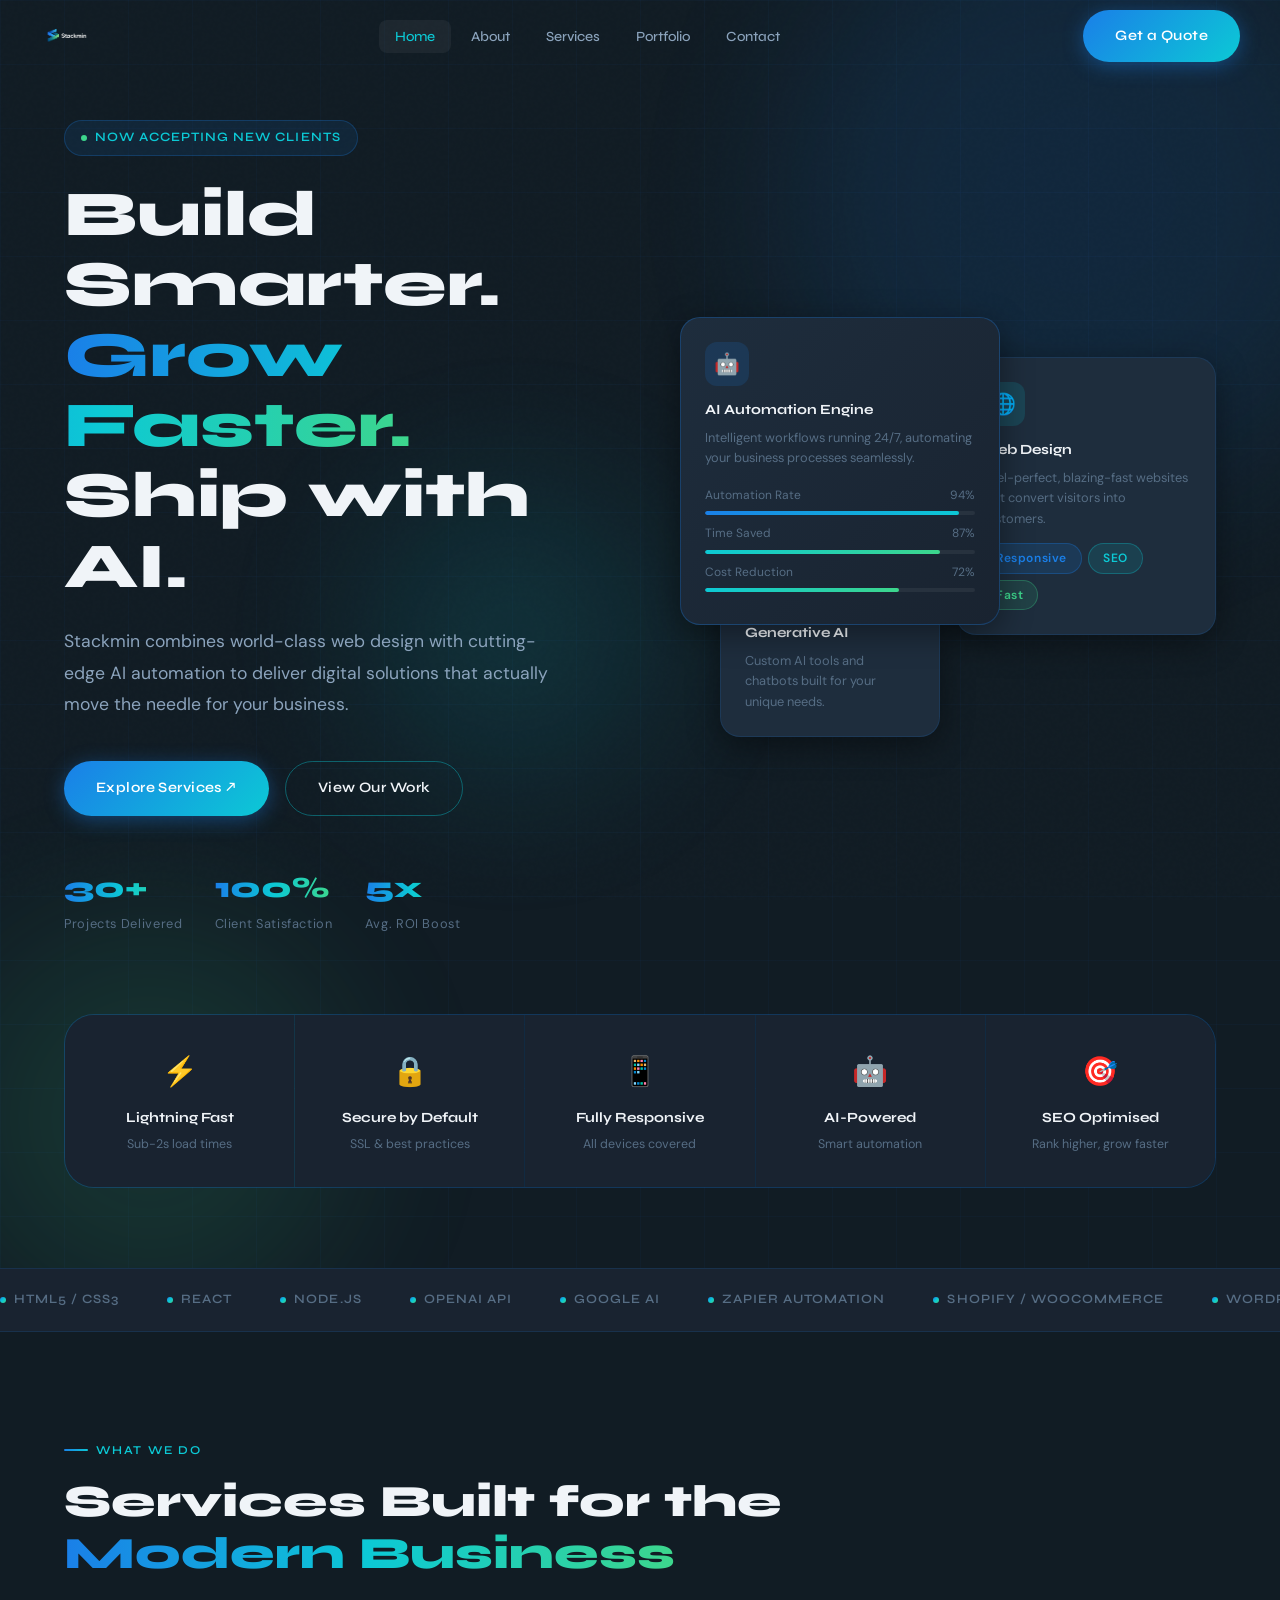
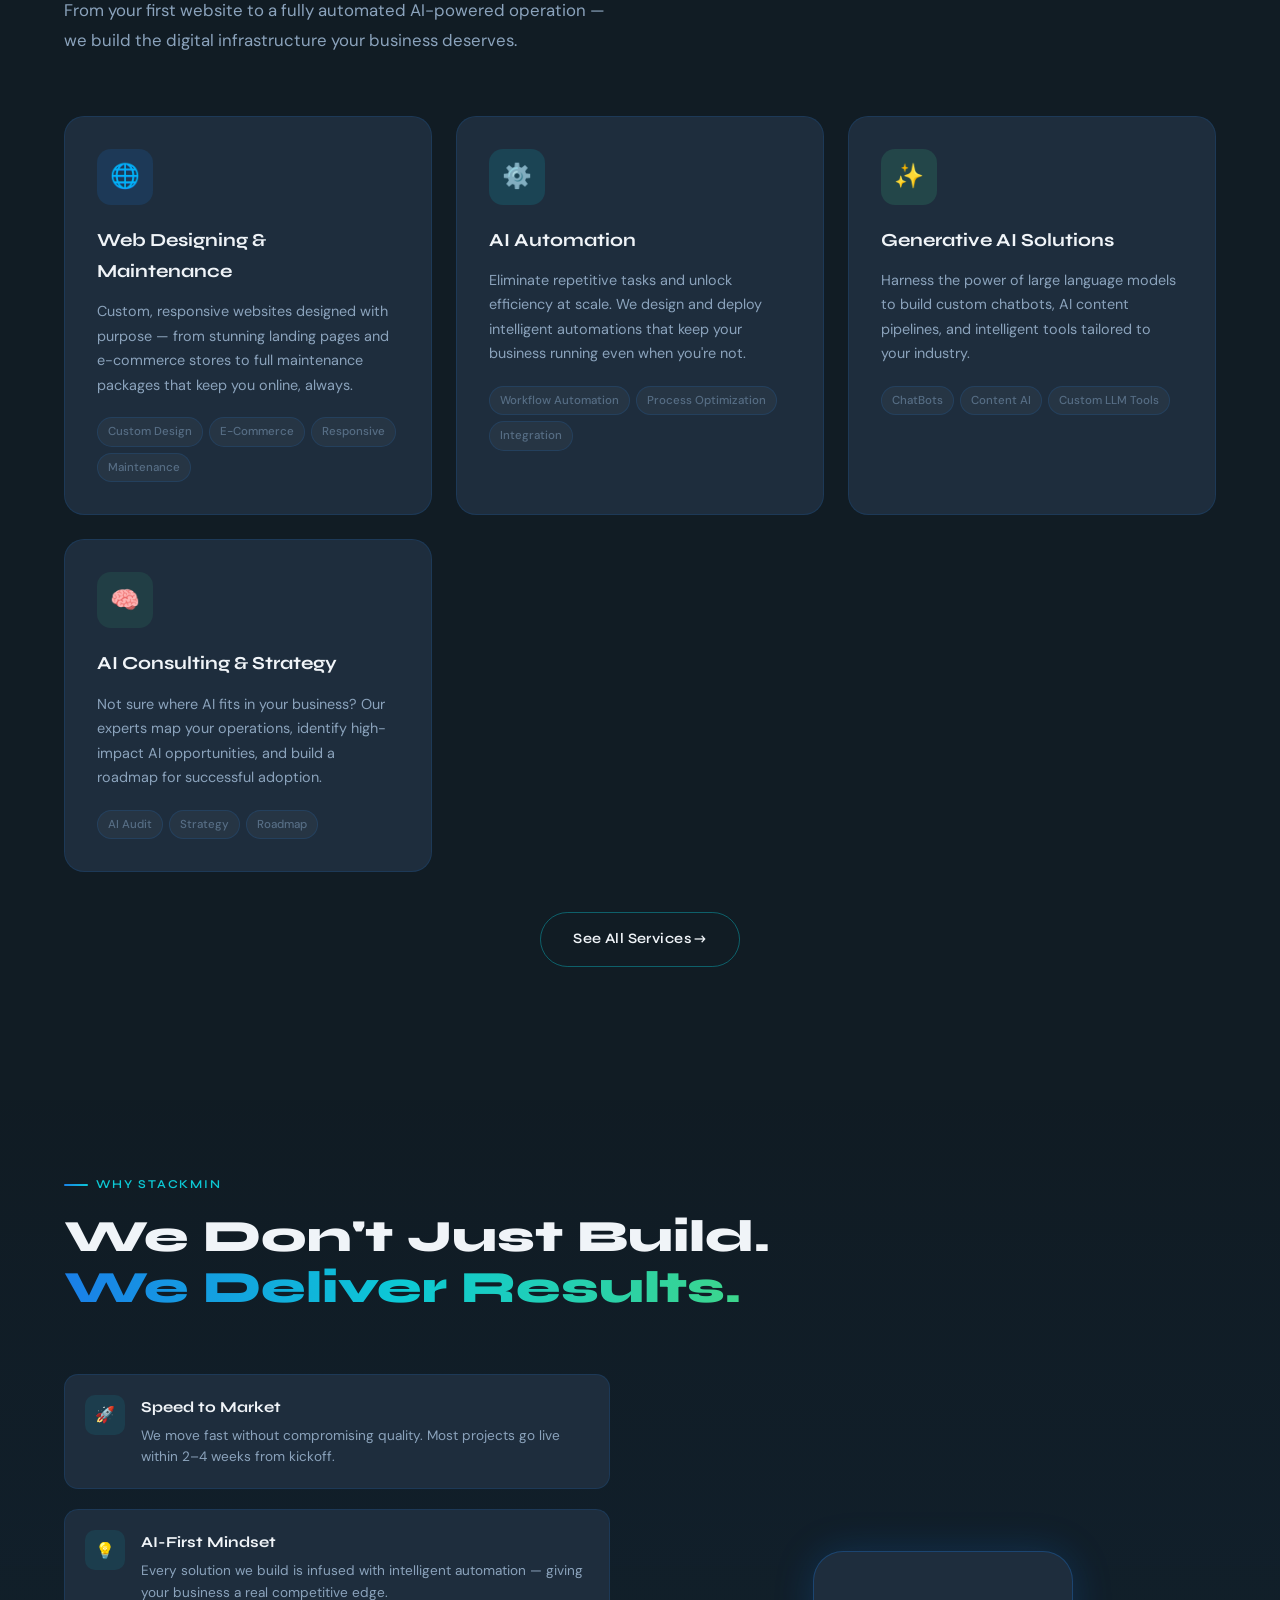
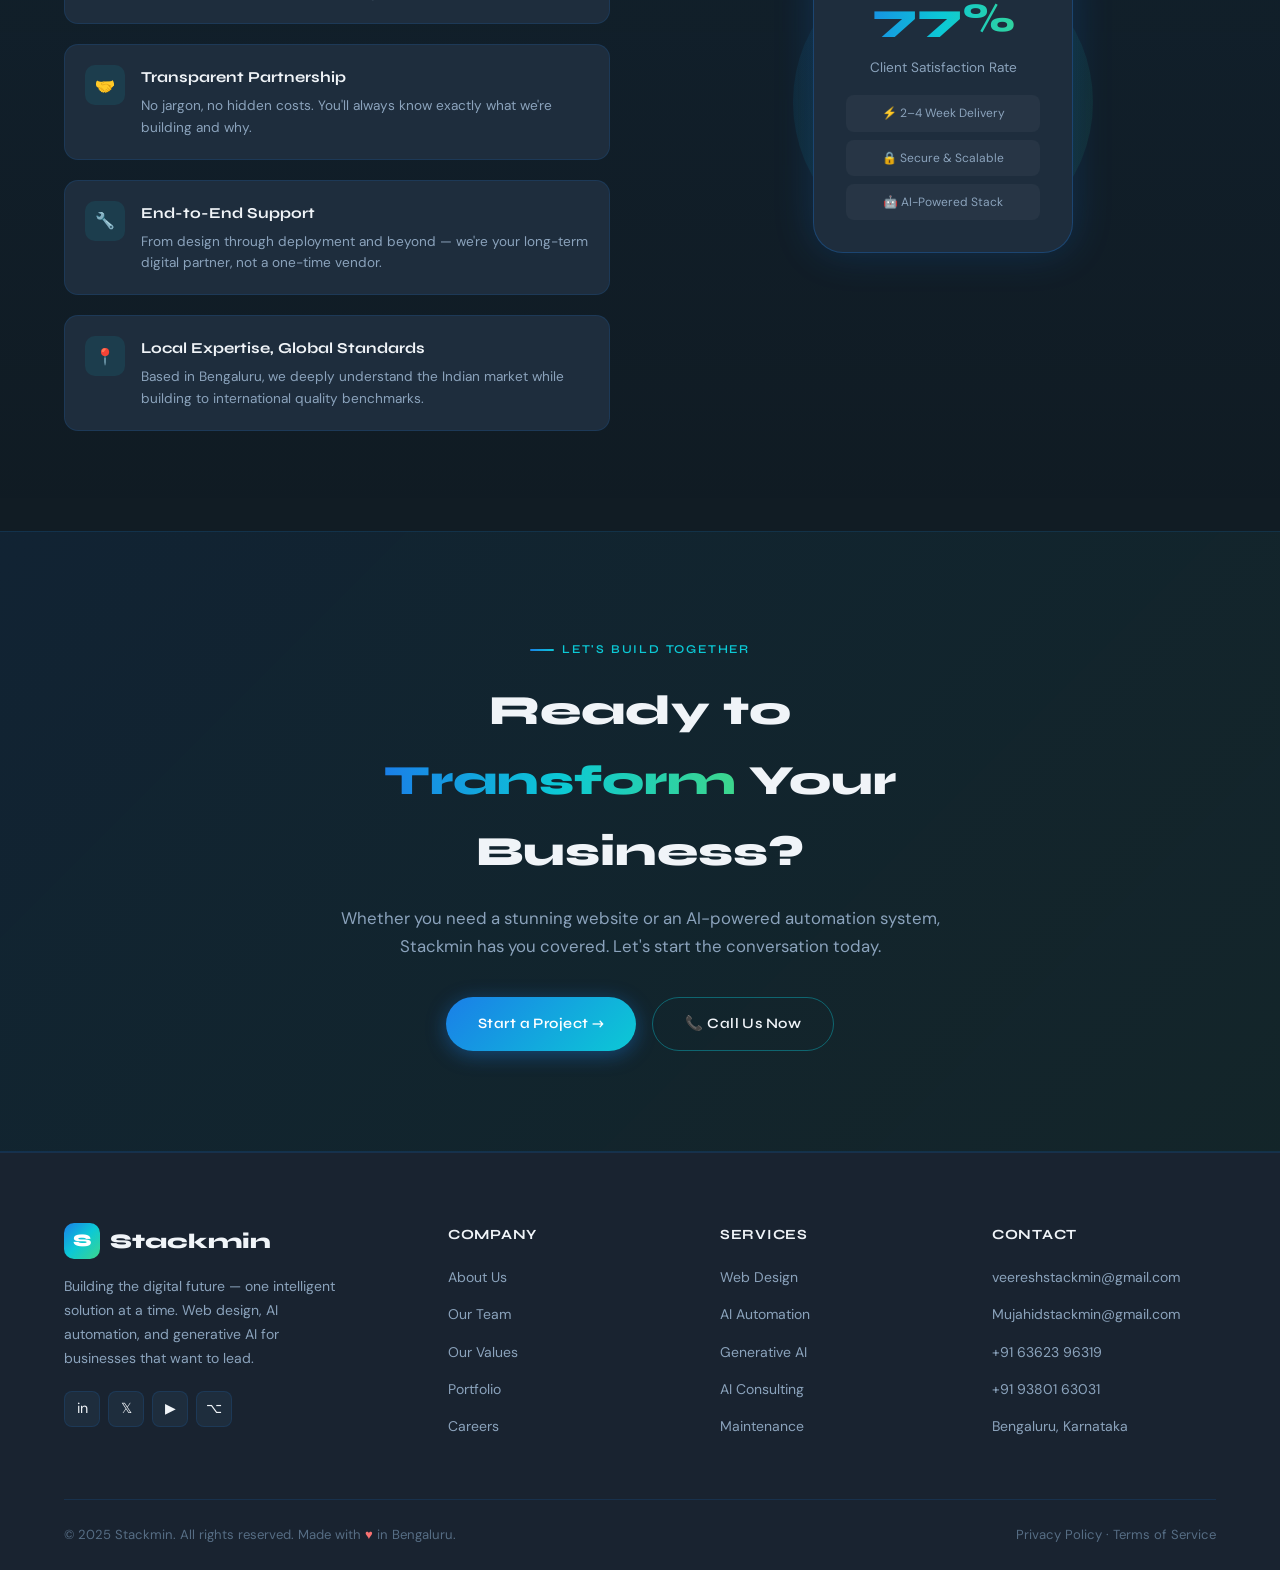
<file: index.html>
<!DOCTYPE html>
<html lang="en">
<head>
  <meta charset="UTF-8" />
  <meta name="viewport" content="width=device-width, initial-scale=1.0" />
  <title>Stackmin — Web Design & AI Solutions | Bengaluru</title>
  <meta name="description" content="Stackmin delivers cutting-edge web design, AI automation, and generative AI solutions for businesses in Bengaluru and beyond. Build smarter with us." />
  <meta name="keywords" content="web design Bengaluru, AI automation, generative AI, website development, Stackmin" />
  <meta property="og:title" content="Stackmin — Web Design & AI Solutions" />
  <meta property="og:description" content="Build smarter with Stackmin — custom web design, AI automation, and intelligent digital solutions." />
  <meta property="og:type" content="website" />
  <link rel="canonical" href="https://stackmin.com/" />
  <link rel="stylesheet" href="style.css" />
  <style>
    /* Home-specific extras */
    .tech-strip {
      background: var(--bg-secondary);
      border-top: 1px solid var(--border);
      border-bottom: 1px solid var(--border);
      padding: 20px 0;
      overflow: hidden;
    }
    .tech-strip-inner {
      display: flex;
      gap: 48px;
      align-items: center;
      animation: marquee 30s linear infinite;
      white-space: nowrap;
    }
    .tech-item {
      display: flex;
      align-items: center;
      gap: 8px;
      font-family: var(--ff-display);
      font-size: 0.8rem;
      font-weight: 600;
      color: var(--text-muted);
      letter-spacing: 0.08em;
      text-transform: uppercase;
    }
    .tech-item .dot { width: 6px; height: 6px; border-radius: 50%; background: var(--grad-main); flex-shrink: 0; }
    @keyframes marquee {
      from { transform: translateX(0); }
      to   { transform: translateX(-50%); }
    }

    .features-band {
      display: grid;
      grid-template-columns: repeat(auto-fit, minmax(200px, 1fr));
      gap: 1px;
      background: var(--border);
      border: 1px solid var(--border);
      border-radius: var(--radius-xl);
      overflow: hidden;
      margin-top: 80px;
    }
    .feat-item {
      background: var(--bg-secondary);
      padding: 32px 24px;
      text-align: center;
      transition: var(--transition);
    }
    .feat-item:hover { background: var(--bg-elevated); }
    .feat-icon { font-size: 1.8rem; margin-bottom: 10px; }
    .feat-item h4 {
      font-family: var(--ff-display);
      font-size: 0.875rem;
      font-weight: 700;
      color: var(--text-primary);
      margin-bottom: 4px;
    }
    .feat-item p { font-size: 0.78rem; color: var(--text-muted); }
  </style>
</head>
<body>

<!-- ── NAVBAR ── -->
<nav class="navbar" id="navbar">
  <div class="nav-inner">
    <a href="index.html" class="nav-logo">
      <img src="logo.png" alt="Stackmin" style="height: 50x; width: auto;" />
    </a>
    <ul class="nav-links">
      <li><a href="index.html" class="active">Home</a></li>
      <li><a href="about.html">About</a></li>
      <li><a href="services.html">Services</a></li>
      <li><a href="portfolio.html">Portfolio</a></li>
      <li><a href="contact.html">Contact</a></li>
    </ul>
    <div class="nav-cta">
      <a href="contact.html" class="btn btn-primary">Get a Quote</a>
      <button class="hamburger" id="hamburger" aria-label="Menu">
        <span></span><span></span><span></span>
      </button>
    </div>
  </div>
</nav>

<!-- Mobile Menu -->
<div class="mobile-menu" id="mobileMenu">
  <a href="index.html">Home</a>
  <a href="about.html">About</a>
  <a href="services.html">Services</a>
  <a href="portfolio.html">Portfolio</a>
  <a href="contact.html">Contact</a>
  <a href="contact.html" class="btn btn-primary" style="margin-top:16px;justify-content:center;">Get a Quote</a>
</div>

<!-- ── HERO ── -->
<section class="hero">
  <div class="hero-bg">
    <div class="orb orb-1"></div>
    <div class="orb orb-2"></div>
    <div class="orb orb-3"></div>
    <div class="hero-grid"></div>
  </div>
  <div class="container">
    <div class="hero-content">
      <div class="hero-text">
        <div class="hero-eyebrow fade-in">
          <span class="dot"></span>
          Now accepting new clients
        </div>
        <h1 class="hero-title fade-in-delay-1">
          Build Smarter.<br>
          <span class="grad-text">Grow Faster.</span><br>
          Ship with AI.
        </h1>
        <p class="hero-desc fade-in-delay-2">
          Stackmin combines world-class web design with cutting-edge AI automation to deliver digital solutions that actually move the needle for your business.
        </p>
        <div class="hero-actions fade-in-delay-3">
          <a href="services.html" class="btn btn-primary">Explore Services ↗</a>
          <a href="portfolio.html" class="btn btn-outline">View Our Work</a>
        </div>
        <div class="hero-stats fade-in-delay-3">
          <div class="stat">
            <span class="stat-num counter" data-target="30" data-suffix="+">0+</span>
            <span class="stat-label">Projects Delivered</span>
          </div>
          <div class="stat">
            <span class="stat-num counter" data-target="100" data-suffix="%">0%</span>
            <span class="stat-label">Client Satisfaction</span>
          </div>
          <div class="stat">
            <span class="stat-num counter" data-target="5" data-suffix="x">0x</span>
            <span class="stat-label">Avg. ROI Boost</span>
          </div>
        </div>
      </div>

      <!-- Hero Visual -->
      <div class="hero-visual">
        <div class="hero-card-stack">
          <div class="h-card h-card-main">
            <div class="card-icon-wrap icon-blue">🤖</div>
            <div class="card-title">AI Automation Engine</div>
            <div class="card-desc">Intelligent workflows running 24/7, automating your business processes seamlessly.</div>
            <div class="card-progress">
              <div class="progress-label"><span>Automation Rate</span><span>94%</span></div>
              <div class="progress-bar"><div class="progress-fill" data-width="94"></div></div>
              <div class="progress-label"><span>Time Saved</span><span>87%</span></div>
              <div class="progress-bar"><div class="progress-fill" data-width="87" style="background: var(--grad-green)"></div></div>
              <div class="progress-label"><span>Cost Reduction</span><span>72%</span></div>
              <div class="progress-bar"><div class="progress-fill" data-width="72" style="background: linear-gradient(90deg,var(--cyan),var(--green))"></div></div>
            </div>
          </div>
          <div class="h-card h-card-2">
            <div class="card-icon-wrap icon-cyan">🌐</div>
            <div class="card-title">Web Design</div>
            <div class="card-desc">Pixel-perfect, blazing-fast websites that convert visitors into customers.</div>
            <div style="margin-top:14px;display:flex;gap:6px;flex-wrap:wrap;">
              <span class="badge badge-blue">Responsive</span>
              <span class="badge badge-cyan">SEO</span>
              <span class="badge badge-green">Fast</span>
            </div>
          </div>
          <div class="h-card h-card-3">
            <div class="card-icon-wrap icon-green">✨</div>
            <div class="card-title">Generative AI</div>
            <div class="card-desc">Custom AI tools and chatbots built for your unique needs.</div>
          </div>
        </div>
      </div>
    </div>

    <!-- Features band -->
    <div class="features-band reveal">
      <div class="feat-item">
        <div class="feat-icon">⚡</div>
        <h4>Lightning Fast</h4>
        <p>Sub-2s load times</p>
      </div>
      <div class="feat-item">
        <div class="feat-icon">🔒</div>
        <h4>Secure by Default</h4>
        <p>SSL & best practices</p>
      </div>
      <div class="feat-item">
        <div class="feat-icon">📱</div>
        <h4>Fully Responsive</h4>
        <p>All devices covered</p>
      </div>
      <div class="feat-item">
        <div class="feat-icon">🤖</div>
        <h4>AI-Powered</h4>
        <p>Smart automation</p>
      </div>
      <div class="feat-item">
        <div class="feat-icon">🎯</div>
        <h4>SEO Optimised</h4>
        <p>Rank higher, grow faster</p>
      </div>
    </div>
  </div>
</section>

<!-- ── TECH STRIP ── -->
<div class="tech-strip">
  <div class="tech-strip-inner">
    <span class="tech-item"><span class="dot"></span>HTML5 / CSS3</span>
    <span class="tech-item"><span class="dot"></span>React</span>
    <span class="tech-item"><span class="dot"></span>Node.js</span>
    <span class="tech-item"><span class="dot"></span>OpenAI API</span>
    <span class="tech-item"><span class="dot"></span>Google AI</span>
    <span class="tech-item"><span class="dot"></span>Zapier Automation</span>
    <span class="tech-item"><span class="dot"></span>Shopify / WooCommerce</span>
    <span class="tech-item"><span class="dot"></span>WordPress</span>
    <span class="tech-item"><span class="dot"></span>Make / n8n</span>
    <span class="tech-item"><span class="dot"></span>Figma</span>
    <!-- Duplicate for seamless loop -->
    <span class="tech-item"><span class="dot"></span>HTML5 / CSS3</span>
    <span class="tech-item"><span class="dot"></span>React</span>
    <span class="tech-item"><span class="dot"></span>Node.js</span>
    <span class="tech-item"><span class="dot"></span>OpenAI API</span>
    <span class="tech-item"><span class="dot"></span>Google AI</span>
    <span class="tech-item"><span class="dot"></span>Zapier Automation</span>
    <span class="tech-item"><span class="dot"></span>Shopify / WooCommerce</span>
    <span class="tech-item"><span class="dot"></span>WordPress</span>
    <span class="tech-item"><span class="dot"></span>Make / n8n</span>
    <span class="tech-item"><span class="dot"></span>Figma</span>
  </div>
</div>

<!-- ── SERVICES OVERVIEW ── -->
<section class="section" id="services">
  <div class="container">
    <div class="reveal">
      <span class="section-label">What We Do</span>
      <h2 class="section-title">Services Built for the<br><span class="grad-text">Modern Business</span></h2>
      <p class="section-desc">From your first website to a fully automated AI-powered operation — we build the digital infrastructure your business deserves.</p>
    </div>
    <div class="services-grid">
      <div class="service-card reveal">
        <div class="service-icon icon-blue">🌐</div>
        <h3>Web Designing & Maintenance</h3>
        <p>Custom, responsive websites designed with purpose — from stunning landing pages and e-commerce stores to full maintenance packages that keep you online, always.</p>
        <div class="service-tags">
          <span class="tag">Custom Design</span>
          <span class="tag">E-Commerce</span>
          <span class="tag">Responsive</span>
          <span class="tag">Maintenance</span>
        </div>
      </div>
      <div class="service-card reveal">
        <div class="service-icon icon-cyan">⚙️</div>
        <h3>AI Automation</h3>
        <p>Eliminate repetitive tasks and unlock efficiency at scale. We design and deploy intelligent automations that keep your business running even when you're not.</p>
        <div class="service-tags">
          <span class="tag">Workflow Automation</span>
          <span class="tag">Process Optimization</span>
          <span class="tag">Integration</span>
        </div>
      </div>
      <div class="service-card reveal">
        <div class="service-icon icon-green">✨</div>
        <h3>Generative AI Solutions</h3>
        <p>Harness the power of large language models to build custom chatbots, AI content pipelines, and intelligent tools tailored to your industry.</p>
        <div class="service-tags">
          <span class="tag">ChatBots</span>
          <span class="tag">Content AI</span>
          <span class="tag">Custom LLM Tools</span>
        </div>
      </div>
      <div class="service-card reveal">
        <div class="service-icon" style="background:rgba(61,214,140,0.1)">🧠</div>
        <h3>AI Consulting & Strategy</h3>
        <p>Not sure where AI fits in your business? Our experts map your operations, identify high-impact AI opportunities, and build a roadmap for successful adoption.</p>
        <div class="service-tags">
          <span class="tag">AI Audit</span>
          <span class="tag">Strategy</span>
          <span class="tag">Roadmap</span>
        </div>
      </div>
    </div>
    <div style="text-align:center;margin-top:40px;" class="reveal">
      <a href="services.html" class="btn btn-outline">See All Services →</a>
    </div>
  </div>
</section>

<!-- ── WHY CHOOSE US ── -->
<section class="section" style="background:linear-gradient(180deg, transparent, rgba(26,127,232,0.03) 50%, transparent)">
  <div class="container">
    <div class="reveal">
      <span class="section-label">Why Stackmin</span>
      <h2 class="section-title">We Don't Just Build.<br><span class="grad-text">We Deliver Results.</span></h2>
    </div>
    <div class="why-grid">
      <div class="why-list">
        <div class="why-item reveal">
          <div class="wi-icon">🚀</div>
          <div>
            <h4>Speed to Market</h4>
            <p>We move fast without compromising quality. Most projects go live within 2–4 weeks from kickoff.</p>
          </div>
        </div>
        <div class="why-item reveal">
          <div class="wi-icon">💡</div>
          <div>
            <h4>AI-First Mindset</h4>
            <p>Every solution we build is infused with intelligent automation — giving your business a real competitive edge.</p>
          </div>
        </div>
        <div class="why-item reveal">
          <div class="wi-icon">🤝</div>
          <div>
            <h4>Transparent Partnership</h4>
            <p>No jargon, no hidden costs. You'll always know exactly what we're building and why.</p>
          </div>
        </div>
        <div class="why-item reveal">
          <div class="wi-icon">🔧</div>
          <div>
            <h4>End-to-End Support</h4>
            <p>From design through deployment and beyond — we're your long-term digital partner, not a one-time vendor.</p>
          </div>
        </div>
        <div class="why-item reveal">
          <div class="wi-icon">📍</div>
          <div>
            <h4>Local Expertise, Global Standards</h4>
            <p>Based in Bengaluru, we deeply understand the Indian market while building to international quality benchmarks.</p>
          </div>
        </div>
      </div>
      <div class="why-visual">
        <div class="why-orb"></div>
        <div class="why-orb why-orb-2"></div>
        <div class="why-center">
          <h3 class="counter" data-target="100" data-suffix="%">0%</h3>
          <p>Client Satisfaction Rate</p>
          <div style="margin-top:16px;display:flex;flex-direction:column;gap:8px;">
            <div style="background:rgba(255,255,255,0.04);border-radius:8px;padding:8px 12px;font-size:0.75rem;color:var(--text-secondary);">⚡ 2–4 Week Delivery</div>
            <div style="background:rgba(255,255,255,0.04);border-radius:8px;padding:8px 12px;font-size:0.75rem;color:var(--text-secondary);">🔒 Secure & Scalable</div>
            <div style="background:rgba(255,255,255,0.04);border-radius:8px;padding:8px 12px;font-size:0.75rem;color:var(--text-secondary);">🤖 AI-Powered Stack</div>
          </div>
        </div>
      </div>
    </div>
  </div>
</section>

<!-- ── CTA ── -->
<section class="section cta-section">
  <div class="container">
    <div class="cta-inner reveal">
      <span class="section-label" style="justify-content:center;">Let's Build Together</span>
      <h2 class="cta-title">Ready to <span class="grad-text">Transform</span> Your Business?</h2>
      <p class="cta-desc">Whether you need a stunning website or an AI-powered automation system, Stackmin has you covered. Let's start the conversation today.</p>
      <div class="cta-actions">
        <a href="contact.html" class="btn btn-primary">Start a Project →</a>
        <a href="tel:6362396319" class="btn btn-outline">📞 Call Us Now</a>
      </div>
    </div>
  </div>
</section>

<!-- ── FOOTER ── -->
<footer>
  <div class="container">
    <div class="footer-grid">
      <div class="footer-brand">
        <div class="logo-row">
          <div class="logo-icon">S</div>
          <span class="brand-name">Stackmin</span>
        </div>
        <p class="footer-tagline">Building the digital future — one intelligent solution at a time. Web design, AI automation, and generative AI for businesses that want to lead.</p>
        <div class="social-links">
          <a href="#" class="social-link" aria-label="LinkedIn">in</a>
          <a href="#" class="social-link" aria-label="Twitter">𝕏</a>
          <a href="#" class="social-link" aria-label="Instagram">▶</a>
          <a href="#" class="social-link" aria-label="GitHub">⌥</a>
        </div>
      </div>
      <div class="footer-col">
        <h4>Company</h4>
        <ul>
          <li><a href="about.html">About Us</a></li>
          <li><a href="about.html#team">Our Team</a></li>
          <li><a href="about.html#values">Our Values</a></li>
          <li><a href="portfolio.html">Portfolio</a></li>
          <li><a href="contact.html">Careers</a></li>
        </ul>
      </div>
      <div class="footer-col">
        <h4>Services</h4>
        <ul>
          <li><a href="services.html#web">Web Design</a></li>
          <li><a href="services.html#automation">AI Automation</a></li>
          <li><a href="services.html#genai">Generative AI</a></li>
          <li><a href="services.html#consulting">AI Consulting</a></li>
          <li><a href="services.html#maintenance">Maintenance</a></li>
        </ul>
      </div>
      <div class="footer-col">
        <h4>Contact</h4>
        <ul>
          <li><a href="mailto:veereshstackmin@gmail.com">veereshstackmin@gmail.com</a></li>
          <li><a href="mailto:Mujahidstackmin@gmail.com">Mujahidstackmin@gmail.com</a></li>
          <li><a href="tel:6362396319">+91 63623 96319</a></li>
          <li><a href="tel:9380163031">+91 93801 63031</a></li>
          <li><a href="#">Bengaluru, Karnataka</a></li>
        </ul>
      </div>
    </div>
    <div class="footer-bottom">
      <p>© 2025 Stackmin. All rights reserved. Made with <span>♥</span> in Bengaluru.</p>
      <p><a href="#" style="color:var(--text-muted);transition:var(--transition);" onmouseover="this.style.color='var(--cyan)'" onmouseout="this.style.color='var(--text-muted)'">Privacy Policy</a> · <a href="#" style="color:var(--text-muted);transition:var(--transition);" onmouseover="this.style.color='var(--cyan)'" onmouseout="this.style.color='var(--text-muted)'">Terms of Service</a></p>
    </div>
  </div>
</footer>

<script src="main.js"></script>
</body>
</html>
</file>
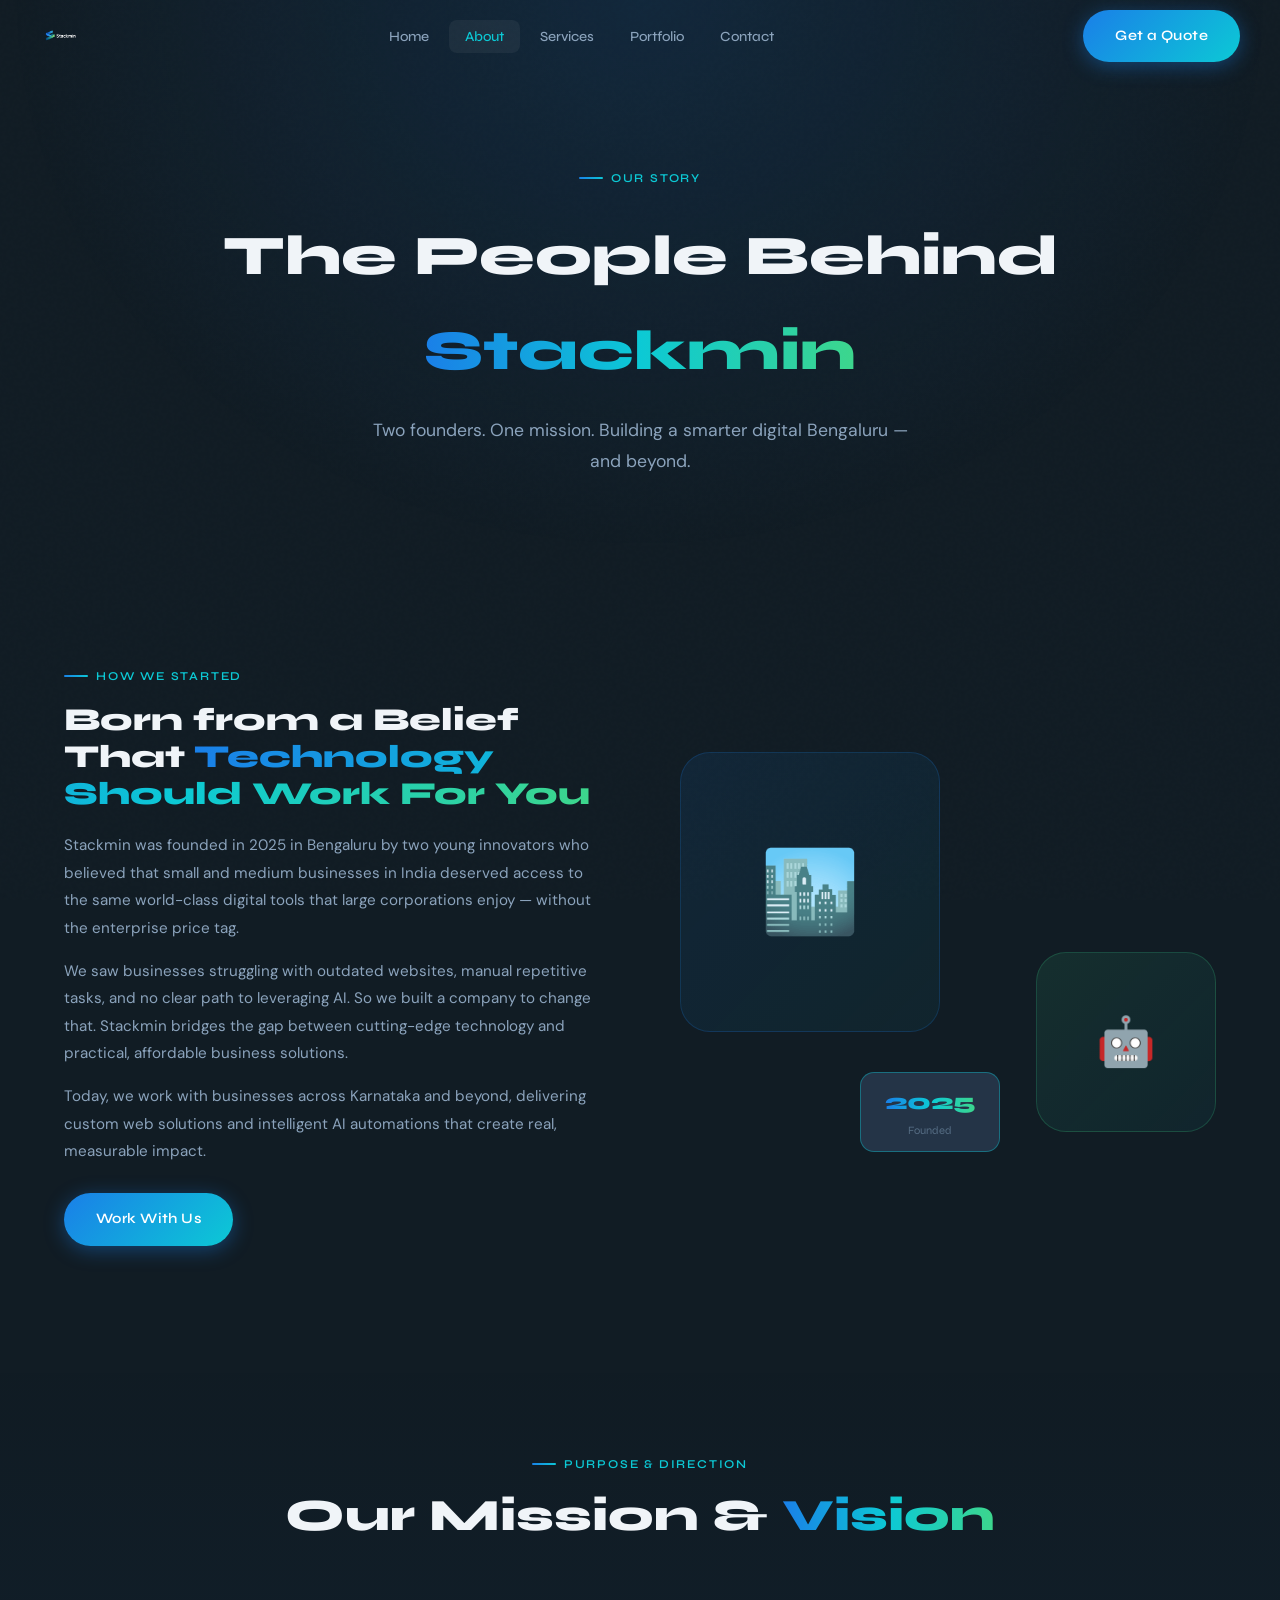
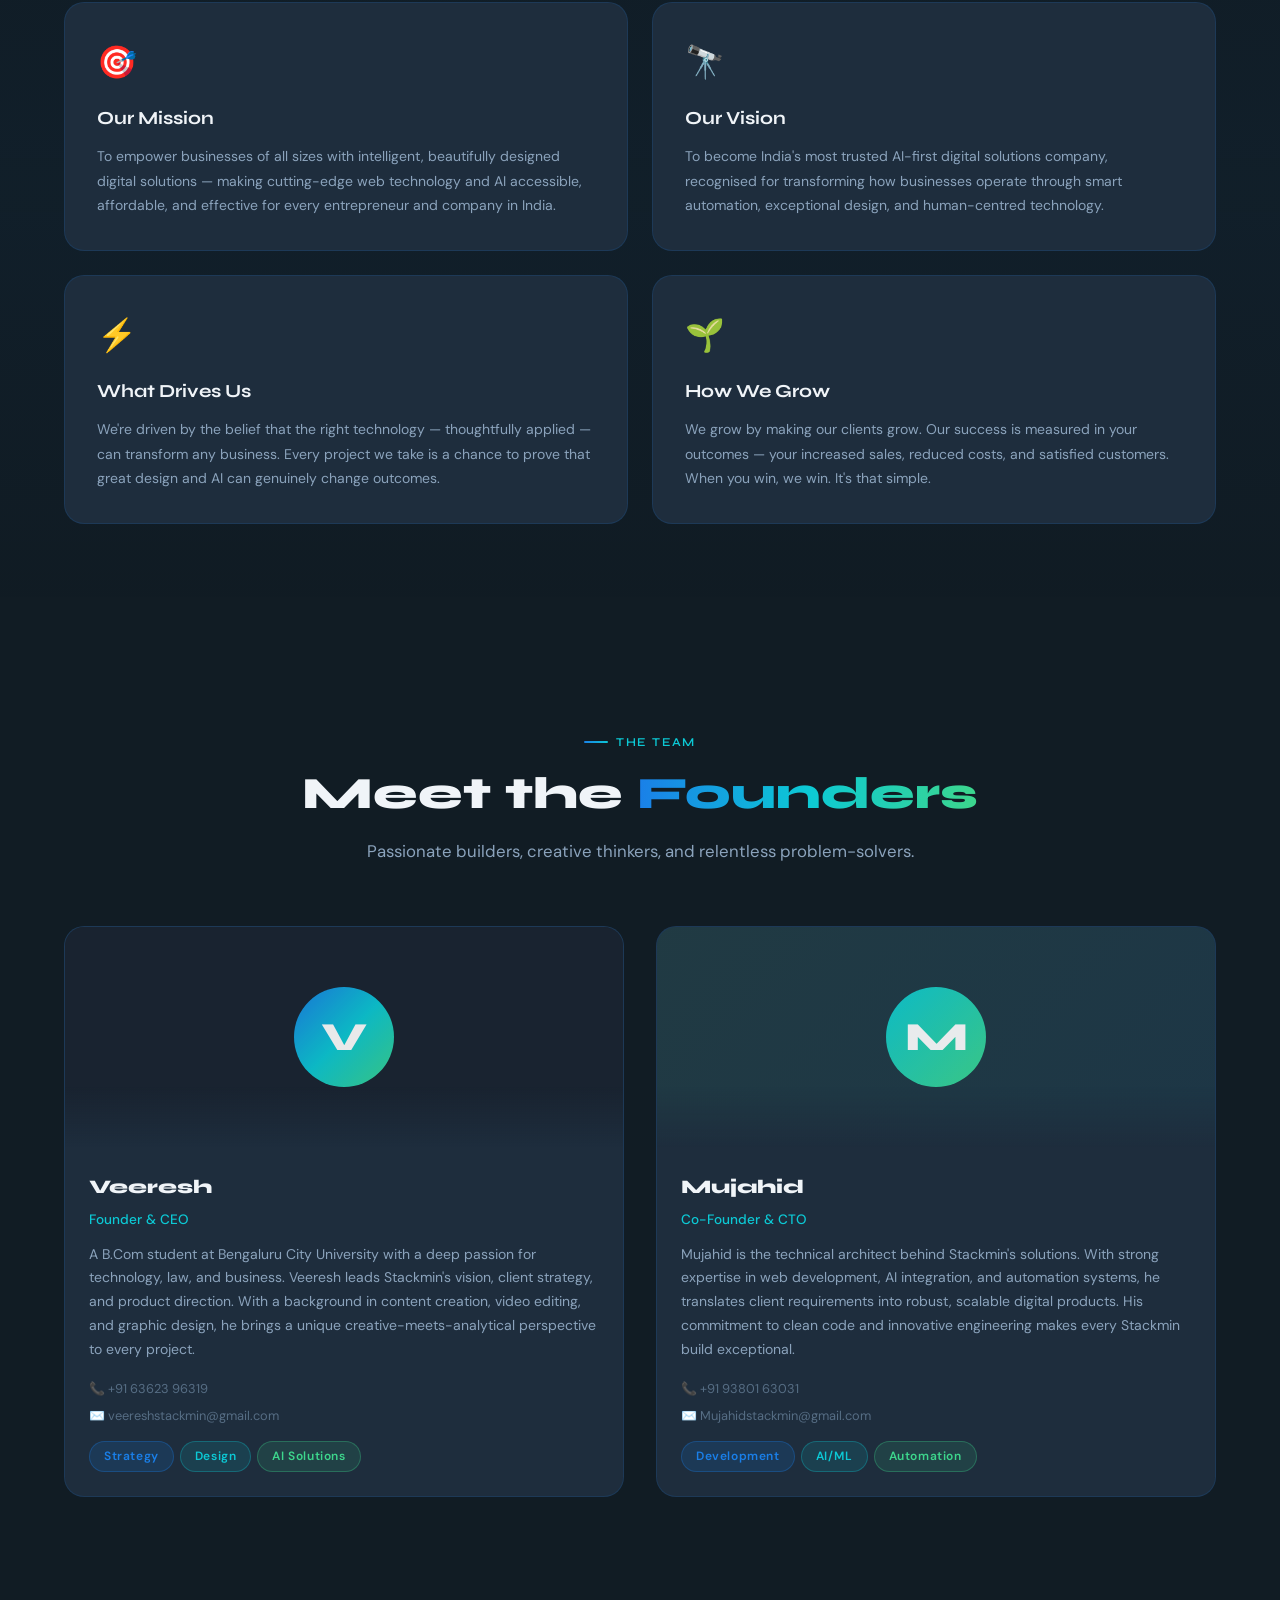
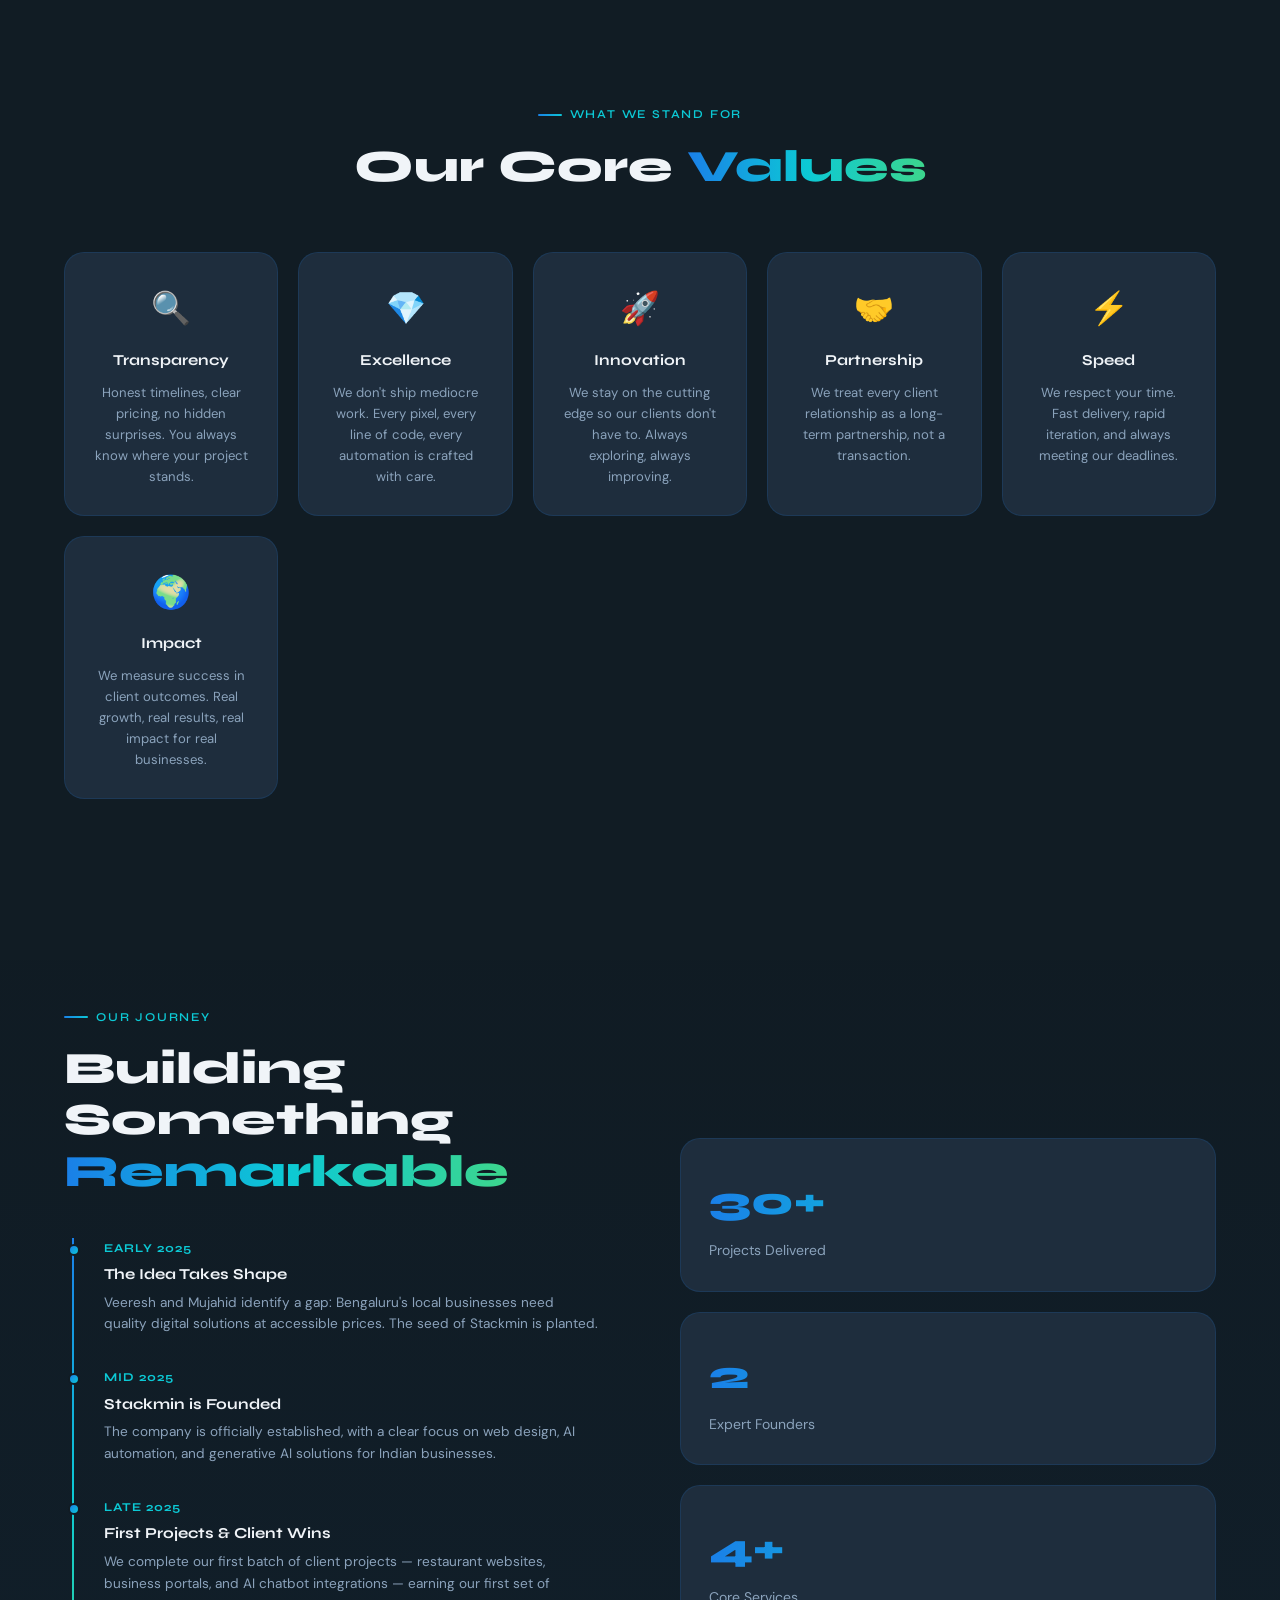
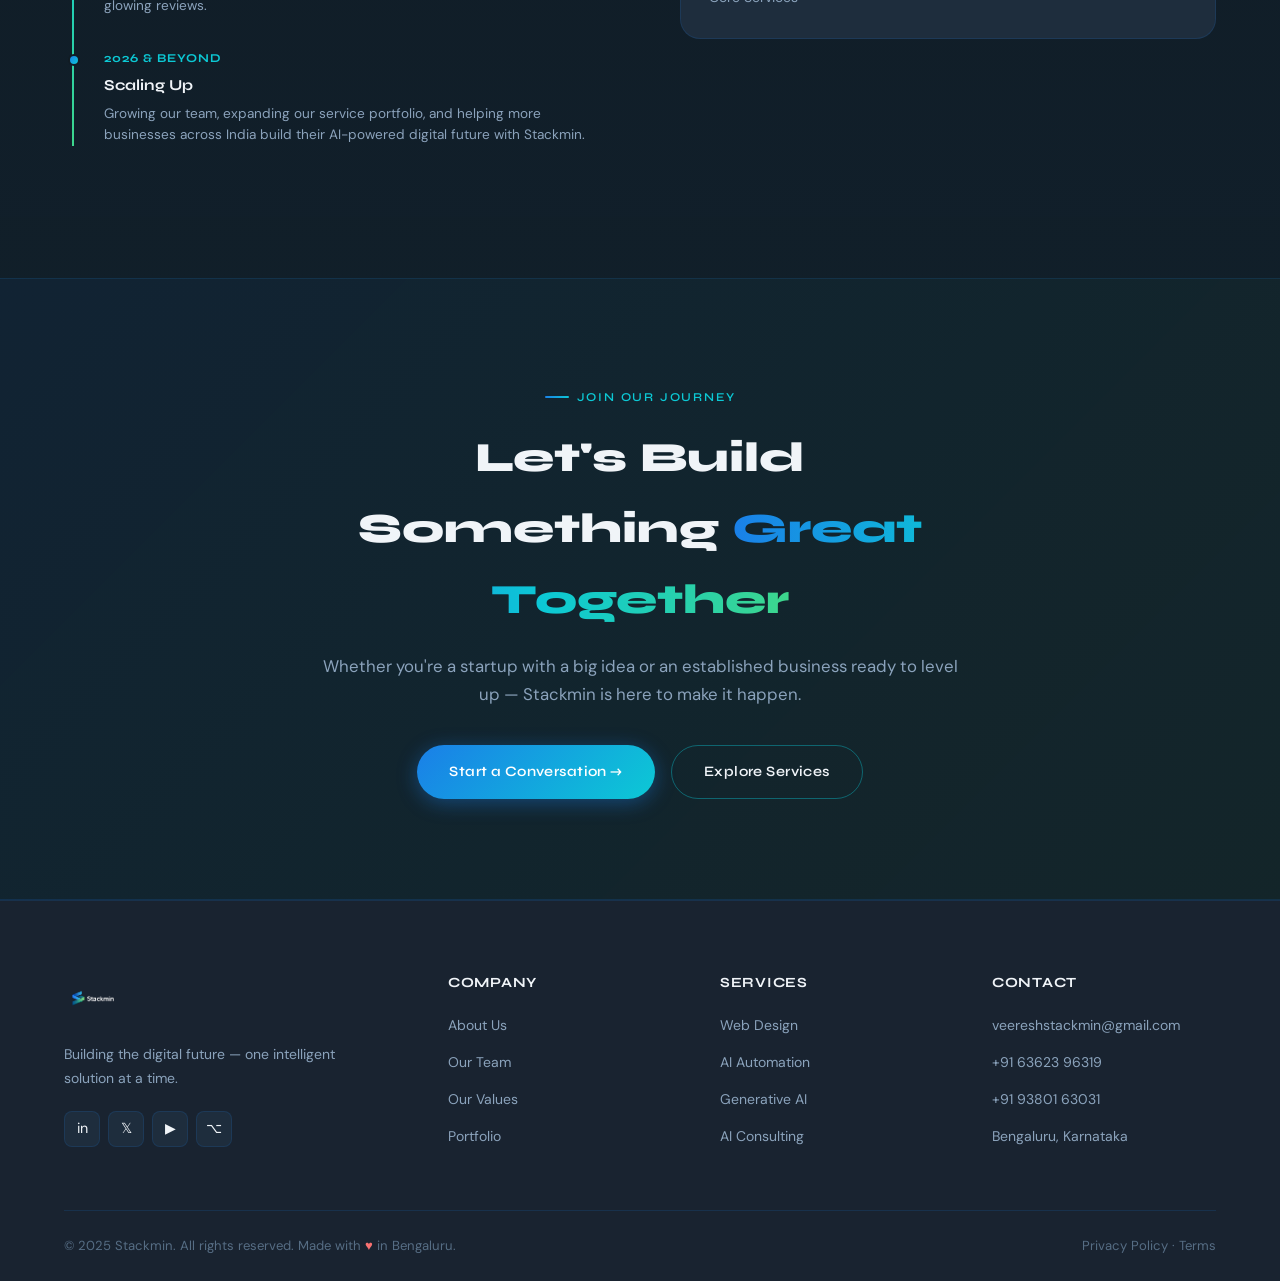
<file: about.html>
<!DOCTYPE html>
<html lang="en">
<head>
  <meta charset="UTF-8" />
  <meta name="viewport" content="width=device-width, initial-scale=1.0" />
  <title>About Us — Stackmin | Our Story & Team</title>
  <meta name="description" content="Meet the team behind Stackmin — a Bengaluru-based web design and AI solutions startup founded by Veeresh and Mujahid." />
  <link rel="stylesheet" href="style.css" />
  <style>
    .timeline {
      position: relative;
      padding-left: 40px;
      margin-top: 40px;
    }
    .timeline::before {
      content: '';
      position: absolute;
      left: 8px; top: 0; bottom: 0;
      width: 2px;
      background: linear-gradient(var(--blue), var(--cyan), var(--green));
    }
    .timeline-item {
      position: relative;
      margin-bottom: 32px;
    }
    .timeline-item::before {
      content: '';
      position: absolute;
      left: -36px; top: 6px;
      width: 12px; height: 12px;
      border-radius: 50%;
      background: var(--grad-blue);
      border: 2px solid var(--bg-primary);
    }
    .timeline-item .t-date {
      font-family: var(--ff-display);
      font-size: 0.75rem;
      font-weight: 700;
      color: var(--cyan);
      letter-spacing: 0.08em;
      text-transform: uppercase;
      margin-bottom: 4px;
    }
    .timeline-item h4 {
      font-family: var(--ff-display);
      font-size: 0.95rem;
      font-weight: 700;
      color: var(--text-primary);
      margin-bottom: 4px;
    }
    .timeline-item p {
      font-size: 0.85rem;
      color: var(--text-secondary);
      line-height: 1.6;
    }

    .about-intro {
      display: grid;
      grid-template-columns: 1fr 1fr;
      gap: 80px;
      align-items: center;
    }
    .about-visual-wrap {
      position: relative;
      height: 400px;
    }
    .about-bg-card {
      position: absolute;
      background: var(--bg-card);
      border: 1px solid var(--border);
      border-radius: var(--radius-xl);
    }
    .avc1 { width: 260px; height: 280px; top: 0; left: 0; z-index: 1;
      background: linear-gradient(135deg, rgba(26,127,232,0.1), rgba(12,201,213,0.05));
      border-color: rgba(26,127,232,0.2);
      display: flex; align-items: center; justify-content: center; font-size: 5rem; }
    .avc2 { width: 180px; height: 180px; bottom: 20px; right: 0; z-index: 2;
      background: linear-gradient(135deg, rgba(61,214,140,0.1), rgba(12,201,213,0.05));
      border-color: rgba(61,214,140,0.2);
      display: flex; align-items: center; justify-content: center; font-size: 3rem; }
    .avc3 {
      position: absolute;
      bottom: 0; left: 180px;
      width: 140px; height: 80px; z-index: 3;
      background: var(--bg-elevated);
      border-color: var(--border-hover);
      display: flex; flex-direction: column; align-items: center; justify-content: center;
      border-radius: var(--radius-md);
      font-family: var(--ff-display);
    }
    .avc3 span:first-child { font-size: 1.4rem; font-weight: 800; background: var(--grad-text); -webkit-background-clip: text; -webkit-text-fill-color: transparent; background-clip: text; }
    .avc3 span:last-child { font-size: 0.7rem; color: var(--text-muted); }

    @media (max-width: 900px) {
      .about-intro { grid-template-columns: 1fr; }
      .about-visual-wrap { display: none; }
    }
  </style>
</head>
<body>

<!-- ── NAVBAR ── -->
<nav class="navbar" id="navbar">
  <div class="nav-inner">
    <a href="index.html" class="nav-logo">
      <img src="logo.png" alt="Stackmin" style="height: 40px; width: auto;" />
    </a>
    <ul class="nav-links">
      <li><a href="index.html">Home</a></li>
      <li><a href="about.html" class="active">About</a></li>
      <li><a href="services.html">Services</a></li>
      <li><a href="portfolio.html">Portfolio</a></li>
      <li><a href="contact.html">Contact</a></li>
    </ul>
    <div class="nav-cta">
      <a href="contact.html" class="btn btn-primary">Get a Quote</a>
      <button class="hamburger" id="hamburger" aria-label="Menu">
        <span></span><span></span><span></span>
      </button>
    </div>
  </div>
</nav>
<div class="mobile-menu" id="mobileMenu">
  <a href="index.html">Home</a>
  <a href="about.html">About</a>
  <a href="services.html">Services</a>
  <a href="portfolio.html">Portfolio</a>
  <a href="contact.html">Contact</a>
  <a href="contact.html" class="btn btn-primary" style="margin-top:16px;justify-content:center;">Get a Quote</a>
</div>

<!-- ── PAGE HERO ── -->
<div class="page-hero">
  <div class="page-hero-bg"></div>
  <div class="container">
    <span class="section-label" style="justify-content:center;margin-bottom:20px;">Our Story</span>
    <h1 class="fade-in">The People Behind <span class="grad-text">Stackmin</span></h1>
    <p class="fade-in-delay-1">Two founders. One mission. Building a smarter digital Bengaluru — and beyond.</p>
  </div>
</div>

<!-- ── COMPANY STORY ── -->
<section class="section">
  <div class="container">
    <div class="about-intro">
      <div class="story-text reveal">
        <span class="section-label">How We Started</span>
        <h2 class="section-title">Born from a Belief That <span class="grad-text">Technology Should Work For You</span></h2>
        <p>Stackmin was founded in 2025 in Bengaluru by two young innovators who believed that small and medium businesses in India deserved access to the same world-class digital tools that large corporations enjoy — without the enterprise price tag.</p>
        <p>We saw businesses struggling with outdated websites, manual repetitive tasks, and no clear path to leveraging AI. So we built a company to change that. Stackmin bridges the gap between cutting-edge technology and practical, affordable business solutions.</p>
        <p>Today, we work with businesses across Karnataka and beyond, delivering custom web solutions and intelligent AI automations that create real, measurable impact.</p>
        <div style="margin-top:28px;">
          <a href="contact.html" class="btn btn-primary">Work With Us</a>
        </div>
      </div>
      <div class="about-visual-wrap">
        <div class="about-bg-card avc1">🏙️</div>
        <div class="about-bg-card avc2">🤖</div>
        <div class="about-bg-card avc3">
          <span>2025</span>
          <span>Founded</span>
        </div>
      </div>
    </div>
  </div>
</section>

<!-- ── MISSION & VISION ── -->
<section class="section" style="background:linear-gradient(180deg,transparent,rgba(26,127,232,0.03) 50%,transparent)">
  <div class="container">
    <div class="reveal" style="text-align:center;margin-bottom:0;">
      <span class="section-label" style="justify-content:center;">Purpose & Direction</span>
      <h2 class="section-title" style="text-align:center;">Our Mission & <span class="grad-text">Vision</span></h2>
    </div>
    <div class="mission-grid">
      <div class="mission-card reveal">
        <div class="mission-icon">🎯</div>
        <h3>Our Mission</h3>
        <p>To empower businesses of all sizes with intelligent, beautifully designed digital solutions — making cutting-edge web technology and AI accessible, affordable, and effective for every entrepreneur and company in India.</p>
      </div>
      <div class="mission-card reveal">
        <div class="mission-icon">🔭</div>
        <h3>Our Vision</h3>
        <p>To become India's most trusted AI-first digital solutions company, recognised for transforming how businesses operate through smart automation, exceptional design, and human-centred technology.</p>
      </div>
      <div class="mission-card reveal">
        <div class="mission-icon">⚡</div>
        <h3>What Drives Us</h3>
        <p>We're driven by the belief that the right technology — thoughtfully applied — can transform any business. Every project we take is a chance to prove that great design and AI can genuinely change outcomes.</p>
      </div>
      <div class="mission-card reveal">
        <div class="mission-icon">🌱</div>
        <h3>How We Grow</h3>
        <p>We grow by making our clients grow. Our success is measured in your outcomes — your increased sales, reduced costs, and satisfied customers. When you win, we win. It's that simple.</p>
      </div>
    </div>
  </div>
</section>

<!-- ── TEAM ── -->
<section class="section" id="team">
  <div class="container">
    <div class="reveal" style="text-align:center;">
      <span class="section-label" style="justify-content:center;">The Team</span>
      <h2 class="section-title" style="text-align:center;">Meet the <span class="grad-text">Founders</span></h2>
      <p class="section-desc" style="margin:0 auto;text-align:center;">Passionate builders, creative thinkers, and relentless problem-solvers.</p>
    </div>
    <div class="team-grid">
      <!-- Veeresh -->
      <div class="team-card reveal">
        <div class="team-photo">
          <div class="team-photo-placeholder">V</div>
        </div>
        <div class="team-info">
          <div class="team-name">Veeresh</div>
          <div class="team-role">Founder & CEO</div>
          <div class="team-bio">
            A B.Com student at Bengaluru City University with a deep passion for technology, law, and business. Veeresh leads Stackmin's vision, client strategy, and product direction. With a background in content creation, video editing, and graphic design, he brings a unique creative-meets-analytical perspective to every project.
          </div>
          <div class="team-contact">
            <a href="tel:6362396319">📞 +91 63623 96319</a>
            <a href="mailto:veereshstackmin@gmail.com">✉️ veereshstackmin@gmail.com</a>
          </div>
          <div style="margin-top:14px;display:flex;gap:6px;flex-wrap:wrap;">
            <span class="badge badge-blue">Strategy</span>
            <span class="badge badge-cyan">Design</span>
            <span class="badge badge-green">AI Solutions</span>
          </div>
        </div>
      </div>

      <!-- Mujahid -->
      <div class="team-card reveal">
        <div class="team-photo" style="background:linear-gradient(135deg,rgba(61,214,140,0.08),rgba(12,201,213,0.06))">
          <div class="team-photo-placeholder" style="background:var(--grad-green)">M</div>
        </div>
        <div class="team-info">
          <div class="team-name">Mujahid</div>
          <div class="team-role">Co-Founder & CTO</div>
          <div class="team-bio">
            Mujahid is the technical architect behind Stackmin's solutions. With strong expertise in web development, AI integration, and automation systems, he translates client requirements into robust, scalable digital products. His commitment to clean code and innovative engineering makes every Stackmin build exceptional.
          </div>
          <div class="team-contact">
            <a href="tel:9380163031">📞 +91 93801 63031</a>
            <a href="mailto:Mujahidstackmin@gmail.com">✉️ Mujahidstackmin@gmail.com</a>
          </div>
          <div style="margin-top:14px;display:flex;gap:6px;flex-wrap:wrap;">
            <span class="badge badge-blue">Development</span>
            <span class="badge badge-cyan">AI/ML</span>
            <span class="badge badge-green">Automation</span>
          </div>
        </div>
      </div>
    </div>
  </div>
</section>

<!-- ── VALUES ── -->
<section class="section" id="values">
  <div class="container">
    <div class="reveal" style="text-align:center;">
      <span class="section-label" style="justify-content:center;">What We Stand For</span>
      <h2 class="section-title" style="text-align:center;">Our Core <span class="grad-text">Values</span></h2>
    </div>
    <div class="values-grid">
      <div class="value-card reveal">
        <div class="value-icon">🔍</div>
        <h4>Transparency</h4>
        <p>Honest timelines, clear pricing, no hidden surprises. You always know where your project stands.</p>
      </div>
      <div class="value-card reveal">
        <div class="value-icon">💎</div>
        <h4>Excellence</h4>
        <p>We don't ship mediocre work. Every pixel, every line of code, every automation is crafted with care.</p>
      </div>
      <div class="value-card reveal">
        <div class="value-icon">🚀</div>
        <h4>Innovation</h4>
        <p>We stay on the cutting edge so our clients don't have to. Always exploring, always improving.</p>
      </div>
      <div class="value-card reveal">
        <div class="value-icon">🤝</div>
        <h4>Partnership</h4>
        <p>We treat every client relationship as a long-term partnership, not a transaction.</p>
      </div>
      <div class="value-card reveal">
        <div class="value-icon">⚡</div>
        <h4>Speed</h4>
        <p>We respect your time. Fast delivery, rapid iteration, and always meeting our deadlines.</p>
      </div>
      <div class="value-card reveal">
        <div class="value-icon">🌍</div>
        <h4>Impact</h4>
        <p>We measure success in client outcomes. Real growth, real results, real impact for real businesses.</p>
      </div>
    </div>
  </div>
</section>

<!-- ── JOURNEY TIMELINE ── -->
<section class="section" style="background:linear-gradient(180deg,transparent,rgba(26,127,232,0.03))">
  <div class="container">
    <div class="story-grid">
      <div class="reveal">
        <span class="section-label">Our Journey</span>
        <h2 class="section-title">Building Something <span class="grad-text">Remarkable</span></h2>
        <div class="timeline">
          <div class="timeline-item">
            <div class="t-date">Early 2025</div>
            <h4>The Idea Takes Shape</h4>
            <p>Veeresh and Mujahid identify a gap: Bengaluru's local businesses need quality digital solutions at accessible prices. The seed of Stackmin is planted.</p>
          </div>
          <div class="timeline-item">
            <div class="t-date">Mid 2025</div>
            <h4>Stackmin is Founded</h4>
            <p>The company is officially established, with a clear focus on web design, AI automation, and generative AI solutions for Indian businesses.</p>
          </div>
          <div class="timeline-item">
            <div class="t-date">Late 2025</div>
            <h4>First Projects & Client Wins</h4>
            <p>We complete our first batch of client projects — restaurant websites, business portals, and AI chatbot integrations — earning our first set of glowing reviews.</p>
          </div>
          <div class="timeline-item">
            <div class="t-date">2026 & Beyond</div>
            <h4>Scaling Up</h4>
            <p>Growing our team, expanding our service portfolio, and helping more businesses across India build their AI-powered digital future with Stackmin.</p>
          </div>
        </div>
      </div>
      <div style="display:flex;flex-direction:column;gap:20px;justify-content:center;" class="reveal">
        <div style="background:var(--bg-card);border:1px solid var(--border);border-radius:var(--radius-lg);padding:28px;">
          <div style="font-family:var(--ff-display);font-size:2.5rem;font-weight:800;background:var(--grad-text);-webkit-background-clip:text;-webkit-text-fill-color:transparent;background-clip:text;">30+</div>
          <div style="font-size:0.875rem;color:var(--text-secondary);margin-top:4px;">Projects Delivered</div>
        </div>
        <div style="background:var(--bg-card);border:1px solid var(--border);border-radius:var(--radius-lg);padding:28px;">
          <div style="font-family:var(--ff-display);font-size:2.5rem;font-weight:800;background:var(--grad-text);-webkit-background-clip:text;-webkit-text-fill-color:transparent;background-clip:text;">2</div>
          <div style="font-size:0.875rem;color:var(--text-secondary);margin-top:4px;">Expert Founders</div>
        </div>
        <div style="background:var(--bg-card);border:1px solid var(--border);border-radius:var(--radius-lg);padding:28px;">
          <div style="font-family:var(--ff-display);font-size:2.5rem;font-weight:800;background:var(--grad-text);-webkit-background-clip:text;-webkit-text-fill-color:transparent;background-clip:text;">4+</div>
          <div style="font-size:0.875rem;color:var(--text-secondary);margin-top:4px;">Core Services</div>
        </div>
      </div>
    </div>
  </div>
</section>

<!-- ── CTA ── -->
<section class="section cta-section">
  <div class="container">
    <div class="cta-inner reveal">
      <span class="section-label" style="justify-content:center;">Join Our Journey</span>
      <h2 class="cta-title">Let's Build Something <span class="grad-text">Great Together</span></h2>
      <p class="cta-desc">Whether you're a startup with a big idea or an established business ready to level up — Stackmin is here to make it happen.</p>
      <div class="cta-actions">
        <a href="contact.html" class="btn btn-primary">Start a Conversation →</a>
        <a href="services.html" class="btn btn-outline">Explore Services</a>
      </div>
    </div>
  </div>
</section>

<!-- ── FOOTER ── -->
<footer>
  <div class="container">
    <div class="footer-grid">
      <div class="footer-brand">
        <div class="logo-row">
          <img src="logo.png" alt="Stackmin" style="height: 56px; width: auto;" />
        </div>
        <p class="footer-tagline">Building the digital future — one intelligent solution at a time.</p>
        <div class="social-links">
          <a href="#" class="social-link">in</a>
          <a href="#" class="social-link">𝕏</a>
          <a href="#" class="social-link">▶</a>
          <a href="#" class="social-link">⌥</a>
        </div>
      </div>
      <div class="footer-col">
        <h4>Company</h4>
        <ul>
          <li><a href="about.html">About Us</a></li>
          <li><a href="about.html#team">Our Team</a></li>
          <li><a href="about.html#values">Our Values</a></li>
          <li><a href="portfolio.html">Portfolio</a></li>
        </ul>
      </div>
      <div class="footer-col">
        <h4>Services</h4>
        <ul>
          <li><a href="services.html#web">Web Design</a></li>
          <li><a href="services.html#automation">AI Automation</a></li>
          <li><a href="services.html#genai">Generative AI</a></li>
          <li><a href="services.html#consulting">AI Consulting</a></li>
        </ul>
      </div>
      <div class="footer-col">
        <h4>Contact</h4>
        <ul>
          <li><a href="mailto:veereshstackmin@gmail.com">veereshstackmin@gmail.com</a></li>
          <li><a href="tel:6362396319">+91 63623 96319</a></li>
          <li><a href="tel:9380163031">+91 93801 63031</a></li>
          <li><a href="#">Bengaluru, Karnataka</a></li>
        </ul>
      </div>
    </div>
    <div class="footer-bottom">
      <p>© 2025 Stackmin. All rights reserved. Made with <span>♥</span> in Bengaluru.</p>
      <p><a href="#" style="color:var(--text-muted)">Privacy Policy</a> · <a href="#" style="color:var(--text-muted)">Terms</a></p>
    </div>
  </div>
</footer>

<script src="main.js"></script>
</body>
</html>
</file>
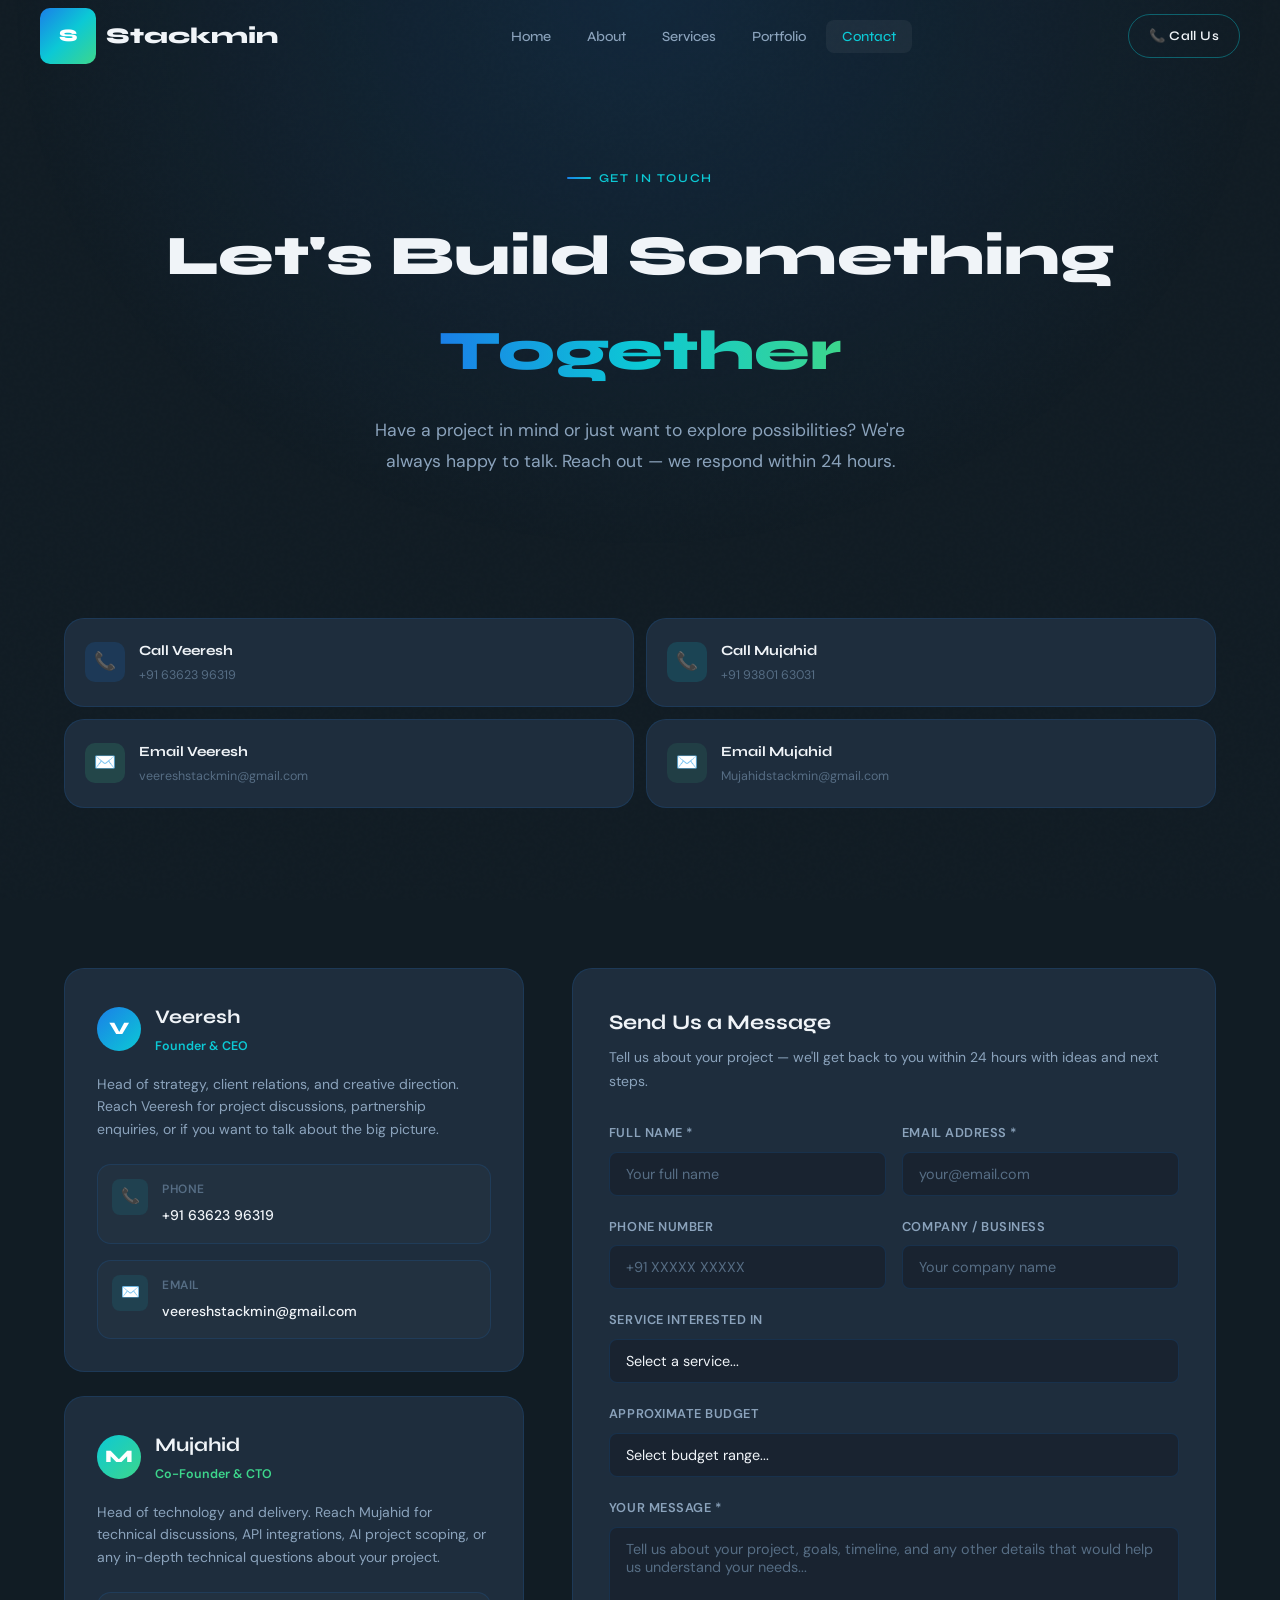
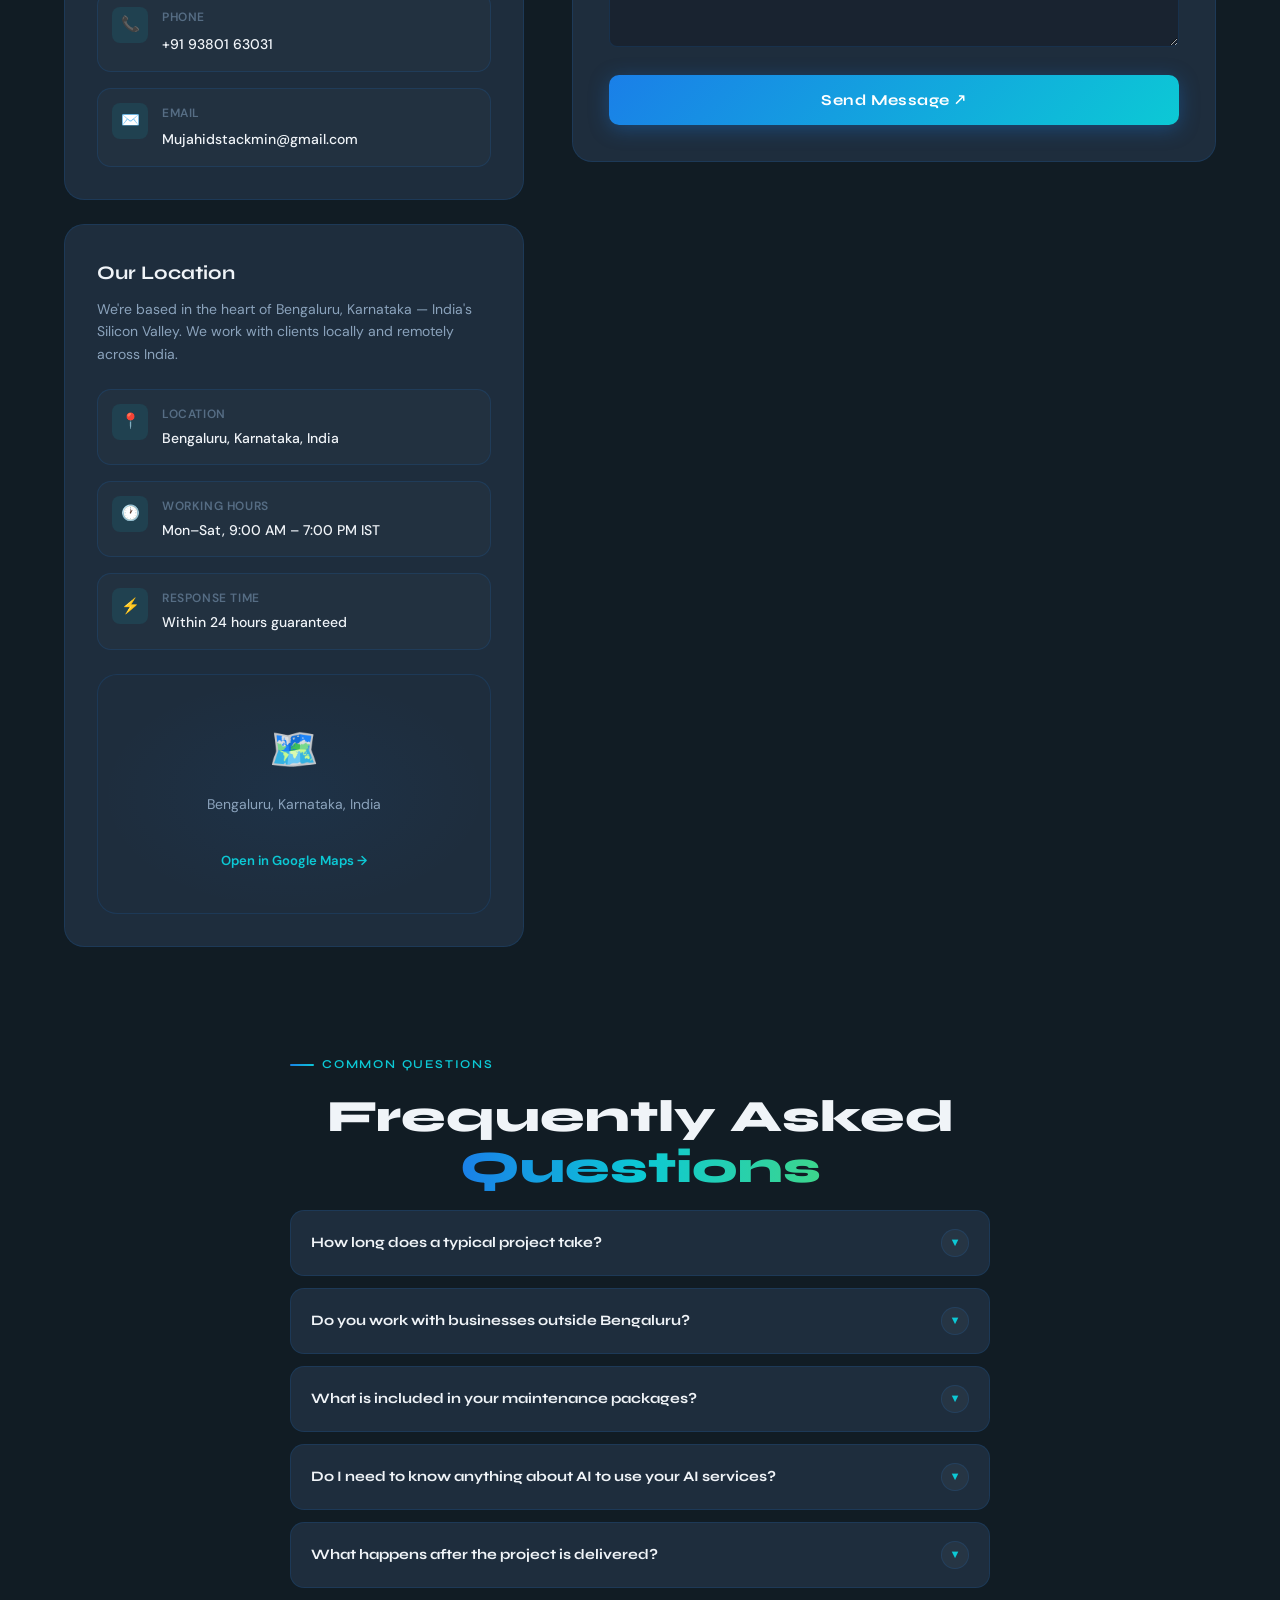
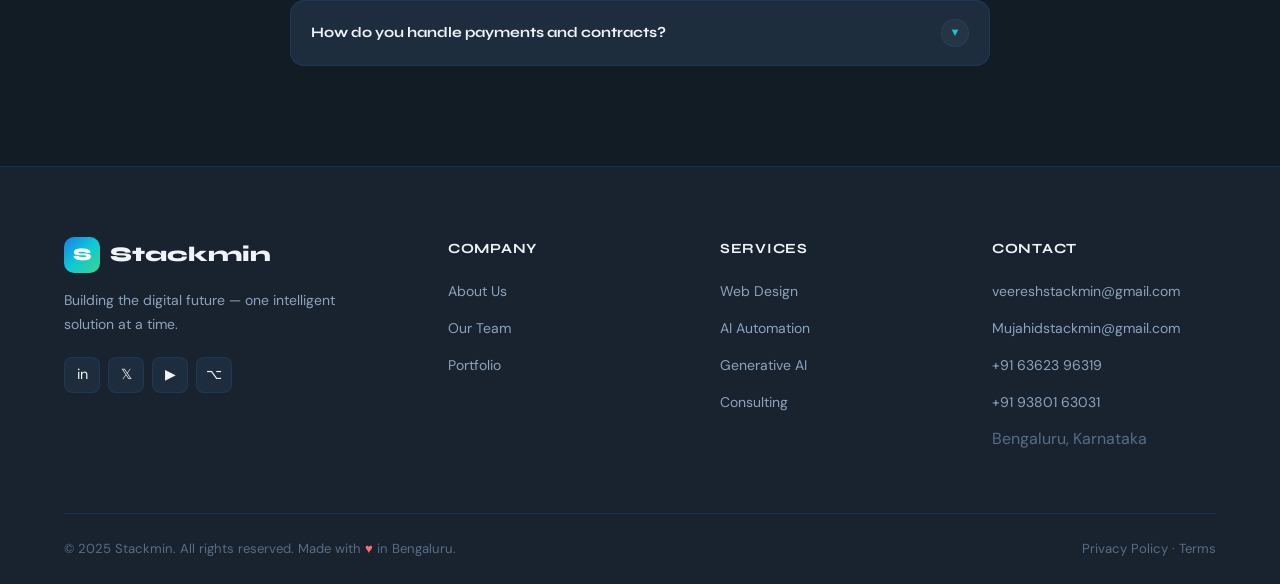
<file: contact.html>
<!DOCTYPE html>
<html lang="en">
<head>
  <meta charset="UTF-8" />
  <meta name="viewport" content="width=device-width, initial-scale=1.0" />
  <title>Contact Us — Stackmin | Get in Touch</title>
  <meta name="description" content="Contact Stackmin for web design, AI automation, and generative AI solutions. Reach Veeresh or Mujahid directly in Bengaluru." />
  <link rel="stylesheet" href="style.css" />
  <style>
    /* FAQ */
    .faq-list { display: flex; flex-direction: column; gap: 12px; margin-top: 40px; }
    .faq-item {
      background: var(--bg-card);
      border: 1px solid var(--border);
      border-radius: var(--radius-md);
      overflow: hidden;
      transition: var(--transition);
    }
    .faq-item:hover { border-color: var(--border-hover); }
    .faq-question {
      display: flex;
      align-items: center;
      justify-content: space-between;
      padding: 18px 20px;
      cursor: pointer;
      font-family: var(--ff-display);
      font-size: 0.9rem;
      font-weight: 700;
      color: var(--text-primary);
      gap: 16px;
    }
    .faq-arrow {
      width: 28px; height: 28px;
      border-radius: 50%;
      background: rgba(255,255,255,0.04);
      border: 1px solid var(--border);
      display: flex; align-items: center; justify-content: center;
      font-size: 0.7rem;
      flex-shrink: 0;
      transition: transform var(--transition);
      color: var(--cyan);
    }
    .faq-answer {
      max-height: 0;
      overflow: hidden;
      transition: max-height 0.4s ease, padding 0.3s ease;
      padding: 0 20px;
      font-size: 0.875rem;
      color: var(--text-secondary);
      line-height: 1.7;
    }
    .faq-item.open .faq-arrow { transform: rotate(180deg); }
    .faq-item.open .faq-answer { max-height: 200px; padding: 0 20px 18px; }
    .faq-item.open { border-color: var(--border-hover); }

    /* Map placeholder */
    .map-placeholder {
      background: var(--bg-card);
      border: 1px solid var(--border);
      border-radius: var(--radius-lg);
      height: 240px;
      display: flex;
      flex-direction: column;
      align-items: center;
      justify-content: center;
      gap: 10px;
      margin-top: 24px;
      position: relative;
      overflow: hidden;
    }
    .map-placeholder::before {
      content: '';
      position: absolute; inset: 0;
      background: radial-gradient(ellipse at center, rgba(26,127,232,0.06) 0%, transparent 70%);
    }
    .map-placeholder .map-icon { font-size: 2.5rem; }
    .map-placeholder p {
      font-size: 0.875rem;
      color: var(--text-secondary);
      text-align: center;
      position: relative; z-index: 1;
    }
    .map-placeholder a {
      color: var(--cyan);
      font-size: 0.82rem;
      font-weight: 600;
      position: relative; z-index: 1;
      transition: var(--transition);
    }
    .map-placeholder a:hover { color: var(--green); }

    .contact-page-grid {
      display: grid;
      grid-template-columns: 1fr 1.4fr;
      gap: 48px;
      align-items: start;
    }
    @media (max-width: 900px) {
      .contact-page-grid { grid-template-columns: 1fr; }
    }

    .quick-links {
      display: grid;
      grid-template-columns: 1fr 1fr;
      gap: 12px;
      margin-bottom: 80px;
    }
    .quick-link-card {
      background: var(--bg-card);
      border: 1px solid var(--border);
      border-radius: var(--radius-lg);
      padding: 20px;
      display: flex;
      align-items: center;
      gap: 14px;
      transition: var(--transition);
      text-decoration: none;
    }
    .quick-link-card:hover {
      border-color: var(--border-hover);
      background: var(--bg-elevated);
      transform: translateY(-2px);
    }
    .ql-icon {
      width: 40px; height: 40px;
      border-radius: 10px;
      display: flex; align-items: center; justify-content: center;
      font-size: 1.1rem;
      flex-shrink: 0;
    }
    .ql-title {
      font-family: var(--ff-display);
      font-size: 0.875rem;
      font-weight: 700;
      color: var(--text-primary);
      margin-bottom: 2px;
    }
    .ql-sub { font-size: 0.78rem; color: var(--text-muted); }

    @media (max-width: 600px) {
      .quick-links { grid-template-columns: 1fr; }
    }
  </style>
</head>
<body>

<!-- ── NAVBAR ── -->
<nav class="navbar" id="navbar">
  <div class="nav-inner">
    <a href="index.html" class="nav-logo">
      <div class="logo-icon">S</div>
      Stackmin
    </a>
    <ul class="nav-links">
      <li><a href="index.html">Home</a></li>
      <li><a href="about.html">About</a></li>
      <li><a href="services.html">Services</a></li>
      <li><a href="portfolio.html">Portfolio</a></li>
      <li><a href="contact.html" class="active">Contact</a></li>
    </ul>
    <div class="nav-cta">
      <a href="tel:6362396319" class="btn btn-outline" style="padding:10px 20px;font-size:0.82rem;">📞 Call Us</a>
      <button class="hamburger" id="hamburger">
        <span></span><span></span><span></span>
      </button>
    </div>
  </div>
</nav>
<div class="mobile-menu" id="mobileMenu">
  <a href="index.html">Home</a>
  <a href="about.html">About</a>
  <a href="services.html">Services</a>
  <a href="portfolio.html">Portfolio</a>
  <a href="contact.html">Contact</a>
</div>

<!-- ── PAGE HERO ── -->
<div class="page-hero">
  <div class="page-hero-bg"></div>
  <div class="container">
    <span class="section-label" style="justify-content:center;margin-bottom:20px;">Get in Touch</span>
    <h1 class="fade-in">Let's Build Something <span class="grad-text">Together</span></h1>
    <p class="fade-in-delay-1">Have a project in mind or just want to explore possibilities? We're always happy to talk. Reach out — we respond within 24 hours.</p>
  </div>
</div>

<!-- ── QUICK LINKS ── -->
<section class="section-sm">
  <div class="container">
    <div class="quick-links reveal">
      <a href="tel:6362396319" class="quick-link-card">
        <div class="ql-icon icon-blue">📞</div>
        <div>
          <div class="ql-title">Call Veeresh</div>
          <div class="ql-sub">+91 63623 96319</div>
        </div>
      </a>
      <a href="tel:9380163031" class="quick-link-card">
        <div class="ql-icon icon-cyan">📞</div>
        <div>
          <div class="ql-title">Call Mujahid</div>
          <div class="ql-sub">+91 93801 63031</div>
        </div>
      </a>
      <a href="mailto:veereshstackmin@gmail.com" class="quick-link-card">
        <div class="ql-icon icon-green">✉️</div>
        <div>
          <div class="ql-title">Email Veeresh</div>
          <div class="ql-sub">veereshstackmin@gmail.com</div>
        </div>
      </a>
      <a href="mailto:Mujahidstackmin@gmail.com" class="quick-link-card">
        <div class="ql-icon" style="background:rgba(61,214,140,0.1)">✉️</div>
        <div>
          <div class="ql-title">Email Mujahid</div>
          <div class="ql-sub">Mujahidstackmin@gmail.com</div>
        </div>
      </a>
    </div>
  </div>
</section>

<!-- ── CONTACT MAIN ── -->
<section class="section" style="padding-top:20px;">
  <div class="container">
    <div class="contact-page-grid">

      <!-- Left: Info -->
      <div>
        <!-- Veeresh Card -->
        <div class="contact-info-card reveal" style="margin-bottom:24px;">
          <div style="display:flex;align-items:center;gap:14px;margin-bottom:16px;">
            <div style="width:44px;height:44px;border-radius:50%;background:var(--grad-blue);display:flex;align-items:center;justify-content:center;font-family:var(--ff-display);font-weight:800;color:#fff;font-size:1.1rem;flex-shrink:0;">V</div>
            <div>
              <h3 style="margin-bottom:2px;">Veeresh</h3>
              <div style="font-size:0.78rem;color:var(--cyan);font-weight:600;">Founder & CEO</div>
            </div>
          </div>
          <p>Head of strategy, client relations, and creative direction. Reach Veeresh for project discussions, partnership enquiries, or if you want to talk about the big picture.</p>
          <div class="contact-items">
            <div class="contact-item">
              <div class="ci-icon">📞</div>
              <div>
                <div class="ci-label">Phone</div>
                <a href="tel:6362396319" class="ci-value">+91 63623 96319</a>
              </div>
            </div>
            <div class="contact-item">
              <div class="ci-icon">✉️</div>
              <div>
                <div class="ci-label">Email</div>
                <a href="mailto:veereshstackmin@gmail.com" class="ci-value">veereshstackmin@gmail.com</a>
              </div>
            </div>
          </div>
        </div>

        <!-- Mujahid Card -->
        <div class="contact-info-card reveal" style="margin-bottom:24px;">
          <div style="display:flex;align-items:center;gap:14px;margin-bottom:16px;">
            <div style="width:44px;height:44px;border-radius:50%;background:var(--grad-green);display:flex;align-items:center;justify-content:center;font-family:var(--ff-display);font-weight:800;color:#fff;font-size:1.1rem;flex-shrink:0;">M</div>
            <div>
              <h3 style="margin-bottom:2px;">Mujahid</h3>
              <div style="font-size:0.78rem;color:var(--green);font-weight:600;">Co-Founder & CTO</div>
            </div>
          </div>
          <p>Head of technology and delivery. Reach Mujahid for technical discussions, API integrations, AI project scoping, or any in-depth technical questions about your project.</p>
          <div class="contact-items">
            <div class="contact-item">
              <div class="ci-icon">📞</div>
              <div>
                <div class="ci-label">Phone</div>
                <a href="tel:9380163031" class="ci-value">+91 93801 63031</a>
              </div>
            </div>
            <div class="contact-item">
              <div class="ci-icon">✉️</div>
              <div>
                <div class="ci-label">Email</div>
                <a href="mailto:Mujahidstackmin@gmail.com" class="ci-value">Mujahidstackmin@gmail.com</a>
              </div>
            </div>
          </div>
        </div>

        <!-- Location & Map -->
        <div class="contact-info-card reveal">
          <h3>Our Location</h3>
          <p>We're based in the heart of Bengaluru, Karnataka — India's Silicon Valley. We work with clients locally and remotely across India.</p>
          <div class="contact-items">
            <div class="contact-item">
              <div class="ci-icon">📍</div>
              <div>
                <div class="ci-label">Location</div>
                <div class="ci-value">Bengaluru, Karnataka, India</div>
              </div>
            </div>
            <div class="contact-item">
              <div class="ci-icon">🕐</div>
              <div>
                <div class="ci-label">Working Hours</div>
                <div class="ci-value">Mon–Sat, 9:00 AM – 7:00 PM IST</div>
              </div>
            </div>
            <div class="contact-item">
              <div class="ci-icon">⚡</div>
              <div>
                <div class="ci-label">Response Time</div>
                <div class="ci-value">Within 24 hours guaranteed</div>
              </div>
            </div>
          </div>
          <div class="map-placeholder">
            <div class="map-icon">🗺️</div>
            <p>Bengaluru, Karnataka, India</p>
            <a href="https://maps.google.com/?q=Bengaluru,Karnataka" target="_blank" rel="noopener">Open in Google Maps →</a>
          </div>
        </div>
      </div>

      <!-- Right: Form -->
      <div class="contact-form-wrap reveal">
        <div class="form-title">Send Us a Message</div>
        <div class="form-subtitle">Tell us about your project — we'll get back to you within 24 hours with ideas and next steps.</div>

        <form id="contactForm" novalidate>
          <div class="form-row">
            <div class="form-group">
              <label for="f-name">Full Name *</label>
              <input type="text" id="f-name" name="name" placeholder="Your full name" />
              <div class="form-error"></div>
            </div>
            <div class="form-group">
              <label for="f-email">Email Address *</label>
              <input type="email" id="f-email" name="email" placeholder="your@email.com" />
              <div class="form-error"></div>
            </div>
          </div>

          <div class="form-row">
            <div class="form-group">
              <label for="f-phone">Phone Number</label>
              <input type="tel" id="f-phone" name="phone" placeholder="+91 XXXXX XXXXX" />
              <div class="form-error"></div>
            </div>
            <div class="form-group">
              <label for="f-company">Company / Business</label>
              <input type="text" id="f-company" name="company" placeholder="Your company name" />
            </div>
          </div>

          <div class="form-group">
            <label for="f-service">Service Interested In</label>
            <select id="f-service" name="service">
              <option value="" disabled selected>Select a service...</option>
              <option value="web">Web Designing & Maintenance</option>
              <option value="automation">AI Automation</option>
              <option value="genai">Generative AI Solutions</option>
              <option value="consulting">AI Consulting & Strategy</option>
              <option value="branding">Brand Identity Design</option>
              <option value="multiple">Multiple Services</option>
              <option value="other">Other / Not Sure Yet</option>
            </select>
          </div>

          <div class="form-group">
            <label for="f-budget">Approximate Budget</label>
            <select id="f-budget" name="budget">
              <option value="" disabled selected>Select budget range...</option>
              <option value="under10k">Under ₹10,000</option>
              <option value="10k-25k">₹10,000 – ₹25,000</option>
              <option value="25k-50k">₹25,000 – ₹50,000</option>
              <option value="50k-1l">₹50,000 – ₹1,00,000</option>
              <option value="above1l">Above ₹1,00,000</option>
              <option value="discuss">Prefer to Discuss</option>
            </select>
          </div>

          <div class="form-group">
            <label for="f-message">Your Message *</label>
            <textarea id="f-message" name="message" placeholder="Tell us about your project, goals, timeline, and any other details that would help us understand your needs..."></textarea>
            <div class="form-error"></div>
          </div>

          <button type="submit" class="btn-submit">
            Send Message ↗
          </button>
          <div id="formSuccess" class="form-success">
            ✅ Message sent successfully! We'll get back to you within 24 hours.
          </div>
        </form>
      </div>

    </div>
  </div>
</section>

<!-- ── FAQ ── -->
<section class="section" style="padding-top:0;">
  <div class="container">
    <div class="reveal" style="max-width:700px;margin:0 auto;">
      <span class="section-label" style="justify-content:center;">Common Questions</span>
      <h2 class="section-title" style="text-align:center;">Frequently Asked <span class="grad-text">Questions</span></h2>
    </div>
    <div class="faq-list" style="max-width:700px;margin:0 auto;">
      <div class="faq-item reveal">
        <div class="faq-question">
          How long does a typical project take?
          <span class="faq-arrow">▼</span>
        </div>
        <div class="faq-answer">
          It depends on the project scope. A standard website typically takes 2–4 weeks from kickoff to launch. AI automation projects take 1–3 weeks. More complex generative AI solutions may take 4–8 weeks. We'll give you a precise timeline after our discovery call.
        </div>
      </div>
      <div class="faq-item reveal">
        <div class="faq-question">
          Do you work with businesses outside Bengaluru?
          <span class="faq-arrow">▼</span>
        </div>
        <div class="faq-answer">
          Absolutely. We work with clients across India — remotely, with full transparency and regular communication. Our team is comfortable handling projects entirely online, with video calls, shared project boards, and real-time updates.
        </div>
      </div>
      <div class="faq-item reveal">
        <div class="faq-question">
          What is included in your maintenance packages?
          <span class="faq-arrow">▼</span>
        </div>
        <div class="faq-answer">
          Our maintenance packages include regular software/plugin updates, security monitoring and patching, performance optimisation, daily backups, uptime monitoring, and up to 2 hours of content updates per month. Custom packages are available based on your needs.
        </div>
      </div>
      <div class="faq-item reveal">
        <div class="faq-question">
          Do I need to know anything about AI to use your AI services?
          <span class="faq-arrow">▼</span>
        </div>
        <div class="faq-answer">
          Not at all. We handle all the technical complexity. You just need to tell us your business goals and pain points — we'll design the right AI solution and train your team to use it confidently. No technical knowledge required.
        </div>
      </div>
      <div class="faq-item reveal">
        <div class="faq-question">
          What happens after the project is delivered?
          <span class="faq-arrow">▼</span>
        </div>
        <div class="faq-answer">
          Every project includes a free support period (1–6 months depending on package). After that, you can opt into one of our maintenance or retainer plans. We also offer training so your team can manage the day-to-day independently.
        </div>
      </div>
      <div class="faq-item reveal">
        <div class="faq-question">
          How do you handle payments and contracts?
          <span class="faq-arrow">▼</span>
        </div>
        <div class="faq-answer">
          We provide a clear project agreement before any work begins. Payment is typically split: 50% upfront, 50% on completion. We accept UPI, bank transfer, and other standard payment methods. Everything is transparent with no hidden fees.
        </div>
      </div>
    </div>
  </div>
</section>

<!-- ── FOOTER ── -->
<footer>
  <div class="container">
    <div class="footer-grid">
      <div class="footer-brand">
        <div class="logo-row">
          <div class="logo-icon">S</div>
          <span class="brand-name">Stackmin</span>
        </div>
        <p class="footer-tagline">Building the digital future — one intelligent solution at a time.</p>
        <div class="social-links">
          <a href="#" class="social-link">in</a>
          <a href="#" class="social-link">𝕏</a>
          <a href="#" class="social-link">▶</a>
          <a href="#" class="social-link">⌥</a>
        </div>
      </div>
      <div class="footer-col">
        <h4>Company</h4>
        <ul>
          <li><a href="about.html">About Us</a></li>
          <li><a href="about.html#team">Our Team</a></li>
          <li><a href="portfolio.html">Portfolio</a></li>
        </ul>
      </div>
      <div class="footer-col">
        <h4>Services</h4>
        <ul>
          <li><a href="services.html">Web Design</a></li>
          <li><a href="services.html">AI Automation</a></li>
          <li><a href="services.html">Generative AI</a></li>
          <li><a href="services.html">Consulting</a></li>
        </ul>
      </div>
      <div class="footer-col">
        <h4>Contact</h4>
        <ul>
          <li><a href="mailto:veereshstackmin@gmail.com">veereshstackmin@gmail.com</a></li>
          <li><a href="mailto:Mujahidstackmin@gmail.com">Mujahidstackmin@gmail.com</a></li>
          <li><a href="tel:6362396319">+91 63623 96319</a></li>
          <li><a href="tel:9380163031">+91 93801 63031</a></li>
          <li><span style="color:var(--text-muted)">Bengaluru, Karnataka</span></li>
        </ul>
      </div>
    </div>
    <div class="footer-bottom">
      <p>© 2025 Stackmin. All rights reserved. Made with <span>♥</span> in Bengaluru.</p>
      <p><a href="#" style="color:var(--text-muted)">Privacy Policy</a> · <a href="#" style="color:var(--text-muted)">Terms</a></p>
    </div>
  </div>
</footer>

<script src="main.js"></script>
<script>
  // FAQ accordion
  document.querySelectorAll('.faq-question').forEach(q => {
    q.addEventListener('click', () => {
      const item = q.closest('.faq-item');
      const isOpen = item.classList.contains('open');
      document.querySelectorAll('.faq-item').forEach(i => i.classList.remove('open'));
      if (!isOpen) item.classList.add('open');
    });
  });
</script>
</body>
</html>
</file>
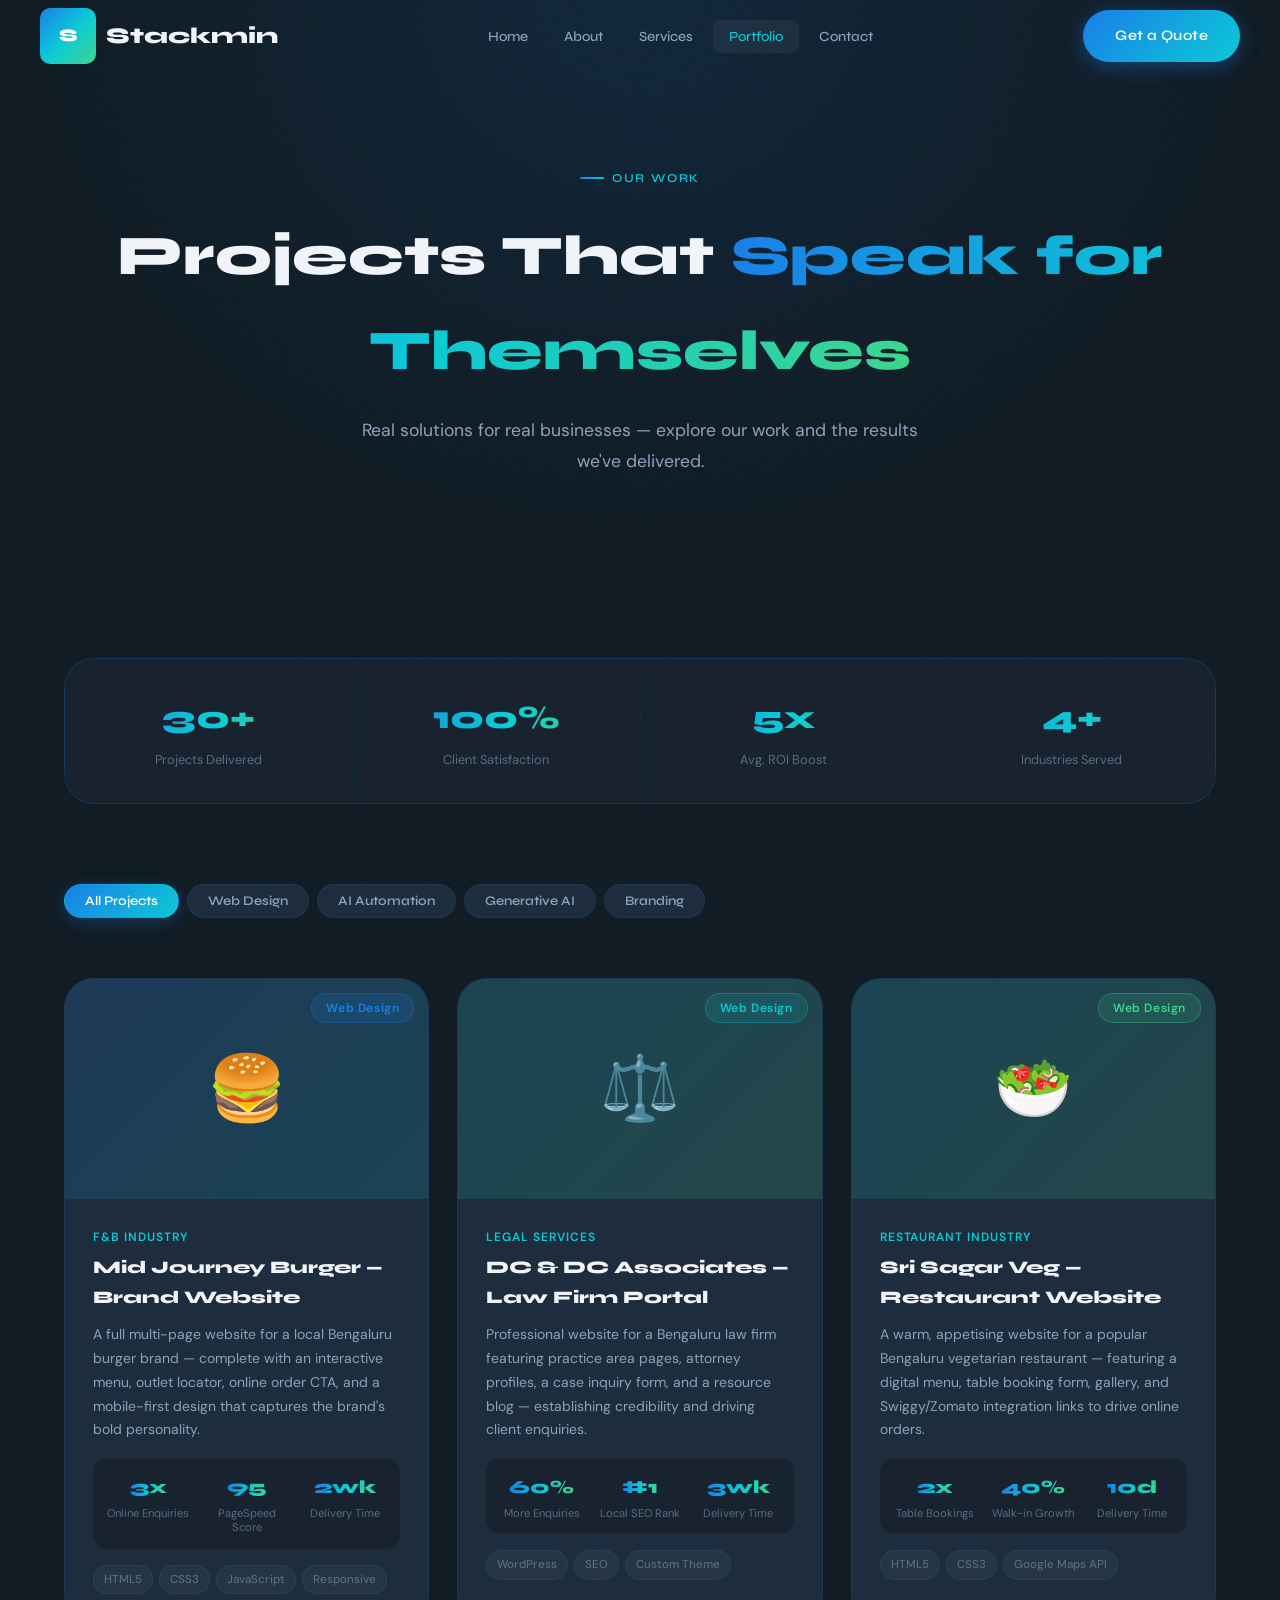
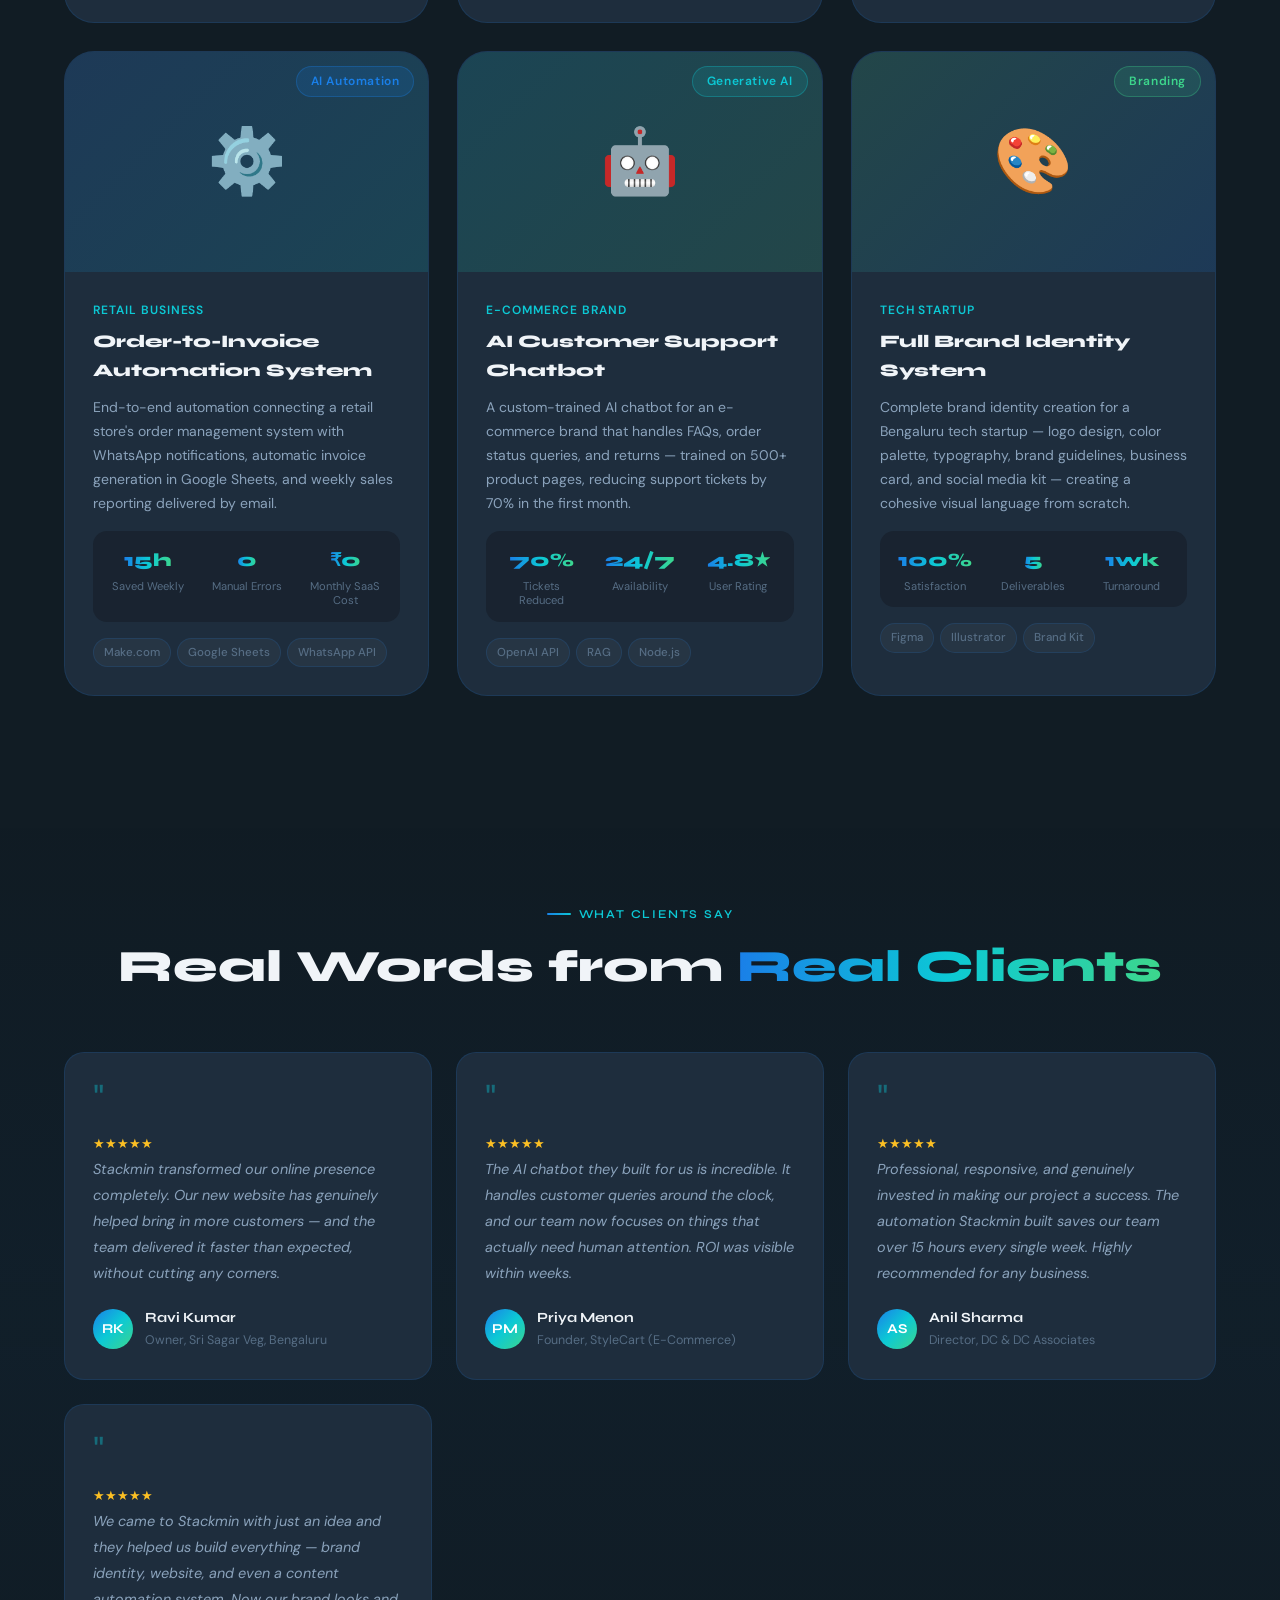
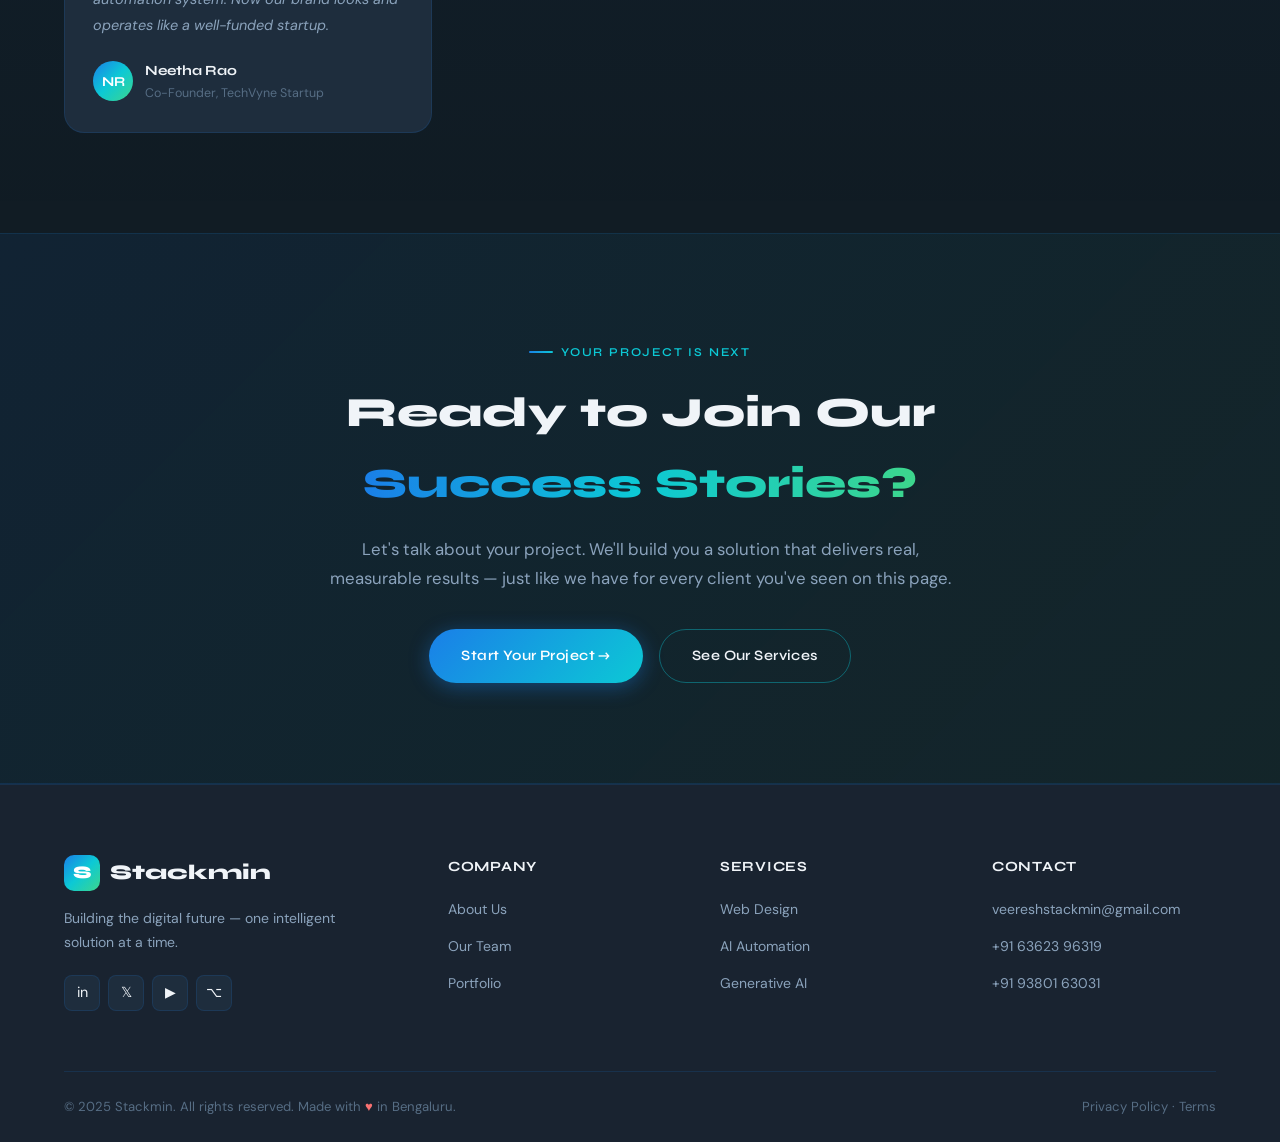
<file: portfolio.html>
<!DOCTYPE html>
<html lang="en">
<head>
  <meta charset="UTF-8" />
  <meta name="viewport" content="width=device-width, initial-scale=1.0" />
  <title>Portfolio — Stackmin | Our Work & Case Studies</title>
  <meta name="description" content="Explore Stackmin's portfolio of web design, AI automation, and generative AI projects. Real results for real businesses in Bengaluru." />
  <link rel="stylesheet" href="style.css" />
  <style>
    /* Filter bar */
    .filter-bar {
      display: flex;
      gap: 8px;
      flex-wrap: wrap;
      margin-bottom: 40px;
    }
    .filter-btn {
      padding: 8px 20px;
      font-family: var(--ff-display);
      font-size: 0.82rem;
      font-weight: 600;
      background: var(--bg-card);
      color: var(--text-secondary);
      border: 1px solid var(--border);
      border-radius: 50px;
      cursor: pointer;
      transition: var(--transition);
    }
    .filter-btn:hover { color: var(--text-primary); border-color: var(--border-hover); }
    .filter-btn.active {
      background: var(--grad-blue);
      color: #fff;
      border-color: transparent;
      box-shadow: 0 4px 16px rgba(26,127,232,0.3);
    }

    /* Case study cards */
    .case-card {
      background: var(--bg-card);
      border: 1px solid var(--border);
      border-radius: var(--radius-xl);
      overflow: hidden;
      transition: var(--transition);
    }
    .case-card:hover {
      border-color: var(--border-hover);
      transform: translateY(-6px);
      box-shadow: var(--shadow-glow);
    }
    .case-thumb {
      height: 220px;
      position: relative;
      display: flex;
      align-items: center;
      justify-content: center;
      overflow: hidden;
    }
    .case-thumb .ct-emoji { font-size: 4rem; position: relative; z-index: 1; }
    .case-thumb .ct-bg {
      position: absolute; inset: 0;
      opacity: 0.15;
    }
    .case-thumb .ct-tag {
      position: absolute;
      top: 14px; right: 14px;
      z-index: 2;
    }
    .case-body { padding: 28px; }
    .case-client {
      font-size: 0.75rem;
      font-weight: 600;
      color: var(--cyan);
      letter-spacing: 0.08em;
      text-transform: uppercase;
      margin-bottom: 6px;
    }
    .case-title {
      font-family: var(--ff-display);
      font-size: 1.1rem;
      font-weight: 800;
      color: var(--text-primary);
      margin-bottom: 10px;
    }
    .case-desc {
      font-size: 0.875rem;
      color: var(--text-secondary);
      line-height: 1.7;
      margin-bottom: 16px;
    }
    .case-results {
      display: flex;
      gap: 16px;
      padding: 14px;
      background: var(--bg-secondary);
      border-radius: var(--radius-md);
      margin-bottom: 16px;
    }
    .result-item {
      display: flex;
      flex-direction: column;
      align-items: center;
      flex: 1;
    }
    .result-val {
      font-family: var(--ff-display);
      font-size: 1.15rem;
      font-weight: 800;
      background: var(--grad-text);
      -webkit-background-clip: text;
      -webkit-text-fill-color: transparent;
      background-clip: text;
    }
    .result-label {
      font-size: 0.7rem;
      color: var(--text-muted);
      text-align: center;
      line-height: 1.3;
      margin-top: 2px;
    }
    .case-tech {
      display: flex;
      flex-wrap: wrap;
      gap: 6px;
    }

    /* Stats banner */
    .stats-banner {
      display: grid;
      grid-template-columns: repeat(auto-fit, minmax(160px, 1fr));
      gap: 1px;
      background: var(--border);
      border: 1px solid var(--border);
      border-radius: var(--radius-xl);
      overflow: hidden;
      margin-bottom: 80px;
    }
    .sb-item {
      background: var(--bg-secondary);
      padding: 32px 20px;
      text-align: center;
      transition: var(--transition);
    }
    .sb-item:hover { background: var(--bg-elevated); }
    .sb-num {
      font-family: var(--ff-display);
      font-size: 2rem;
      font-weight: 800;
      background: var(--grad-text);
      -webkit-background-clip: text;
      -webkit-text-fill-color: transparent;
      background-clip: text;
      margin-bottom: 4px;
    }
    .sb-label { font-size: 0.8rem; color: var(--text-muted); }
  </style>
</head>
<body>

<!-- ── NAVBAR ── -->
<nav class="navbar" id="navbar">
  <div class="nav-inner">
    <a href="index.html" class="nav-logo">
      <div class="logo-icon">S</div>
      Stackmin
    </a>
    <ul class="nav-links">
      <li><a href="index.html">Home</a></li>
      <li><a href="about.html">About</a></li>
      <li><a href="services.html">Services</a></li>
      <li><a href="portfolio.html" class="active">Portfolio</a></li>
      <li><a href="contact.html">Contact</a></li>
    </ul>
    <div class="nav-cta">
      <a href="contact.html" class="btn btn-primary">Get a Quote</a>
      <button class="hamburger" id="hamburger">
        <span></span><span></span><span></span>
      </button>
    </div>
  </div>
</nav>
<div class="mobile-menu" id="mobileMenu">
  <a href="index.html">Home</a>
  <a href="about.html">About</a>
  <a href="services.html">Services</a>
  <a href="portfolio.html">Portfolio</a>
  <a href="contact.html">Contact</a>
  <a href="contact.html" class="btn btn-primary" style="margin-top:16px;justify-content:center;">Get a Quote</a>
</div>

<!-- ── PAGE HERO ── -->
<div class="page-hero">
  <div class="page-hero-bg"></div>
  <div class="container">
    <span class="section-label" style="justify-content:center;margin-bottom:20px;">Our Work</span>
    <h1 class="fade-in">Projects That <span class="grad-text">Speak for Themselves</span></h1>
    <p class="fade-in-delay-1">Real solutions for real businesses — explore our work and the results we've delivered.</p>
  </div>
</div>

<section class="section">
  <div class="container">

    <!-- Stats banner -->
    <div class="stats-banner reveal">
      <div class="sb-item">
        <div class="sb-num counter" data-target="30" data-suffix="+">0+</div>
        <div class="sb-label">Projects Delivered</div>
      </div>
      <div class="sb-item">
        <div class="sb-num counter" data-target="100" data-suffix="%">0%</div>
        <div class="sb-label">Client Satisfaction</div>
      </div>
      <div class="sb-item">
        <div class="sb-num counter" data-target="5" data-suffix="x">0x</div>
        <div class="sb-label">Avg. ROI Boost</div>
      </div>
      <div class="sb-item">
        <div class="sb-num counter" data-target="4" data-suffix="+">0+</div>
        <div class="sb-label">Industries Served</div>
      </div>
    </div>

    <!-- Filters -->
    <div class="filter-bar reveal">
      <button class="filter-btn active" data-filter="all">All Projects</button>
      <button class="filter-btn" data-filter="web">Web Design</button>
      <button class="filter-btn" data-filter="automation">AI Automation</button>
      <button class="filter-btn" data-filter="genai">Generative AI</button>
      <button class="filter-btn" data-filter="branding">Branding</button>
    </div>

    <!-- Projects Grid -->
    <div class="portfolio-grid">

      <div class="case-card reveal" data-cat="web">
        <div class="case-thumb">
          <div class="ct-bg" style="background:var(--grad-blue)"></div>
          <div class="ct-emoji">🍔</div>
          <div class="ct-tag"><span class="badge badge-blue">Web Design</span></div>
        </div>
        <div class="case-body">
          <div class="case-client">F&B Industry</div>
          <div class="case-title">Mid Journey Burger — Brand Website</div>
          <div class="case-desc">A full multi-page website for a local Bengaluru burger brand — complete with an interactive menu, outlet locator, online order CTA, and a mobile-first design that captures the brand's bold personality.</div>
          <div class="case-results">
            <div class="result-item"><span class="result-val">3x</span><span class="result-label">Online Enquiries</span></div>
            <div class="result-item"><span class="result-val">95</span><span class="result-label">PageSpeed Score</span></div>
            <div class="result-item"><span class="result-val">2wk</span><span class="result-label">Delivery Time</span></div>
          </div>
          <div class="case-tech">
            <span class="tag">HTML5</span><span class="tag">CSS3</span><span class="tag">JavaScript</span><span class="tag">Responsive</span>
          </div>
        </div>
      </div>

      <div class="case-card reveal" data-cat="web">
        <div class="case-thumb">
          <div class="ct-bg" style="background:var(--grad-green)"></div>
          <div class="ct-emoji">⚖️</div>
          <div class="ct-tag"><span class="badge badge-cyan">Web Design</span></div>
        </div>
        <div class="case-body">
          <div class="case-client">Legal Services</div>
          <div class="case-title">DC & DC Associates — Law Firm Portal</div>
          <div class="case-desc">Professional website for a Bengaluru law firm featuring practice area pages, attorney profiles, a case inquiry form, and a resource blog — establishing credibility and driving client enquiries.</div>
          <div class="case-results">
            <div class="result-item"><span class="result-val">60%</span><span class="result-label">More Enquiries</span></div>
            <div class="result-item"><span class="result-val">#1</span><span class="result-label">Local SEO Rank</span></div>
            <div class="result-item"><span class="result-val">3wk</span><span class="result-label">Delivery Time</span></div>
          </div>
          <div class="case-tech">
            <span class="tag">WordPress</span><span class="tag">SEO</span><span class="tag">Custom Theme</span>
          </div>
        </div>
      </div>

      <div class="case-card reveal" data-cat="web">
        <div class="case-thumb">
          <div class="ct-bg" style="background:linear-gradient(135deg,var(--cyan),var(--green))"></div>
          <div class="ct-emoji">🥗</div>
          <div class="ct-tag"><span class="badge badge-green">Web Design</span></div>
        </div>
        <div class="case-body">
          <div class="case-client">Restaurant Industry</div>
          <div class="case-title">Sri Sagar Veg — Restaurant Website</div>
          <div class="case-desc">A warm, appetising website for a popular Bengaluru vegetarian restaurant — featuring a digital menu, table booking form, gallery, and Swiggy/Zomato integration links to drive online orders.</div>
          <div class="case-results">
            <div class="result-item"><span class="result-val">2x</span><span class="result-label">Table Bookings</span></div>
            <div class="result-item"><span class="result-val">40%</span><span class="result-label">Walk-in Growth</span></div>
            <div class="result-item"><span class="result-val">10d</span><span class="result-label">Delivery Time</span></div>
          </div>
          <div class="case-tech">
            <span class="tag">HTML5</span><span class="tag">CSS3</span><span class="tag">Google Maps API</span>
          </div>
        </div>
      </div>

      <div class="case-card reveal" data-cat="automation">
        <div class="case-thumb">
          <div class="ct-bg" style="background:linear-gradient(135deg,var(--blue),var(--cyan))"></div>
          <div class="ct-emoji">⚙️</div>
          <div class="ct-tag"><span class="badge badge-blue">AI Automation</span></div>
        </div>
        <div class="case-body">
          <div class="case-client">Retail Business</div>
          <div class="case-title">Order-to-Invoice Automation System</div>
          <div class="case-desc">End-to-end automation connecting a retail store's order management system with WhatsApp notifications, automatic invoice generation in Google Sheets, and weekly sales reporting delivered by email.</div>
          <div class="case-results">
            <div class="result-item"><span class="result-val">15h</span><span class="result-label">Saved Weekly</span></div>
            <div class="result-item"><span class="result-val">0</span><span class="result-label">Manual Errors</span></div>
            <div class="result-item"><span class="result-val">₹0</span><span class="result-label">Monthly SaaS Cost</span></div>
          </div>
          <div class="case-tech">
            <span class="tag">Make.com</span><span class="tag">Google Sheets</span><span class="tag">WhatsApp API</span>
          </div>
        </div>
      </div>

      <div class="case-card reveal" data-cat="genai">
        <div class="case-thumb">
          <div class="ct-bg" style="background:linear-gradient(135deg,var(--cyan),var(--green))"></div>
          <div class="ct-emoji">🤖</div>
          <div class="ct-tag"><span class="badge badge-cyan">Generative AI</span></div>
        </div>
        <div class="case-body">
          <div class="case-client">E-Commerce Brand</div>
          <div class="case-title">AI Customer Support Chatbot</div>
          <div class="case-desc">A custom-trained AI chatbot for an e-commerce brand that handles FAQs, order status queries, and returns — trained on 500+ product pages, reducing support tickets by 70% in the first month.</div>
          <div class="case-results">
            <div class="result-item"><span class="result-val">70%</span><span class="result-label">Tickets Reduced</span></div>
            <div class="result-item"><span class="result-val">24/7</span><span class="result-label">Availability</span></div>
            <div class="result-item"><span class="result-val">4.8★</span><span class="result-label">User Rating</span></div>
          </div>
          <div class="case-tech">
            <span class="tag">OpenAI API</span><span class="tag">RAG</span><span class="tag">Node.js</span>
          </div>
        </div>
      </div>

      <div class="case-card reveal" data-cat="branding">
        <div class="case-thumb">
          <div class="ct-bg" style="background:linear-gradient(135deg,var(--green),var(--blue))"></div>
          <div class="ct-emoji">🎨</div>
          <div class="ct-tag"><span class="badge badge-green">Branding</span></div>
        </div>
        <div class="case-body">
          <div class="case-client">Tech Startup</div>
          <div class="case-title">Full Brand Identity System</div>
          <div class="case-desc">Complete brand identity creation for a Bengaluru tech startup — logo design, color palette, typography, brand guidelines, business card, and social media kit — creating a cohesive visual language from scratch.</div>
          <div class="case-results">
            <div class="result-item"><span class="result-val">100%</span><span class="result-label">Satisfaction</span></div>
            <div class="result-item"><span class="result-val">5</span><span class="result-label">Deliverables</span></div>
            <div class="result-item"><span class="result-val">1wk</span><span class="result-label">Turnaround</span></div>
          </div>
          <div class="case-tech">
            <span class="tag">Figma</span><span class="tag">Illustrator</span><span class="tag">Brand Kit</span>
          </div>
        </div>
      </div>

    </div>
  </div>
</section>

<!-- ── TESTIMONIALS ── -->
<section class="section" style="background:linear-gradient(180deg,transparent,rgba(26,127,232,0.03) 50%,transparent)">
  <div class="container">
    <div class="reveal" style="text-align:center;">
      <span class="section-label" style="justify-content:center;">What Clients Say</span>
      <h2 class="section-title" style="text-align:center;">Real Words from <span class="grad-text">Real Clients</span></h2>
    </div>
    <div class="testimonials-grid">
      <div class="testimonial-card reveal">
        <div class="testimonial-quote">"</div>
        <div class="stars">★★★★★</div>
        <div class="testimonial-text">Stackmin transformed our online presence completely. Our new website has genuinely helped bring in more customers — and the team delivered it faster than expected, without cutting any corners.</div>
        <div class="testimonial-author">
          <div class="author-avatar">RK</div>
          <div>
            <div class="author-name">Ravi Kumar</div>
            <div class="author-company">Owner, Sri Sagar Veg, Bengaluru</div>
          </div>
        </div>
      </div>
      <div class="testimonial-card reveal">
        <div class="testimonial-quote">"</div>
        <div class="stars">★★★★★</div>
        <div class="testimonial-text">The AI chatbot they built for us is incredible. It handles customer queries around the clock, and our team now focuses on things that actually need human attention. ROI was visible within weeks.</div>
        <div class="testimonial-author">
          <div class="author-avatar">PM</div>
          <div>
            <div class="author-name">Priya Menon</div>
            <div class="author-company">Founder, StyleCart (E-Commerce)</div>
          </div>
        </div>
      </div>
      <div class="testimonial-card reveal">
        <div class="testimonial-quote">"</div>
        <div class="stars">★★★★★</div>
        <div class="testimonial-text">Professional, responsive, and genuinely invested in making our project a success. The automation Stackmin built saves our team over 15 hours every single week. Highly recommended for any business.</div>
        <div class="testimonial-author">
          <div class="author-avatar">AS</div>
          <div>
            <div class="author-name">Anil Sharma</div>
            <div class="author-company">Director, DC & DC Associates</div>
          </div>
        </div>
      </div>
      <div class="testimonial-card reveal">
        <div class="testimonial-quote">"</div>
        <div class="stars">★★★★★</div>
        <div class="testimonial-text">We came to Stackmin with just an idea and they helped us build everything — brand identity, website, and even a content automation system. Now our brand looks and operates like a well-funded startup.</div>
        <div class="testimonial-author">
          <div class="author-avatar">NR</div>
          <div>
            <div class="author-name">Neetha Rao</div>
            <div class="author-company">Co-Founder, TechVyne Startup</div>
          </div>
        </div>
      </div>
    </div>
  </div>
</section>

<!-- ── CTA ── -->
<section class="section cta-section">
  <div class="container">
    <div class="cta-inner reveal">
      <span class="section-label" style="justify-content:center;">Your Project is Next</span>
      <h2 class="cta-title">Ready to Join Our <span class="grad-text">Success Stories?</span></h2>
      <p class="cta-desc">Let's talk about your project. We'll build you a solution that delivers real, measurable results — just like we have for every client you've seen on this page.</p>
      <div class="cta-actions">
        <a href="contact.html" class="btn btn-primary">Start Your Project →</a>
        <a href="services.html" class="btn btn-outline">See Our Services</a>
      </div>
    </div>
  </div>
</section>

<!-- ── FOOTER ── -->
<footer>
  <div class="container">
    <div class="footer-grid">
      <div class="footer-brand">
        <div class="logo-row">
          <div class="logo-icon">S</div>
          <span class="brand-name">Stackmin</span>
        </div>
        <p class="footer-tagline">Building the digital future — one intelligent solution at a time.</p>
        <div class="social-links">
          <a href="#" class="social-link">in</a>
          <a href="#" class="social-link">𝕏</a>
          <a href="#" class="social-link">▶</a>
          <a href="#" class="social-link">⌥</a>
        </div>
      </div>
      <div class="footer-col">
        <h4>Company</h4>
        <ul>
          <li><a href="about.html">About Us</a></li>
          <li><a href="about.html#team">Our Team</a></li>
          <li><a href="portfolio.html">Portfolio</a></li>
        </ul>
      </div>
      <div class="footer-col">
        <h4>Services</h4>
        <ul>
          <li><a href="services.html">Web Design</a></li>
          <li><a href="services.html">AI Automation</a></li>
          <li><a href="services.html">Generative AI</a></li>
        </ul>
      </div>
      <div class="footer-col">
        <h4>Contact</h4>
        <ul>
          <li><a href="mailto:veereshstackmin@gmail.com">veereshstackmin@gmail.com</a></li>
          <li><a href="tel:6362396319">+91 63623 96319</a></li>
          <li><a href="tel:9380163031">+91 93801 63031</a></li>
        </ul>
      </div>
    </div>
    <div class="footer-bottom">
      <p>© 2025 Stackmin. All rights reserved. Made with <span>♥</span> in Bengaluru.</p>
      <p><a href="#" style="color:var(--text-muted)">Privacy Policy</a> · <a href="#" style="color:var(--text-muted)">Terms</a></p>
    </div>
  </div>
</footer>

<script src="main.js"></script>
</body>
</html>
</file>
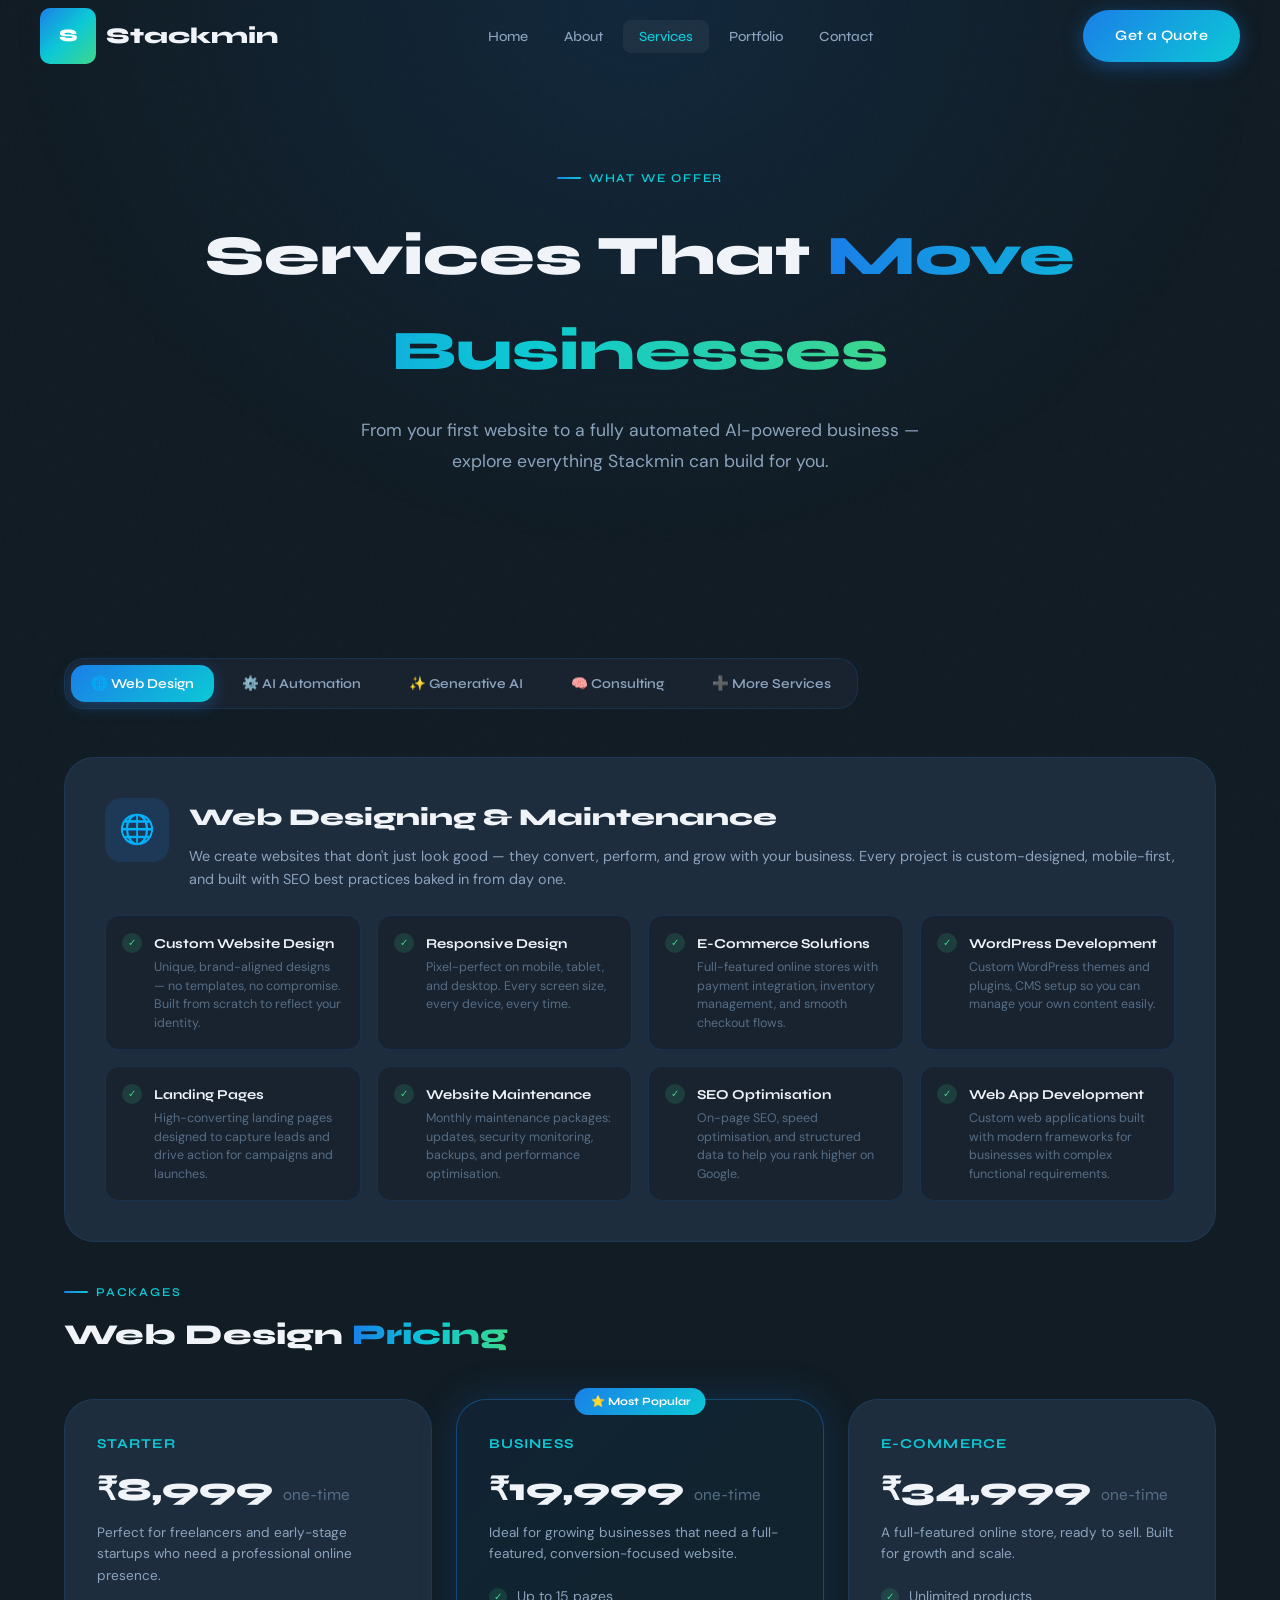
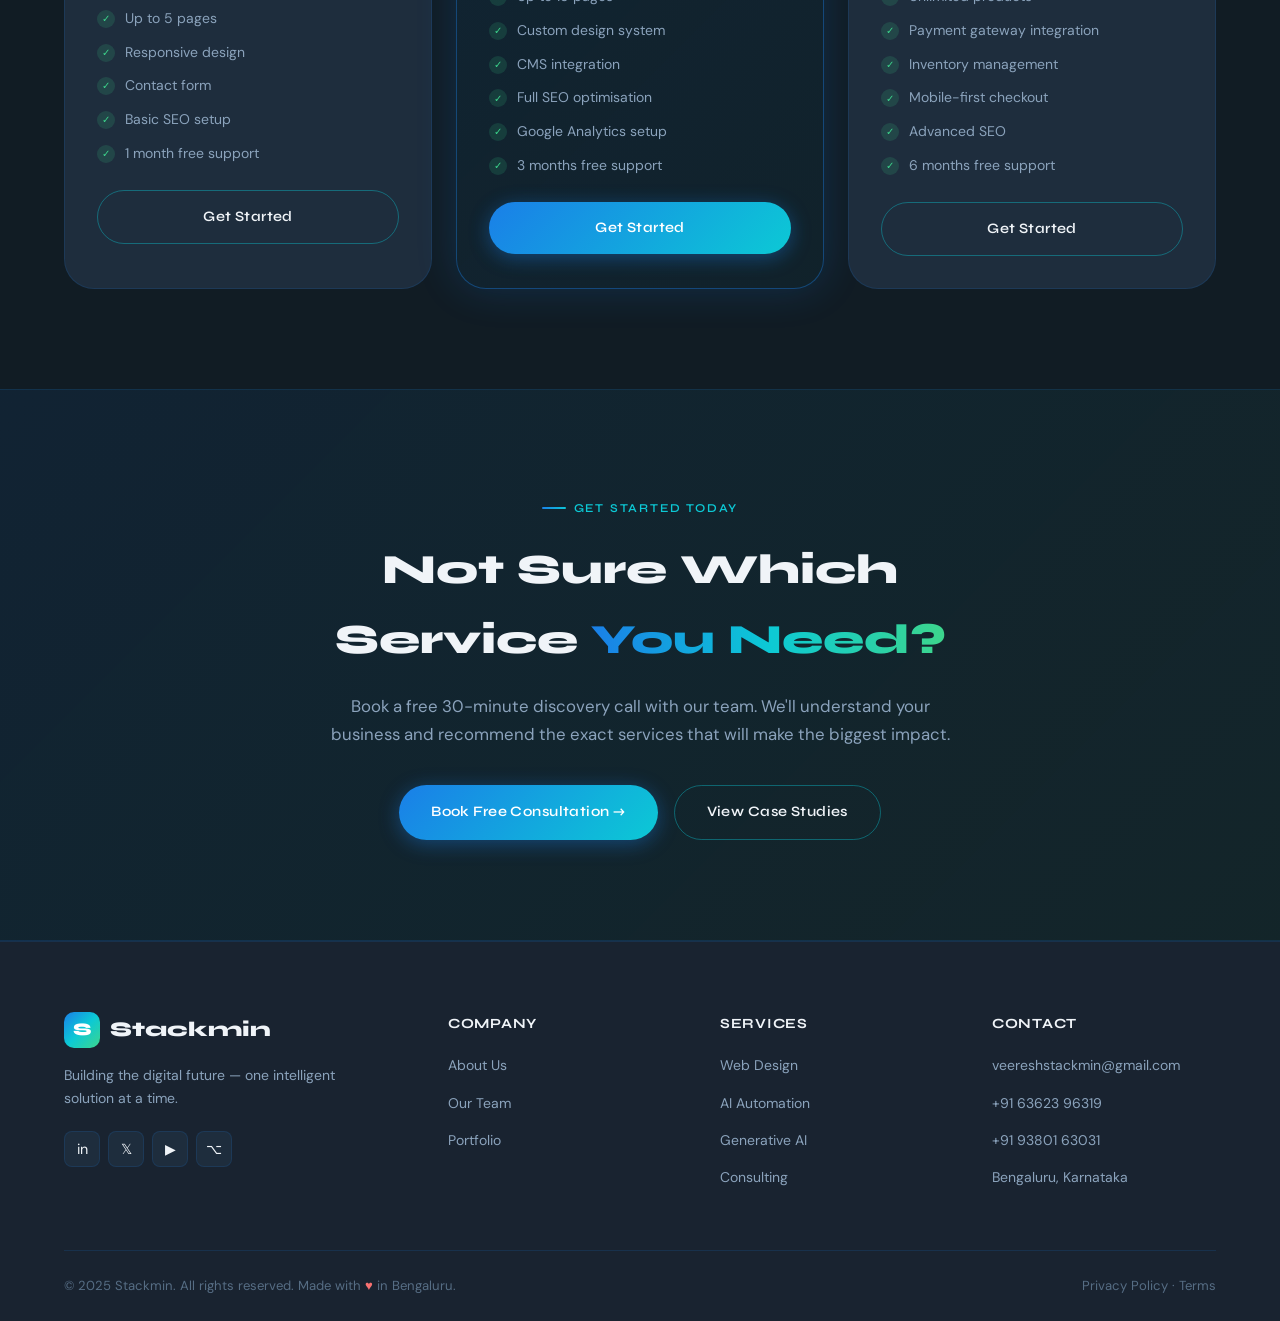
<file: services.html>
<!DOCTYPE html>
<html lang="en">
<head>
  <meta charset="UTF-8" />
  <meta name="viewport" content="width=device-width, initial-scale=1.0" />
  <title>Services — Stackmin | Web Design, AI Automation & Generative AI</title>
  <meta name="description" content="Explore Stackmin's full range of services: custom web design, AI automation, generative AI solutions, and strategic consulting for businesses in Bengaluru." />
  <link rel="stylesheet" href="style.css" />
  <style>
    /* Tab navigation */
    .service-tabs {
      display: flex;
      gap: 8px;
      flex-wrap: wrap;
      margin-bottom: 48px;
      padding: 6px;
      background: var(--bg-secondary);
      border-radius: var(--radius-lg);
      border: 1px solid var(--border);
      width: fit-content;
    }
    .tab-btn {
      padding: 10px 20px;
      font-family: var(--ff-display);
      font-size: 0.85rem;
      font-weight: 600;
      background: transparent;
      color: var(--text-secondary);
      border-radius: var(--radius-md);
      border: none;
      cursor: pointer;
      transition: var(--transition);
      white-space: nowrap;
    }
    .tab-btn:hover { color: var(--text-primary); background: rgba(255,255,255,0.04); }
    .tab-btn.active {
      background: var(--grad-blue);
      color: #fff;
      box-shadow: 0 4px 16px rgba(26,127,232,0.35);
    }

    .tab-panel { display: none; }
    .tab-panel.active { display: block; }

    /* Pricing cards */
    .pricing-grid {
      display: grid;
      grid-template-columns: repeat(auto-fit, minmax(260px, 1fr));
      gap: 24px;
      margin-top: 48px;
    }
    .pricing-card {
      background: var(--bg-card);
      border: 1px solid var(--border);
      border-radius: var(--radius-xl);
      padding: 32px;
      transition: var(--transition);
      position: relative;
    }
    .pricing-card.featured {
      border-color: rgba(26,127,232,0.4);
      background: linear-gradient(135deg, rgba(26,127,232,0.08), rgba(12,201,213,0.04));
      box-shadow: var(--shadow-glow);
    }
    .pricing-card:hover { transform: translateY(-6px); border-color: var(--border-hover); }
    .popular-badge {
      position: absolute;
      top: -12px; left: 50%;
      transform: translateX(-50%);
      background: var(--grad-blue);
      color: #fff;
      font-family: var(--ff-display);
      font-size: 0.7rem;
      font-weight: 700;
      padding: 4px 16px;
      border-radius: 50px;
      white-space: nowrap;
    }
    .pricing-name {
      font-family: var(--ff-display);
      font-size: 0.85rem;
      font-weight: 700;
      letter-spacing: 0.08em;
      text-transform: uppercase;
      color: var(--cyan);
      margin-bottom: 8px;
    }
    .pricing-price {
      font-family: var(--ff-display);
      font-size: 2rem;
      font-weight: 800;
      color: var(--text-primary);
      margin-bottom: 4px;
    }
    .pricing-price span { font-size: 1rem; font-weight: 400; color: var(--text-muted); }
    .pricing-desc { font-size: 0.85rem; color: var(--text-secondary); margin-bottom: 20px; line-height: 1.6; }
    .pricing-features { display: flex; flex-direction: column; gap: 10px; margin-bottom: 24px; }
    .pricing-features li {
      display: flex; align-items: center; gap: 10px;
      font-size: 0.875rem; color: var(--text-secondary);
    }
    .pricing-features li::before {
      content: '✓';
      width: 18px; height: 18px;
      border-radius: 50%;
      background: rgba(61,214,140,0.15);
      color: var(--green);
      font-size: 0.65rem;
      display: flex; align-items: center; justify-content: center;
      flex-shrink: 0;
    }

    .compare-table {
      width: 100%;
      border-collapse: separate;
      border-spacing: 0;
      margin-top: 40px;
      border-radius: var(--radius-lg);
      overflow: hidden;
      border: 1px solid var(--border);
    }
    .compare-table th, .compare-table td {
      padding: 14px 20px;
      text-align: left;
      font-size: 0.875rem;
      border-bottom: 1px solid var(--border);
    }
    .compare-table th {
      background: var(--bg-elevated);
      font-family: var(--ff-display);
      font-size: 0.75rem;
      font-weight: 700;
      letter-spacing: 0.08em;
      text-transform: uppercase;
      color: var(--text-secondary);
    }
    .compare-table tr:last-child td { border-bottom: none; }
    .compare-table tbody tr { background: var(--bg-card); transition: var(--transition); }
    .compare-table tbody tr:hover { background: var(--bg-elevated); }
    .compare-table td:first-child { color: var(--text-primary); font-weight: 500; }
    .chk-yes { color: var(--green); }
    .chk-no { color: var(--text-muted); }
  </style>
</head>
<body>

<!-- ── NAVBAR ── -->
<nav class="navbar" id="navbar">
  <div class="nav-inner">
    <a href="index.html" class="nav-logo">
      <div class="logo-icon">S</div>
      Stackmin
    </a>
    <ul class="nav-links">
      <li><a href="index.html">Home</a></li>
      <li><a href="about.html">About</a></li>
      <li><a href="services.html" class="active">Services</a></li>
      <li><a href="portfolio.html">Portfolio</a></li>
      <li><a href="contact.html">Contact</a></li>
    </ul>
    <div class="nav-cta">
      <a href="contact.html" class="btn btn-primary">Get a Quote</a>
      <button class="hamburger" id="hamburger">
        <span></span><span></span><span></span>
      </button>
    </div>
  </div>
</nav>
<div class="mobile-menu" id="mobileMenu">
  <a href="index.html">Home</a>
  <a href="about.html">About</a>
  <a href="services.html">Services</a>
  <a href="portfolio.html">Portfolio</a>
  <a href="contact.html">Contact</a>
  <a href="contact.html" class="btn btn-primary" style="margin-top:16px;justify-content:center;">Get a Quote</a>
</div>

<!-- ── PAGE HERO ── -->
<div class="page-hero">
  <div class="page-hero-bg"></div>
  <div class="container">
    <span class="section-label" style="justify-content:center;margin-bottom:20px;">What We Offer</span>
    <h1 class="fade-in">Services That <span class="grad-text">Move Businesses</span></h1>
    <p class="fade-in-delay-1">From your first website to a fully automated AI-powered business — explore everything Stackmin can build for you.</p>
  </div>
</div>

<!-- ── SERVICES DETAIL ── -->
<section class="section">
  <div class="container">
    <div class="service-tabs reveal">
      <button class="tab-btn active" data-tab="tab-web">🌐 Web Design</button>
      <button class="tab-btn" data-tab="tab-automation">⚙️ AI Automation</button>
      <button class="tab-btn" data-tab="tab-genai">✨ Generative AI</button>
      <button class="tab-btn" data-tab="tab-consulting">🧠 Consulting</button>
      <button class="tab-btn" data-tab="tab-more">➕ More Services</button>
    </div>

    <!-- WEB DESIGN TAB -->
    <div class="tab-panel active" id="tab-web">
      <div class="service-detail-card reveal">
        <div class="sdc-header">
          <div class="sdc-icon icon-blue" style="font-size:1.8rem;">🌐</div>
          <div>
            <h2>Web Designing & Maintenance</h2>
            <p>We create websites that don't just look good — they convert, perform, and grow with your business. Every project is custom-designed, mobile-first, and built with SEO best practices baked in from day one.</p>
          </div>
        </div>
        <div class="sdc-features">
          <div class="sdc-feature">
            <div class="sdc-check">✓</div>
            <div>
              <h4>Custom Website Design</h4>
              <p>Unique, brand-aligned designs — no templates, no compromise. Built from scratch to reflect your identity.</p>
            </div>
          </div>
          <div class="sdc-feature">
            <div class="sdc-check">✓</div>
            <div>
              <h4>Responsive Design</h4>
              <p>Pixel-perfect on mobile, tablet, and desktop. Every screen size, every device, every time.</p>
            </div>
          </div>
          <div class="sdc-feature">
            <div class="sdc-check">✓</div>
            <div>
              <h4>E-Commerce Solutions</h4>
              <p>Full-featured online stores with payment integration, inventory management, and smooth checkout flows.</p>
            </div>
          </div>
          <div class="sdc-feature">
            <div class="sdc-check">✓</div>
            <div>
              <h4>WordPress Development</h4>
              <p>Custom WordPress themes and plugins, CMS setup so you can manage your own content easily.</p>
            </div>
          </div>
          <div class="sdc-feature">
            <div class="sdc-check">✓</div>
            <div>
              <h4>Landing Pages</h4>
              <p>High-converting landing pages designed to capture leads and drive action for campaigns and launches.</p>
            </div>
          </div>
          <div class="sdc-feature">
            <div class="sdc-check">✓</div>
            <div>
              <h4>Website Maintenance</h4>
              <p>Monthly maintenance packages: updates, security monitoring, backups, and performance optimisation.</p>
            </div>
          </div>
          <div class="sdc-feature">
            <div class="sdc-check">✓</div>
            <div>
              <h4>SEO Optimisation</h4>
              <p>On-page SEO, speed optimisation, and structured data to help you rank higher on Google.</p>
            </div>
          </div>
          <div class="sdc-feature">
            <div class="sdc-check">✓</div>
            <div>
              <h4>Web App Development</h4>
              <p>Custom web applications built with modern frameworks for businesses with complex functional requirements.</p>
            </div>
          </div>
        </div>
      </div>

      <!-- Pricing -->
      <div class="reveal">
        <span class="section-label">Packages</span>
        <h3 class="section-title" style="font-size:1.8rem;">Web Design <span class="grad-text">Pricing</span></h3>
      </div>
      <div class="pricing-grid">
        <div class="pricing-card reveal">
          <div class="pricing-name">Starter</div>
          <div class="pricing-price">₹8,999 <span>one-time</span></div>
          <div class="pricing-desc">Perfect for freelancers and early-stage startups who need a professional online presence.</div>
          <ul class="pricing-features">
            <li>Up to 5 pages</li>
            <li>Responsive design</li>
            <li>Contact form</li>
            <li>Basic SEO setup</li>
            <li>1 month free support</li>
          </ul>
          <a href="contact.html" class="btn btn-outline" style="width:100%;justify-content:center;">Get Started</a>
        </div>
        <div class="pricing-card featured reveal">
          <div class="popular-badge">⭐ Most Popular</div>
          <div class="pricing-name">Business</div>
          <div class="pricing-price">₹19,999 <span>one-time</span></div>
          <div class="pricing-desc">Ideal for growing businesses that need a full-featured, conversion-focused website.</div>
          <ul class="pricing-features">
            <li>Up to 15 pages</li>
            <li>Custom design system</li>
            <li>CMS integration</li>
            <li>Full SEO optimisation</li>
            <li>Google Analytics setup</li>
            <li>3 months free support</li>
          </ul>
          <a href="contact.html" class="btn btn-primary" style="width:100%;justify-content:center;">Get Started</a>
        </div>
        <div class="pricing-card reveal">
          <div class="pricing-name">E-Commerce</div>
          <div class="pricing-price">₹34,999 <span>one-time</span></div>
          <div class="pricing-desc">A full-featured online store, ready to sell. Built for growth and scale.</div>
          <ul class="pricing-features">
            <li>Unlimited products</li>
            <li>Payment gateway integration</li>
            <li>Inventory management</li>
            <li>Mobile-first checkout</li>
            <li>Advanced SEO</li>
            <li>6 months free support</li>
          </ul>
          <a href="contact.html" class="btn btn-outline" style="width:100%;justify-content:center;">Get Started</a>
        </div>
      </div>
    </div>

    <!-- AI AUTOMATION TAB -->
    <div class="tab-panel" id="tab-automation">
      <div class="service-detail-card reveal">
        <div class="sdc-header">
          <div class="sdc-icon icon-cyan">⚙️</div>
          <div>
            <h2>AI Automation Services</h2>
            <p>Stop doing manually what a machine can do for you. We design, build, and deploy intelligent automation workflows that eliminate repetitive tasks, reduce costs, and let your team focus on what actually matters.</p>
          </div>
        </div>
        <div class="sdc-features">
          <div class="sdc-feature">
            <div class="sdc-check">✓</div>
            <div>
              <h4>Business Process Automation</h4>
              <p>End-to-end automation of repetitive workflows — from invoice processing to customer onboarding.</p>
            </div>
          </div>
          <div class="sdc-feature">
            <div class="sdc-check">✓</div>
            <div>
              <h4>Workflow Optimisation</h4>
              <p>Analyse your current processes and redesign them for maximum efficiency with smart automations.</p>
            </div>
          </div>
          <div class="sdc-feature">
            <div class="sdc-check">✓</div>
            <div>
              <h4>API & App Integration</h4>
              <p>Connect your tools — CRMs, email platforms, spreadsheets — into a seamless, automated ecosystem.</p>
            </div>
          </div>
          <div class="sdc-feature">
            <div class="sdc-check">✓</div>
            <div>
              <h4>Zapier / Make / n8n Builds</h4>
              <p>Expert builds on leading automation platforms to create powerful no-code and low-code solutions.</p>
            </div>
          </div>
          <div class="sdc-feature">
            <div class="sdc-check">✓</div>
            <div>
              <h4>Email & CRM Automation</h4>
              <p>Automated lead nurturing, follow-up sequences, and customer lifecycle management.</p>
            </div>
          </div>
          <div class="sdc-feature">
            <div class="sdc-check">✓</div>
            <div>
              <h4>Data Extraction & Reporting</h4>
              <p>Automated data pipelines that collect, process, and deliver insights to your team in real time.</p>
            </div>
          </div>
        </div>
      </div>
      <div class="reveal">
        <span class="section-label">How It Works</span>
        <h3 class="section-title" style="font-size:1.8rem;">Our <span class="grad-text">Automation Process</span></h3>
      </div>
      <div class="process-steps">
        <div class="process-step reveal">
          <div class="step-num">1</div>
          <h4>Discovery Call</h4>
          <p>We map your current workflows and identify high-impact automation opportunities.</p>
        </div>
        <div class="process-step reveal">
          <div class="step-num">2</div>
          <h4>Design & Plan</h4>
          <p>We design the automation architecture and select the right tools for your needs.</p>
        </div>
        <div class="process-step reveal">
          <div class="step-num">3</div>
          <h4>Build & Test</h4>
          <p>Our team builds, tests, and refines every automation until it runs flawlessly.</p>
        </div>
        <div class="process-step reveal">
          <div class="step-num">4</div>
          <h4>Deploy & Train</h4>
          <p>We go live and train your team to monitor and manage their new automations.</p>
        </div>
        <div class="process-step reveal">
          <div class="step-num">5</div>
          <h4>Optimise</h4>
          <p>Ongoing monitoring and optimisation to keep your automations running at peak efficiency.</p>
        </div>
      </div>
    </div>

    <!-- GENERATIVE AI TAB -->
    <div class="tab-panel" id="tab-genai">
      <div class="service-detail-card reveal">
        <div class="sdc-header">
          <div class="sdc-icon icon-green">✨</div>
          <div>
            <h2>Generative AI Solutions</h2>
            <p>We build custom AI-powered tools and systems using the latest generative AI models — tailored specifically for your business, your industry, and your data.</p>
          </div>
        </div>
        <div class="sdc-features">
          <div class="sdc-feature">
            <div class="sdc-check">✓</div>
            <div>
              <h4>AI Chatbot Development</h4>
              <p>Intelligent conversational agents for customer support, sales, and internal operations — trained on your data.</p>
            </div>
          </div>
          <div class="sdc-feature">
            <div class="sdc-check">✓</div>
            <div>
              <h4>AI Content Generation</h4>
              <p>Automated content pipelines for blogs, social media, product descriptions, and marketing copy at scale.</p>
            </div>
          </div>
          <div class="sdc-feature">
            <div class="sdc-check">✓</div>
            <div>
              <h4>Custom AI Tools</h4>
              <p>Bespoke AI-powered applications — from document analysers to intelligent recommendation engines.</p>
            </div>
          </div>
          <div class="sdc-feature">
            <div class="sdc-check">✓</div>
            <div>
              <h4>RAG Systems</h4>
              <p>Retrieval-Augmented Generation systems that let your team "chat" with your business knowledge base.</p>
            </div>
          </div>
          <div class="sdc-feature">
            <div class="sdc-check">✓</div>
            <div>
              <h4>AI Image Generation Pipelines</h4>
              <p>Automated visual content creation workflows using Stable Diffusion, DALL-E, and Midjourney APIs.</p>
            </div>
          </div>
          <div class="sdc-feature">
            <div class="sdc-check">✓</div>
            <div>
              <h4>LLM Integration</h4>
              <p>Seamlessly integrate OpenAI, Anthropic, Google Gemini, and other AI models into your existing products.</p>
            </div>
          </div>
          <div class="sdc-feature">
            <div class="sdc-check">✓</div>
            <div>
              <h4>Voice AI Solutions</h4>
              <p>AI-powered voice assistants and speech-to-text integrations for hands-free business operations.</p>
            </div>
          </div>
          <div class="sdc-feature">
            <div class="sdc-check">✓</div>
            <div>
              <h4>AI-Powered Analytics</h4>
              <p>Natural language interfaces to your business data — ask questions, get instant insights.</p>
            </div>
          </div>
        </div>
      </div>
    </div>

    <!-- CONSULTING TAB -->
    <div class="tab-panel" id="tab-consulting">
      <div class="service-detail-card reveal">
        <div class="sdc-header">
          <div class="sdc-icon" style="background:rgba(61,214,140,0.12);font-size:1.8rem;">🧠</div>
          <div>
            <h2>AI Consulting & Strategy</h2>
            <p>Not sure where to start with AI? Our consulting service helps you navigate the landscape, identify the right opportunities, and build a clear roadmap for AI adoption in your business — without the confusion and hype.</p>
          </div>
        </div>
        <div class="sdc-features">
          <div class="sdc-feature">
            <div class="sdc-check">✓</div>
            <div>
              <h4>AI Readiness Assessment</h4>
              <p>A comprehensive audit of your current operations to identify where AI can deliver the most value.</p>
            </div>
          </div>
          <div class="sdc-feature">
            <div class="sdc-check">✓</div>
            <div>
              <h4>Technology Roadmap</h4>
              <p>A phased, prioritised plan for AI adoption — aligned with your budget, team capabilities, and goals.</p>
            </div>
          </div>
          <div class="sdc-feature">
            <div class="sdc-check">✓</div>
            <div>
              <h4>Tool Selection Guidance</h4>
              <p>Cut through the noise — we help you pick the right AI tools and vendors for your specific needs.</p>
            </div>
          </div>
          <div class="sdc-feature">
            <div class="sdc-check">✓</div>
            <div>
              <h4>Team Training Workshops</h4>
              <p>Hands-on AI literacy training for your team — practical, relevant, and immediately applicable.</p>
            </div>
          </div>
        </div>
      </div>

      <!-- Comparison table -->
      <div class="reveal">
        <span class="section-label">Service Comparison</span>
        <h3 class="section-title" style="font-size:1.8rem;">Which Service Is <span class="grad-text">Right for You?</span></h3>
      </div>
      <div style="overflow-x:auto;" class="reveal">
        <table class="compare-table">
          <thead>
            <tr>
              <th>Feature</th>
              <th>Web Design</th>
              <th>AI Automation</th>
              <th>Generative AI</th>
              <th>Consulting</th>
            </tr>
          </thead>
          <tbody>
            <tr><td>Best for</td><td>New/refreshed online presence</td><td>Efficiency & cost saving</td><td>Content & customer tools</td><td>Strategic planning</td></tr>
            <tr><td>Time to deliver</td><td>2–4 weeks</td><td>1–3 weeks</td><td>2–6 weeks</td><td>1–2 weeks</td></tr>
            <tr><td>Ongoing support</td><td class="chk-yes">✓</td><td class="chk-yes">✓</td><td class="chk-yes">✓</td><td class="chk-yes">✓</td></tr>
            <tr><td>Technical complexity</td><td>Medium</td><td>Medium–High</td><td>High</td><td>Low–Medium</td></tr>
            <tr><td>Custom development</td><td class="chk-yes">✓</td><td class="chk-yes">✓</td><td class="chk-yes">✓</td><td class="chk-no">—</td></tr>
            <tr><td>Training included</td><td class="chk-yes">✓</td><td class="chk-yes">✓</td><td class="chk-yes">✓</td><td class="chk-yes">✓</td></tr>
          </tbody>
        </table>
      </div>
    </div>

    <!-- MORE SERVICES TAB -->
    <div class="tab-panel" id="tab-more">
      <div class="services-grid">
        <div class="service-card reveal">
          <div class="service-icon icon-blue">📊</div>
          <h3>AI-Powered Dashboard</h3>
          <p>Custom business intelligence dashboards with AI-driven insights, live data visualisation, and predictive analytics built for your KPIs.</p>
          <div class="service-tags"><span class="tag">Analytics</span><span class="tag">Data Viz</span><span class="tag">Coming Soon</span></div>
        </div>
        <div class="service-card reveal">
          <div class="service-icon icon-cyan">🔗</div>
          <h3>System Integrations</h3>
          <p>Connect your entire business stack — ERP, CRM, accounting software, marketplaces — into one unified, automated system.</p>
          <div class="service-tags"><span class="tag">API</span><span class="tag">Integration</span><span class="tag">Available</span></div>
        </div>
        <div class="service-card reveal">
          <div class="service-icon icon-green">📧</div>
          <h3>AI Email Marketing</h3>
          <p>AI-generated, personalised email campaigns that adapt to subscriber behaviour and maximise open rates and conversions.</p>
          <div class="service-tags"><span class="tag">Email</span><span class="tag">AI Copy</span><span class="tag">Coming Soon</span></div>
        </div>
        <div class="service-card reveal">
          <div class="service-icon" style="background:rgba(26,127,232,0.1)">🎨</div>
          <h3>Brand Identity Design</h3>
          <p>Logo design, brand guidelines, and visual identity systems that make your business instantly recognisable and professional.</p>
          <div class="service-tags"><span class="tag">Branding</span><span class="tag">Logo</span><span class="tag">Available</span></div>
        </div>
        <div class="service-card reveal">
          <div class="service-icon" style="background:rgba(12,201,213,0.1)">📱</div>
          <h3>Social Media Automation</h3>
          <p>AI-powered content scheduling, caption generation, and hashtag optimisation to grow your social media presence on autopilot.</p>
          <div class="service-tags"><span class="tag">Social</span><span class="tag">Automation</span><span class="tag">Available</span></div>
        </div>
        <div class="service-card reveal">
          <div class="service-icon" style="background:rgba(61,214,140,0.1)">🏪</div>
          <h3>Local Business Solutions</h3>
          <p>Affordable, specialised digital packages for restaurants, retail shops, clinics, and other local Bengaluru businesses.</p>
          <div class="service-tags"><span class="tag">Local SMB</span><span class="tag">Affordable</span><span class="tag">Available</span></div>
        </div>
      </div>
    </div>
  </div>
</section>

<!-- ── CTA ── -->
<section class="section cta-section">
  <div class="container">
    <div class="cta-inner reveal">
      <span class="section-label" style="justify-content:center;">Get Started Today</span>
      <h2 class="cta-title">Not Sure Which Service <span class="grad-text">You Need?</span></h2>
      <p class="cta-desc">Book a free 30-minute discovery call with our team. We'll understand your business and recommend the exact services that will make the biggest impact.</p>
      <div class="cta-actions">
        <a href="contact.html" class="btn btn-primary">Book Free Consultation →</a>
        <a href="portfolio.html" class="btn btn-outline">View Case Studies</a>
      </div>
    </div>
  </div>
</section>

<!-- ── FOOTER ── -->
<footer>
  <div class="container">
    <div class="footer-grid">
      <div class="footer-brand">
        <div class="logo-row">
          <div class="logo-icon">S</div>
          <span class="brand-name">Stackmin</span>
        </div>
        <p class="footer-tagline">Building the digital future — one intelligent solution at a time.</p>
        <div class="social-links">
          <a href="#" class="social-link">in</a>
          <a href="#" class="social-link">𝕏</a>
          <a href="#" class="social-link">▶</a>
          <a href="#" class="social-link">⌥</a>
        </div>
      </div>
      <div class="footer-col">
        <h4>Company</h4>
        <ul>
          <li><a href="about.html">About Us</a></li>
          <li><a href="about.html#team">Our Team</a></li>
          <li><a href="portfolio.html">Portfolio</a></li>
        </ul>
      </div>
      <div class="footer-col">
        <h4>Services</h4>
        <ul>
          <li><a href="services.html#web">Web Design</a></li>
          <li><a href="services.html#automation">AI Automation</a></li>
          <li><a href="services.html#genai">Generative AI</a></li>
          <li><a href="services.html#consulting">Consulting</a></li>
        </ul>
      </div>
      <div class="footer-col">
        <h4>Contact</h4>
        <ul>
          <li><a href="mailto:veereshstackmin@gmail.com">veereshstackmin@gmail.com</a></li>
          <li><a href="tel:6362396319">+91 63623 96319</a></li>
          <li><a href="tel:9380163031">+91 93801 63031</a></li>
          <li><a href="#">Bengaluru, Karnataka</a></li>
        </ul>
      </div>
    </div>
    <div class="footer-bottom">
      <p>© 2025 Stackmin. All rights reserved. Made with <span>♥</span> in Bengaluru.</p>
      <p><a href="#" style="color:var(--text-muted)">Privacy Policy</a> · <a href="#" style="color:var(--text-muted)">Terms</a></p>
    </div>
  </div>
</footer>

<script src="main.js"></script>
</body>
</html>
</file>
<file: style.css>
/* =============================================
   STACKMIN — Brand Stylesheet
   Colors extracted from logo:
   Dark BG: #1a2530  |  Blue: #1a7fe8
   Cyan: #0cc9d5     |  Green: #3dd68c
   ============================================= */

@import url('https://fonts.googleapis.com/css2?family=Syne:wght@400;500;600;700;800&family=DM+Sans:ital,opsz,wght@0,9..40,300;0,9..40,400;0,9..40,500;0,9..40,600;1,9..40,300&display=swap');

/* ── CSS Variables ── */
:root {
  --bg-primary:   #111c24;
  --bg-secondary: #192330;
  --bg-card:      #1e2d3d;
  --bg-elevated:  #243447;

  --blue:         #1a7fe8;
  --cyan:         #0cc9d5;
  --green:        #3dd68c;
  --blue-dark:    #0f5ab8;

  --grad-main:    linear-gradient(135deg, #1a7fe8 0%, #0cc9d5 50%, #3dd68c 100%);
  --grad-blue:    linear-gradient(135deg, #1a7fe8, #0cc9d5);
  --grad-green:   linear-gradient(135deg, #0cc9d5, #3dd68c);
  --grad-text:    linear-gradient(90deg, #1a7fe8, #0cc9d5, #3dd68c);

  --text-primary:   #f0f4f8;
  --text-secondary: #8ba3bc;
  --text-muted:     #566d84;
  --border:         rgba(26,127,232,0.15);
  --border-hover:   rgba(12,201,213,0.4);

  --ff-display: 'Syne', sans-serif;
  --ff-body:    'DM Sans', sans-serif;

  --radius-sm: 8px;
  --radius-md: 14px;
  --radius-lg: 20px;
  --radius-xl: 30px;

  --shadow-card: 0 8px 32px rgba(0,0,0,0.4);
  --shadow-glow: 0 0 40px rgba(26,127,232,0.2);
  --transition: 0.3s cubic-bezier(0.4,0,0.2,1);
}

/* ── Reset & Base ── */
*, *::before, *::after { box-sizing: border-box; margin: 0; padding: 0; }

html { scroll-behavior: smooth; font-size: 16px; }

body {
  font-family: var(--ff-body);
  background-color: var(--bg-primary);
  color: var(--text-primary);
  line-height: 1.7;
  overflow-x: hidden;
}

img { max-width: 100%; display: block; }
a  { text-decoration: none; color: inherit; }
ul { list-style: none; }
button { cursor: pointer; font-family: var(--ff-body); border: none; }

/* ── Utility Classes ── */
.container { max-width: 1200px; margin: 0 auto; padding: 0 24px; }
.container-sm { max-width: 800px; margin: 0 auto; padding: 0 24px; }

.grad-text {
  background: var(--grad-text);
  -webkit-background-clip: text;
  -webkit-text-fill-color: transparent;
  background-clip: text;
}

.section-label {
  display: inline-flex;
  align-items: center;
  gap: 8px;
  font-family: var(--ff-display);
  font-size: 0.75rem;
  font-weight: 600;
  letter-spacing: 0.15em;
  text-transform: uppercase;
  color: var(--cyan);
  margin-bottom: 16px;
}
.section-label::before {
  content: '';
  width: 24px; height: 2px;
  background: var(--grad-blue);
  border-radius: 2px;
}

.section-title {
  font-family: var(--ff-display);
  font-size: clamp(2rem, 4vw, 2.8rem);
  font-weight: 800;
  line-height: 1.15;
  color: var(--text-primary);
  margin-bottom: 16px;
}

.section-desc {
  font-size: 1.05rem;
  color: var(--text-secondary);
  max-width: 560px;
  line-height: 1.8;
}

.btn {
  display: inline-flex;
  align-items: center;
  gap: 8px;
  padding: 14px 32px;
  font-family: var(--ff-display);
  font-size: 0.9rem;
  font-weight: 600;
  letter-spacing: 0.03em;
  border-radius: 50px;
  transition: var(--transition);
  white-space: nowrap;
}

.btn-primary {
  background: var(--grad-blue);
  color: #fff;
  box-shadow: 0 4px 20px rgba(26,127,232,0.4);
}
.btn-primary:hover {
  transform: translateY(-2px);
  box-shadow: 0 8px 30px rgba(26,127,232,0.6);
}

.btn-outline {
  background: transparent;
  color: var(--text-primary);
  border: 1.5px solid var(--border-hover);
}
.btn-outline:hover {
  border-color: var(--cyan);
  color: var(--cyan);
  background: rgba(12,201,213,0.05);
  transform: translateY(-2px);
}

.btn-ghost {
  background: rgba(255,255,255,0.05);
  color: var(--text-primary);
  border: 1px solid var(--border);
}
.btn-ghost:hover {
  background: rgba(255,255,255,0.08);
  border-color: var(--border-hover);
}

.badge {
  display: inline-flex;
  align-items: center;
  padding: 4px 14px;
  border-radius: 50px;
  font-size: 0.75rem;
  font-weight: 600;
  letter-spacing: 0.05em;
}
.badge-blue { background: rgba(26,127,232,0.15); color: var(--blue); border: 1px solid rgba(26,127,232,0.3); }
.badge-cyan { background: rgba(12,201,213,0.12); color: var(--cyan); border: 1px solid rgba(12,201,213,0.3); }
.badge-green { background: rgba(61,214,140,0.12); color: var(--green); border: 1px solid rgba(61,214,140,0.3); }

/* ── Noise texture overlay ── */
body::before {
  content: '';
  position: fixed; inset: 0;
  background-image: url("data:image/svg+xml,%3Csvg viewBox='0 0 256 256' xmlns='http://www.w3.org/2000/svg'%3E%3Cfilter id='n'%3E%3CfeTurbulence type='fractalNoise' baseFrequency='0.9' numOctaves='4' stitchTiles='stitch'/%3E%3C/filter%3E%3Crect width='100%25' height='100%25' filter='url(%23n)' opacity='0.03'/%3E%3C/svg%3E");
  pointer-events: none;
  z-index: 0;
  opacity: 0.4;
}

/* ── NAVBAR ── */
.navbar {
  position: fixed; top: 0; left: 0; right: 0;
  z-index: 1000;
  padding: 0 24px;
  transition: var(--transition);
}
.navbar.scrolled {
  background: rgba(17,28,36,0.92);
  backdrop-filter: blur(20px);
  border-bottom: 1px solid var(--border);
  box-shadow: 0 4px 24px rgba(0,0,0,0.3);
}

/* ── LOGO — applied everywhere logo.png appears ── */
.nav-logo img,
.nav-logo img[src="logo.png"],
.navbar .logo,
.navbar img[src="logo.png"] {
  height: 52px;        /* ← change this value to resize */
  width: auto;
  display: block;
  object-fit: contain;
}

/* Hide the old gradient square icon when real logo image is present */
.nav-logo img ~ .logo-icon,
.nav-logo img + span .logo-icon {
  display: none;
}

.nav-inner {
  max-width: 1200px;
  margin: 0 auto;
  display: flex;
  align-items: center;
  justify-content: space-between;
  height: 72px;
}

.nav-logo {
  display: flex;
  align-items: center;
  gap: 10px;
  font-family: var(--ff-display);
  font-size: 1.4rem;
  font-weight: 800;
  color: var(--text-primary);
}
.nav-logo .logo-icon {
  width: 56px; height: 56px;
  background: var(--grad-main);
  border-radius: 10px;
  display: flex;
  align-items: center;
  justify-content: center;
  font-size: 1.1rem;
  font-weight: 800;
  color: #fff;
}

.nav-links {
  display: flex;
  align-items: center;
  gap: 4px;
}
.nav-links a {
  font-family: var(--ff-display);
  font-size: 0.875rem;
  font-weight: 500;
  color: var(--text-secondary);
  padding: 8px 16px;
  border-radius: 8px;
  transition: var(--transition);
}
.nav-links a:hover, .nav-links a.active {
  color: var(--text-primary);
  background: rgba(255,255,255,0.05);
}
.nav-links a.active { color: var(--cyan); }

.nav-cta { display: flex; align-items: center; gap: 12px; }

.hamburger {
  display: none;
  flex-direction: column;
  gap: 5px;
  background: none;
  padding: 8px;
}
.hamburger span {
  display: block; width: 24px; height: 2px;
  background: var(--text-primary);
  border-radius: 2px;
  transition: var(--transition);
}

/* Mobile menu */
.mobile-menu {
  display: none;
  position: fixed;
  top: 72px; left: 0; right: 0; bottom: 0;
  background: rgba(17,28,36,0.97);
  backdrop-filter: blur(20px);
  z-index: 999;
  padding: 32px 24px;
  flex-direction: column;
  gap: 8px;
}
.mobile-menu.open { display: flex; }
.mobile-menu a {
  font-family: var(--ff-display);
  font-size: 1.1rem;
  font-weight: 600;
  color: var(--text-secondary);
  padding: 14px 16px;
  border-radius: 10px;
  border: 1px solid transparent;
  transition: var(--transition);
}
.mobile-menu a:hover { color: var(--cyan); border-color: var(--border); }

/* ── HERO ── */
.hero {
  min-height: 100vh;
  display: flex;
  align-items: center;
  position: relative;
  overflow: hidden;
  padding: 120px 0 80px;
}

.hero-bg {
  position: absolute; inset: 0; z-index: 0;
}
.hero-bg .orb {
  position: absolute;
  border-radius: 50%;
  filter: blur(80px);
  opacity: 0.12;
}
.hero-bg .orb-1 {
  width: 600px; height: 600px;
  background: var(--blue);
  top: -100px; right: -100px;
}
.hero-bg .orb-2 {
  width: 400px; height: 400px;
  background: var(--green);
  bottom: -50px; left: -50px;
}
.hero-bg .orb-3 {
  width: 300px; height: 300px;
  background: var(--cyan);
  top: 50%; left: 40%;
  transform: translate(-50%, -50%);
}

.hero-grid {
  position: absolute; inset: 0;
  background-image:
    linear-gradient(rgba(26,127,232,0.04) 1px, transparent 1px),
    linear-gradient(90deg, rgba(26,127,232,0.04) 1px, transparent 1px);
  background-size: 64px 64px;
}

.hero-content {
  position: relative; z-index: 1;
  display: grid;
  grid-template-columns: 1fr 1fr;
  gap: 80px;
  align-items: center;
}

.hero-eyebrow {
  display: inline-flex;
  align-items: center;
  gap: 8px;
  background: rgba(26,127,232,0.1);
  border: 1px solid rgba(26,127,232,0.25);
  border-radius: 50px;
  padding: 6px 16px;
  font-size: 0.8rem;
  font-weight: 600;
  font-family: var(--ff-display);
  letter-spacing: 0.08em;
  color: var(--cyan);
  margin-bottom: 24px;
  text-transform: uppercase;
}
.hero-eyebrow .dot {
  width: 6px; height: 6px;
  background: var(--green);
  border-radius: 50%;
  animation: pulse 2s infinite;
}

.hero-title {
  font-family: var(--ff-display);
  font-size: clamp(2.4rem, 5vw, 4rem);
  font-weight: 800;
  line-height: 1.1;
  color: var(--text-primary);
  margin-bottom: 24px;
}

.hero-desc {
  font-size: 1.1rem;
  color: var(--text-secondary);
  line-height: 1.8;
  margin-bottom: 40px;
  max-width: 500px;
}

.hero-actions {
  display: flex;
  gap: 16px;
  flex-wrap: wrap;
  margin-bottom: 48px;
}

.hero-stats {
  display: flex;
  gap: 32px;
}
.stat {
  display: flex;
  flex-direction: column;
}
.stat-num {
  font-family: var(--ff-display);
  font-size: 1.8rem;
  font-weight: 800;
  background: var(--grad-text);
  -webkit-background-clip: text;
  -webkit-text-fill-color: transparent;
  background-clip: text;
}
.stat-label {
  font-size: 0.8rem;
  color: var(--text-muted);
  letter-spacing: 0.05em;
}

/* Hero visual */
.hero-visual {
  position: relative;
}
.hero-card-stack {
  position: relative;
  height: 420px;
}
.h-card {
  position: absolute;
  background: var(--bg-card);
  border: 1px solid var(--border);
  border-radius: var(--radius-lg);
  padding: 24px;
  box-shadow: var(--shadow-card);
  transition: var(--transition);
}
.h-card:hover { transform: translateY(-4px); box-shadow: var(--shadow-glow); }

.h-card-main {
  width: 320px;
  top: 0; left: 0;
  z-index: 3;
  background: linear-gradient(135deg, #1e2d3d, #192330);
  border-color: rgba(26,127,232,0.3);
}
.h-card-2 {
  width: 260px;
  top: 40px; right: 0;
  z-index: 2;
  animation: float1 6s ease-in-out infinite;
}
.h-card-3 {
  width: 220px;
  bottom: 0; left: 40px;
  z-index: 2;
  animation: float2 7s ease-in-out infinite;
}

.card-icon-wrap {
  width: 44px; height: 44px;
  border-radius: 12px;
  display: flex;
  align-items: center;
  justify-content: center;
  font-size: 1.3rem;
  margin-bottom: 12px;
}
.icon-blue { background: rgba(26,127,232,0.15); }
.icon-cyan { background: rgba(12,201,213,0.15); }
.icon-green { background: rgba(61,214,140,0.15); }

.card-title {
  font-family: var(--ff-display);
  font-size: 0.875rem;
  font-weight: 700;
  color: var(--text-primary);
  margin-bottom: 6px;
}
.card-desc {
  font-size: 0.8rem;
  color: var(--text-muted);
  line-height: 1.6;
}

.card-progress {
  margin-top: 16px;
}
.progress-label {
  display: flex;
  justify-content: space-between;
  font-size: 0.75rem;
  color: var(--text-muted);
  margin-bottom: 6px;
}
.progress-bar {
  height: 4px;
  background: rgba(255,255,255,0.06);
  border-radius: 4px;
  overflow: hidden;
  margin-bottom: 8px;
}
.progress-fill {
  height: 100%;
  border-radius: 4px;
  background: var(--grad-blue);
  transition: width 1.5s ease;
}

/* ── SECTIONS ── */
.section { padding: 100px 0; position: relative; }
.section-sm { padding: 60px 0; }

/* ── SERVICES CARDS ── */
.services-grid {
  display: grid;
  grid-template-columns: repeat(auto-fit, minmax(280px, 1fr));
  gap: 24px;
  margin-top: 60px;
}

.service-card {
  background: var(--bg-card);
  border: 1px solid var(--border);
  border-radius: var(--radius-lg);
  padding: 32px;
  transition: var(--transition);
  position: relative;
  overflow: hidden;
}
.service-card::before {
  content: '';
  position: absolute;
  top: 0; left: 0; right: 0;
  height: 2px;
  background: var(--grad-main);
  transform: scaleX(0);
  transform-origin: left;
  transition: transform 0.4s ease;
}
.service-card:hover::before { transform: scaleX(1); }
.service-card:hover {
  border-color: var(--border-hover);
  transform: translateY(-6px);
  box-shadow: var(--shadow-glow);
  background: var(--bg-elevated);
}

.service-icon {
  width: 56px; height: 56px;
  border-radius: 14px;
  display: flex;
  align-items: center;
  justify-content: center;
  font-size: 1.5rem;
  margin-bottom: 20px;
}

.service-card h3 {
  font-family: var(--ff-display);
  font-size: 1.15rem;
  font-weight: 700;
  color: var(--text-primary);
  margin-bottom: 12px;
}
.service-card p {
  font-size: 0.9rem;
  color: var(--text-secondary);
  line-height: 1.7;
  margin-bottom: 20px;
}

.service-tags {
  display: flex;
  flex-wrap: wrap;
  gap: 6px;
}
.tag {
  font-size: 0.72rem;
  font-weight: 500;
  padding: 4px 10px;
  border-radius: 50px;
  background: rgba(255,255,255,0.04);
  color: var(--text-muted);
  border: 1px solid var(--border);
}

/* ── WHY CHOOSE US ── */
.why-grid {
  display: grid;
  grid-template-columns: 1fr 1fr;
  gap: 60px;
  align-items: center;
  margin-top: 60px;
}

.why-list {
  display: flex;
  flex-direction: column;
  gap: 20px;
}

.why-item {
  display: flex;
  gap: 16px;
  padding: 20px;
  background: var(--bg-card);
  border: 1px solid var(--border);
  border-radius: var(--radius-md);
  transition: var(--transition);
}
.why-item:hover {
  border-color: var(--border-hover);
  background: var(--bg-elevated);
}

.why-item .wi-icon {
  flex-shrink: 0;
  width: 40px; height: 40px;
  border-radius: 10px;
  background: rgba(12,201,213,0.1);
  display: flex;
  align-items: center;
  justify-content: center;
  font-size: 1rem;
}

.why-item h4 {
  font-family: var(--ff-display);
  font-size: 0.95rem;
  font-weight: 700;
  color: var(--text-primary);
  margin-bottom: 4px;
}
.why-item p {
  font-size: 0.85rem;
  color: var(--text-secondary);
  line-height: 1.6;
}

.why-visual {
  position: relative;
  height: 400px;
  display: flex;
  align-items: center;
  justify-content: center;
}

.why-orb {
  width: 300px; height: 300px;
  border-radius: 50%;
  background: var(--grad-main);
  opacity: 0.08;
  position: absolute;
  animation: pulse-slow 4s ease-in-out infinite;
}
.why-orb-2 {
  width: 200px; height: 200px;
  opacity: 0.12;
  animation-delay: -2s;
}

.why-center {
  position: relative;
  z-index: 1;
  background: var(--bg-card);
  border: 1px solid rgba(26,127,232,0.3);
  border-radius: var(--radius-xl);
  padding: 32px;
  width: 260px;
  text-align: center;
  box-shadow: var(--shadow-glow);
}
.why-center h3 {
  font-family: var(--ff-display);
  font-size: 2.5rem;
  font-weight: 800;
  background: var(--grad-text);
  -webkit-background-clip: text;
  -webkit-text-fill-color: transparent;
  background-clip: text;
}
.why-center p {
  font-size: 0.85rem;
  color: var(--text-secondary);
  margin-top: 4px;
}

/* ── TEAM ── */
.team-grid {
  display: grid;
  grid-template-columns: repeat(auto-fit, minmax(280px, 1fr));
  gap: 32px;
  margin-top: 60px;
}

.team-card {
  background: var(--bg-card);
  border: 1px solid var(--border);
  border-radius: var(--radius-lg);
  overflow: hidden;
  transition: var(--transition);
}
.team-card:hover {
  border-color: var(--border-hover);
  transform: translateY(-6px);
  box-shadow: var(--shadow-glow);
}

.team-photo {
  height: 220px;
  background: var(--bg-secondary);
  position: relative;
  overflow: hidden;
  display: flex;
  align-items: center;
  justify-content: center;
}
.team-photo-placeholder {
  width: 100px; height: 100px;
  border-radius: 50%;
  background: var(--grad-main);
  display: flex;
  align-items: center;
  justify-content: center;
  font-family: var(--ff-display);
  font-size: 2.5rem;
  font-weight: 800;
  color: #fff;
  opacity: 0.9;
}
.team-photo::after {
  content: '';
  position: absolute;
  bottom: 0; left: 0; right: 0;
  height: 60px;
  background: linear-gradient(transparent, var(--bg-card));
}

.team-info { padding: 24px; }
.team-name {
  font-family: var(--ff-display);
  font-size: 1.2rem;
  font-weight: 800;
  color: var(--text-primary);
}
.team-role {
  font-size: 0.85rem;
  color: var(--cyan);
  font-weight: 500;
  margin: 4px 0 12px;
}
.team-bio {
  font-size: 0.875rem;
  color: var(--text-secondary);
  line-height: 1.7;
  margin-bottom: 16px;
}
.team-contact {
  display: flex;
  flex-direction: column;
  gap: 6px;
}
.team-contact a {
  display: flex;
  align-items: center;
  gap: 8px;
  font-size: 0.8rem;
  color: var(--text-muted);
  transition: var(--transition);
}
.team-contact a:hover { color: var(--cyan); }

/* ── PORTFOLIO ── */
.portfolio-grid {
  display: grid;
  grid-template-columns: repeat(auto-fit, minmax(320px, 1fr));
  gap: 28px;
  margin-top: 60px;
}

.portfolio-card {
  background: var(--bg-card);
  border: 1px solid var(--border);
  border-radius: var(--radius-lg);
  overflow: hidden;
  transition: var(--transition);
}
.portfolio-card:hover {
  border-color: var(--border-hover);
  transform: translateY(-6px);
  box-shadow: var(--shadow-glow);
}

.portfolio-thumb {
  height: 200px;
  position: relative;
  overflow: hidden;
  display: flex;
  align-items: center;
  justify-content: center;
}
.portfolio-thumb .thumb-inner {
  position: absolute; inset: 0;
  display: flex;
  align-items: center;
  justify-content: center;
  font-size: 3rem;
}
.portfolio-thumb .thumb-overlay {
  position: absolute; inset: 0;
  background: var(--grad-main);
  opacity: 0.1;
}

.portfolio-body { padding: 24px; }
.portfolio-body h3 {
  font-family: var(--ff-display);
  font-size: 1.05rem;
  font-weight: 700;
  color: var(--text-primary);
  margin-bottom: 8px;
}
.portfolio-body p {
  font-size: 0.875rem;
  color: var(--text-secondary);
  line-height: 1.7;
  margin-bottom: 16px;
}

/* ── TESTIMONIALS ── */
.testimonials-grid {
  display: grid;
  grid-template-columns: repeat(auto-fit, minmax(300px, 1fr));
  gap: 24px;
  margin-top: 60px;
}

.testimonial-card {
  background: var(--bg-card);
  border: 1px solid var(--border);
  border-radius: var(--radius-lg);
  padding: 28px;
  transition: var(--transition);
  position: relative;
}
.testimonial-card:hover {
  border-color: var(--border-hover);
  box-shadow: var(--shadow-glow);
}

.testimonial-quote {
  font-size: 2.5rem;
  line-height: 1;
  color: var(--cyan);
  opacity: 0.4;
  margin-bottom: 12px;
}
.testimonial-text {
  font-size: 0.9rem;
  color: var(--text-secondary);
  line-height: 1.8;
  margin-bottom: 20px;
  font-style: italic;
}
.testimonial-author {
  display: flex;
  align-items: center;
  gap: 12px;
}
.author-avatar {
  width: 40px; height: 40px;
  border-radius: 50%;
  background: var(--grad-main);
  display: flex;
  align-items: center;
  justify-content: center;
  font-family: var(--ff-display);
  font-weight: 700;
  font-size: 0.85rem;
  color: #fff;
}
.author-name {
  font-family: var(--ff-display);
  font-weight: 700;
  font-size: 0.875rem;
  color: var(--text-primary);
}
.author-company {
  font-size: 0.78rem;
  color: var(--text-muted);
}
.stars { color: #fbbf24; font-size: 0.8rem; margin-bottom: 2px; }

/* ── VALUES ── */
.values-grid {
  display: grid;
  grid-template-columns: repeat(auto-fit, minmax(200px, 1fr));
  gap: 20px;
  margin-top: 60px;
}

.value-card {
  background: var(--bg-card);
  border: 1px solid var(--border);
  border-radius: var(--radius-lg);
  padding: 28px;
  text-align: center;
  transition: var(--transition);
}
.value-card:hover {
  border-color: var(--border-hover);
  transform: translateY(-4px);
}
.value-icon {
  font-size: 2rem;
  margin-bottom: 12px;
}
.value-card h4 {
  font-family: var(--ff-display);
  font-size: 0.95rem;
  font-weight: 700;
  color: var(--text-primary);
  margin-bottom: 8px;
}
.value-card p {
  font-size: 0.82rem;
  color: var(--text-secondary);
  line-height: 1.6;
}

/* ── CTA SECTION ── */
.cta-section {
  background: linear-gradient(135deg, rgba(26,127,232,0.08), rgba(61,214,140,0.05));
  border-top: 1px solid var(--border);
  border-bottom: 1px solid var(--border);
}
.cta-inner {
  text-align: center;
  max-width: 640px;
  margin: 0 auto;
}
.cta-title {
  font-family: var(--ff-display);
  font-size: clamp(1.8rem, 3.5vw, 2.6rem);
  font-weight: 800;
  margin-bottom: 16px;
}
.cta-desc {
  font-size: 1.05rem;
  color: var(--text-secondary);
  margin-bottom: 36px;
}
.cta-actions {
  display: flex;
  gap: 16px;
  justify-content: center;
  flex-wrap: wrap;
}

/* ── CONTACT ── */
.contact-grid {
  display: grid;
  grid-template-columns: 1fr 1.2fr;
  gap: 60px;
  margin-top: 60px;
}

.contact-info-card {
  background: var(--bg-card);
  border: 1px solid var(--border);
  border-radius: var(--radius-lg);
  padding: 32px;
  height: fit-content;
}
.contact-info-card h3 {
  font-family: var(--ff-display);
  font-size: 1.2rem;
  font-weight: 700;
  color: var(--text-primary);
  margin-bottom: 8px;
}
.contact-info-card p {
  font-size: 0.875rem;
  color: var(--text-secondary);
  margin-bottom: 24px;
  line-height: 1.6;
}

.contact-items { display: flex; flex-direction: column; gap: 16px; }
.contact-item {
  display: flex;
  align-items: flex-start;
  gap: 14px;
  padding: 14px;
  border-radius: var(--radius-md);
  border: 1px solid var(--border);
  background: rgba(255,255,255,0.02);
  transition: var(--transition);
}
.contact-item:hover {
  border-color: var(--border-hover);
  background: rgba(255,255,255,0.04);
}
.contact-item .ci-icon {
  width: 36px; height: 36px;
  flex-shrink: 0;
  border-radius: 8px;
  background: rgba(12,201,213,0.1);
  display: flex;
  align-items: center;
  justify-content: center;
  font-size: 0.95rem;
}
.contact-item .ci-label {
  font-size: 0.75rem;
  color: var(--text-muted);
  letter-spacing: 0.05em;
  text-transform: uppercase;
  font-weight: 600;
  margin-bottom: 2px;
}
.contact-item .ci-value {
  font-size: 0.875rem;
  color: var(--text-primary);
  font-weight: 500;
}
.contact-item a.ci-value:hover { color: var(--cyan); }

.divider {
  height: 1px;
  background: var(--border);
  margin: 24px 0;
}

/* Contact Form */
.contact-form-wrap {
  background: var(--bg-card);
  border: 1px solid var(--border);
  border-radius: var(--radius-lg);
  padding: 36px;
}
.form-title {
  font-family: var(--ff-display);
  font-size: 1.3rem;
  font-weight: 700;
  color: var(--text-primary);
  margin-bottom: 6px;
}
.form-subtitle {
  font-size: 0.875rem;
  color: var(--text-secondary);
  margin-bottom: 28px;
}

.form-row { display: grid; grid-template-columns: 1fr 1fr; gap: 16px; }

.form-group { margin-bottom: 20px; }
.form-group label {
  display: block;
  font-size: 0.8rem;
  font-weight: 600;
  color: var(--text-secondary);
  margin-bottom: 8px;
  letter-spacing: 0.04em;
  text-transform: uppercase;
}
.form-group input,
.form-group textarea,
.form-group select {
  width: 100%;
  background: var(--bg-secondary);
  border: 1px solid var(--border);
  border-radius: var(--radius-sm);
  padding: 12px 16px;
  font-family: var(--ff-body);
  font-size: 0.9rem;
  color: var(--text-primary);
  transition: var(--transition);
  outline: none;
  -webkit-appearance: none;
}
.form-group input:focus,
.form-group textarea:focus,
.form-group select:focus {
  border-color: var(--cyan);
  background: var(--bg-card);
  box-shadow: 0 0 0 3px rgba(12,201,213,0.08);
}
.form-group input::placeholder,
.form-group textarea::placeholder {
  color: var(--text-muted);
}
.form-group textarea { min-height: 120px; resize: vertical; }
.form-group select option { background: var(--bg-card); }

.form-error {
  font-size: 0.75rem;
  color: #f87171;
  margin-top: 4px;
  display: none;
}
.form-group.has-error input,
.form-group.has-error textarea {
  border-color: #f87171;
}
.form-group.has-error .form-error { display: block; }

.form-success {
  display: none;
  background: rgba(61,214,140,0.1);
  border: 1px solid rgba(61,214,140,0.3);
  border-radius: var(--radius-md);
  padding: 16px;
  color: var(--green);
  font-size: 0.9rem;
  margin-top: 16px;
  text-align: center;
}
.form-success.show { display: block; }

.btn-submit {
  width: 100%;
  background: var(--grad-blue);
  color: #fff;
  padding: 16px;
  border-radius: 10px;
  font-family: var(--ff-display);
  font-size: 0.95rem;
  font-weight: 700;
  letter-spacing: 0.03em;
  border: none;
  cursor: pointer;
  transition: var(--transition);
  box-shadow: 0 4px 20px rgba(26,127,232,0.35);
}
.btn-submit:hover {
  transform: translateY(-2px);
  box-shadow: 0 8px 30px rgba(26,127,232,0.55);
}

/* ── FOOTER ── */
footer {
  background: var(--bg-secondary);
  border-top: 1px solid var(--border);
  padding: 70px 0 0;
}

.footer-grid {
  display: grid;
  grid-template-columns: 1.5fr 1fr 1fr 1fr;
  gap: 48px;
  margin-bottom: 60px;
}

.footer-brand .logo-row {
  display: flex;
  align-items: center;
  gap: 10px;
  margin-bottom: 16px;
}
.footer-brand .logo-icon {
  width: 36px; height: 36px;
  background: var(--grad-main);
  border-radius: 10px;
  display: flex;
  align-items: center;
  justify-content: center;
  font-family: var(--ff-display);
  font-size: 1.1rem;
  font-weight: 800;
  color: #fff;
}
.footer-brand .brand-name {
  font-family: var(--ff-display);
  font-size: 1.3rem;
  font-weight: 800;
}

/* Footer logo image sizing */
.footer-brand .logo-row img,
.footer-brand img[src="logo.png"] {
  height: 36px;
  width: auto;
  object-fit: contain;
}

.footer-tagline {
  font-size: 0.875rem;
  color: var(--text-secondary);
  line-height: 1.7;
  margin-bottom: 20px;
  max-width: 280px;
}

.social-links {
  display: flex;
  gap: 8px;
}
.social-link {
  width: 36px; height: 36px;
  border-radius: 8px;
  background: var(--bg-card);
  border: 1px solid var(--border);
  display: flex;
  align-items: center;
  justify-content: center;
  font-size: 0.9rem;
  transition: var(--transition);
}
.social-link:hover {
  border-color: var(--cyan);
  color: var(--cyan);
  transform: translateY(-2px);
}

.footer-col h4 {
  font-family: var(--ff-display);
  font-size: 0.875rem;
  font-weight: 700;
  color: var(--text-primary);
  margin-bottom: 16px;
  letter-spacing: 0.05em;
  text-transform: uppercase;
}
.footer-col ul { display: flex; flex-direction: column; gap: 10px; }
.footer-col ul li a {
  font-size: 0.875rem;
  color: var(--text-secondary);
  transition: var(--transition);
}
.footer-col ul li a:hover { color: var(--cyan); }

.footer-bottom {
  border-top: 1px solid var(--border);
  padding: 24px 0;
  display: flex;
  align-items: center;
  justify-content: space-between;
  gap: 16px;
  flex-wrap: wrap;
}
.footer-bottom p {
  font-size: 0.82rem;
  color: var(--text-muted);
}
.footer-bottom span { color: #f87171; }

/* ── PAGE HEADER ── */
.page-hero {
  padding: 160px 0 80px;
  position: relative;
  overflow: hidden;
  text-align: center;
}
.page-hero-bg {
  position: absolute; inset: 0;
  background: radial-gradient(ellipse at 50% 0%, rgba(26,127,232,0.12) 0%, transparent 70%);
}
.page-hero .container { position: relative; z-index: 1; }
.page-hero h1 {
  font-family: var(--ff-display);
  font-size: clamp(2.4rem, 5vw, 3.5rem);
  font-weight: 800;
  color: var(--text-primary);
  margin-bottom: 16px;
}
.page-hero p {
  font-size: 1.1rem;
  color: var(--text-secondary);
  max-width: 560px;
  margin: 0 auto;
  line-height: 1.8;
}

/* ── ABOUT STORY ── */
.story-grid {
  display: grid;
  grid-template-columns: 1fr 1fr;
  gap: 80px;
  align-items: center;
}
.story-text h2 {
  font-family: var(--ff-display);
  font-size: 2rem;
  font-weight: 800;
  margin-bottom: 20px;
}
.story-text p {
  font-size: 0.95rem;
  color: var(--text-secondary);
  line-height: 1.8;
  margin-bottom: 16px;
}
.story-visual {
  position: relative;
  height: 360px;
  display: flex;
  align-items: center;
  justify-content: center;
}

.mission-grid {
  display: grid;
  grid-template-columns: 1fr 1fr;
  gap: 24px;
  margin-top: 60px;
}
.mission-card {
  background: var(--bg-card);
  border: 1px solid var(--border);
  border-radius: var(--radius-lg);
  padding: 32px;
  transition: var(--transition);
}
.mission-card:hover {
  border-color: var(--border-hover);
  transform: translateY(-4px);
}
.mission-icon {
  font-size: 2rem;
  margin-bottom: 14px;
}
.mission-card h3 {
  font-family: var(--ff-display);
  font-size: 1.15rem;
  font-weight: 700;
  color: var(--text-primary);
  margin-bottom: 10px;
}
.mission-card p {
  font-size: 0.875rem;
  color: var(--text-secondary);
  line-height: 1.75;
}

/* ── SERVICES DETAIL ── */
.service-detail-card {
  background: var(--bg-card);
  border: 1px solid var(--border);
  border-radius: var(--radius-xl);
  padding: 40px;
  margin-bottom: 32px;
  transition: var(--transition);
}
.service-detail-card:hover {
  border-color: var(--border-hover);
  box-shadow: var(--shadow-glow);
}

.sdc-header {
  display: flex;
  align-items: flex-start;
  gap: 20px;
  margin-bottom: 24px;
}
.sdc-icon {
  width: 64px; height: 64px;
  border-radius: 16px;
  display: flex;
  align-items: center;
  justify-content: center;
  font-size: 1.8rem;
  flex-shrink: 0;
}
.sdc-header h2 {
  font-family: var(--ff-display);
  font-size: 1.5rem;
  font-weight: 800;
  color: var(--text-primary);
  margin-bottom: 6px;
}
.sdc-header p {
  font-size: 0.9rem;
  color: var(--text-secondary);
  line-height: 1.6;
}

.sdc-features {
  display: grid;
  grid-template-columns: repeat(auto-fit, minmax(220px, 1fr));
  gap: 16px;
}
.sdc-feature {
  padding: 16px;
  background: var(--bg-secondary);
  border-radius: var(--radius-md);
  border: 1px solid var(--border);
  display: flex;
  align-items: flex-start;
  gap: 12px;
  transition: var(--transition);
}
.sdc-feature:hover { border-color: var(--border-hover); }
.sdc-check {
  width: 20px; height: 20px;
  border-radius: 50%;
  background: rgba(61,214,140,0.15);
  flex-shrink: 0;
  display: flex;
  align-items: center;
  justify-content: center;
  font-size: 0.65rem;
  color: var(--green);
  margin-top: 1px;
}
.sdc-feature h4 {
  font-family: var(--ff-display);
  font-size: 0.85rem;
  font-weight: 700;
  color: var(--text-primary);
  margin-bottom: 3px;
}
.sdc-feature p {
  font-size: 0.78rem;
  color: var(--text-muted);
  line-height: 1.5;
}

/* ── PROCESS ── */
.process-steps {
  display: grid;
  grid-template-columns: repeat(auto-fit, minmax(180px, 1fr));
  gap: 20px;
  margin-top: 60px;
  position: relative;
}
.process-step {
  text-align: center;
  padding: 28px 20px;
  background: var(--bg-card);
  border: 1px solid var(--border);
  border-radius: var(--radius-lg);
  transition: var(--transition);
}
.process-step:hover {
  border-color: var(--border-hover);
  transform: translateY(-4px);
}
.step-num {
  width: 44px; height: 44px;
  border-radius: 50%;
  background: var(--grad-blue);
  color: #fff;
  font-family: var(--ff-display);
  font-weight: 800;
  font-size: 1rem;
  display: flex;
  align-items: center;
  justify-content: center;
  margin: 0 auto 14px;
}
.process-step h4 {
  font-family: var(--ff-display);
  font-size: 0.9rem;
  font-weight: 700;
  color: var(--text-primary);
  margin-bottom: 6px;
}
.process-step p {
  font-size: 0.78rem;
  color: var(--text-secondary);
  line-height: 1.5;
}

/* ── PRICING BADGE ── */
.pricing-tag {
  display: inline-flex;
  align-items: center;
  gap: 6px;
  background: var(--grad-main);
  color: #fff;
  font-size: 0.78rem;
  font-weight: 700;
  padding: 5px 14px;
  border-radius: 50px;
  margin-top: 16px;
}

/* ── ANIMATIONS ── */
@keyframes float1 {
  0%, 100% { transform: translateY(0px) rotate(0deg); }
  50% { transform: translateY(-12px) rotate(1deg); }
}
@keyframes float2 {
  0%, 100% { transform: translateY(0px) rotate(0deg); }
  50% { transform: translateY(10px) rotate(-1deg); }
}
@keyframes pulse {
  0%, 100% { opacity: 1; transform: scale(1); }
  50% { opacity: 0.5; transform: scale(0.8); }
}
@keyframes pulse-slow {
  0%, 100% { transform: scale(1); }
  50% { transform: scale(1.05); }
}
@keyframes fadeInUp {
  from { opacity: 0; transform: translateY(30px); }
  to { opacity: 1; transform: translateY(0); }
}
@keyframes slideInRight {
  from { opacity: 0; transform: translateX(30px); }
  to { opacity: 1; transform: translateX(0); }
}

.fade-in { animation: fadeInUp 0.7s ease forwards; }
.fade-in-delay-1 { animation-delay: 0.15s; opacity: 0; animation-fill-mode: forwards; animation-name: fadeInUp; animation-duration: 0.7s; animation-timing-function: ease; }
.fade-in-delay-2 { animation-delay: 0.3s; opacity: 0; animation-fill-mode: forwards; animation-name: fadeInUp; animation-duration: 0.7s; animation-timing-function: ease; }
.fade-in-delay-3 { animation-delay: 0.45s; opacity: 0; animation-fill-mode: forwards; animation-name: fadeInUp; animation-duration: 0.7s; animation-timing-function: ease; }

/* Scroll reveal */
.reveal {
  opacity: 0;
  transform: translateY(24px);
  transition: opacity 0.7s ease, transform 0.7s ease;
}
.reveal.visible {
  opacity: 1;
  transform: translateY(0);
}

/* ── RESPONSIVE ── */
@media (max-width: 1024px) {
  .footer-grid { grid-template-columns: 1fr 1fr; }
  .hero-content { grid-template-columns: 1fr; gap: 48px; }
  .hero-visual { display: none; }
  .why-grid { grid-template-columns: 1fr; }
  .why-visual { display: none; }
  .story-grid { grid-template-columns: 1fr; gap: 40px; }
  .story-visual { display: none; }
  .contact-grid { grid-template-columns: 1fr; }
  .mission-grid { grid-template-columns: 1fr; }
}

@media (max-width: 768px) {
  .nav-links, .nav-cta .btn { display: none; }
  .hamburger { display: flex; }
  .section { padding: 70px 0; }
  .footer-grid { grid-template-columns: 1fr; gap: 32px; }
  .form-row { grid-template-columns: 1fr; }
  .hero-stats { gap: 20px; }
  .sdc-header { flex-direction: column; }

  /* Slightly smaller logo on mobile */
  .nav-logo img,
  .nav-logo img[src="logo.png"],
  .navbar .logo,
  .navbar img[src="logo.png"] {
    height: 40px;
  }
}

@media (max-width: 480px) {
  .hero-title { font-size: 2rem; }
  .hero-actions { flex-direction: column; }
  .hero-actions .btn { width: 100%; justify-content: center; }
  .cta-actions { flex-direction: column; }
  .cta-actions .btn { width: 100%; justify-content: center; }
}
</file>
